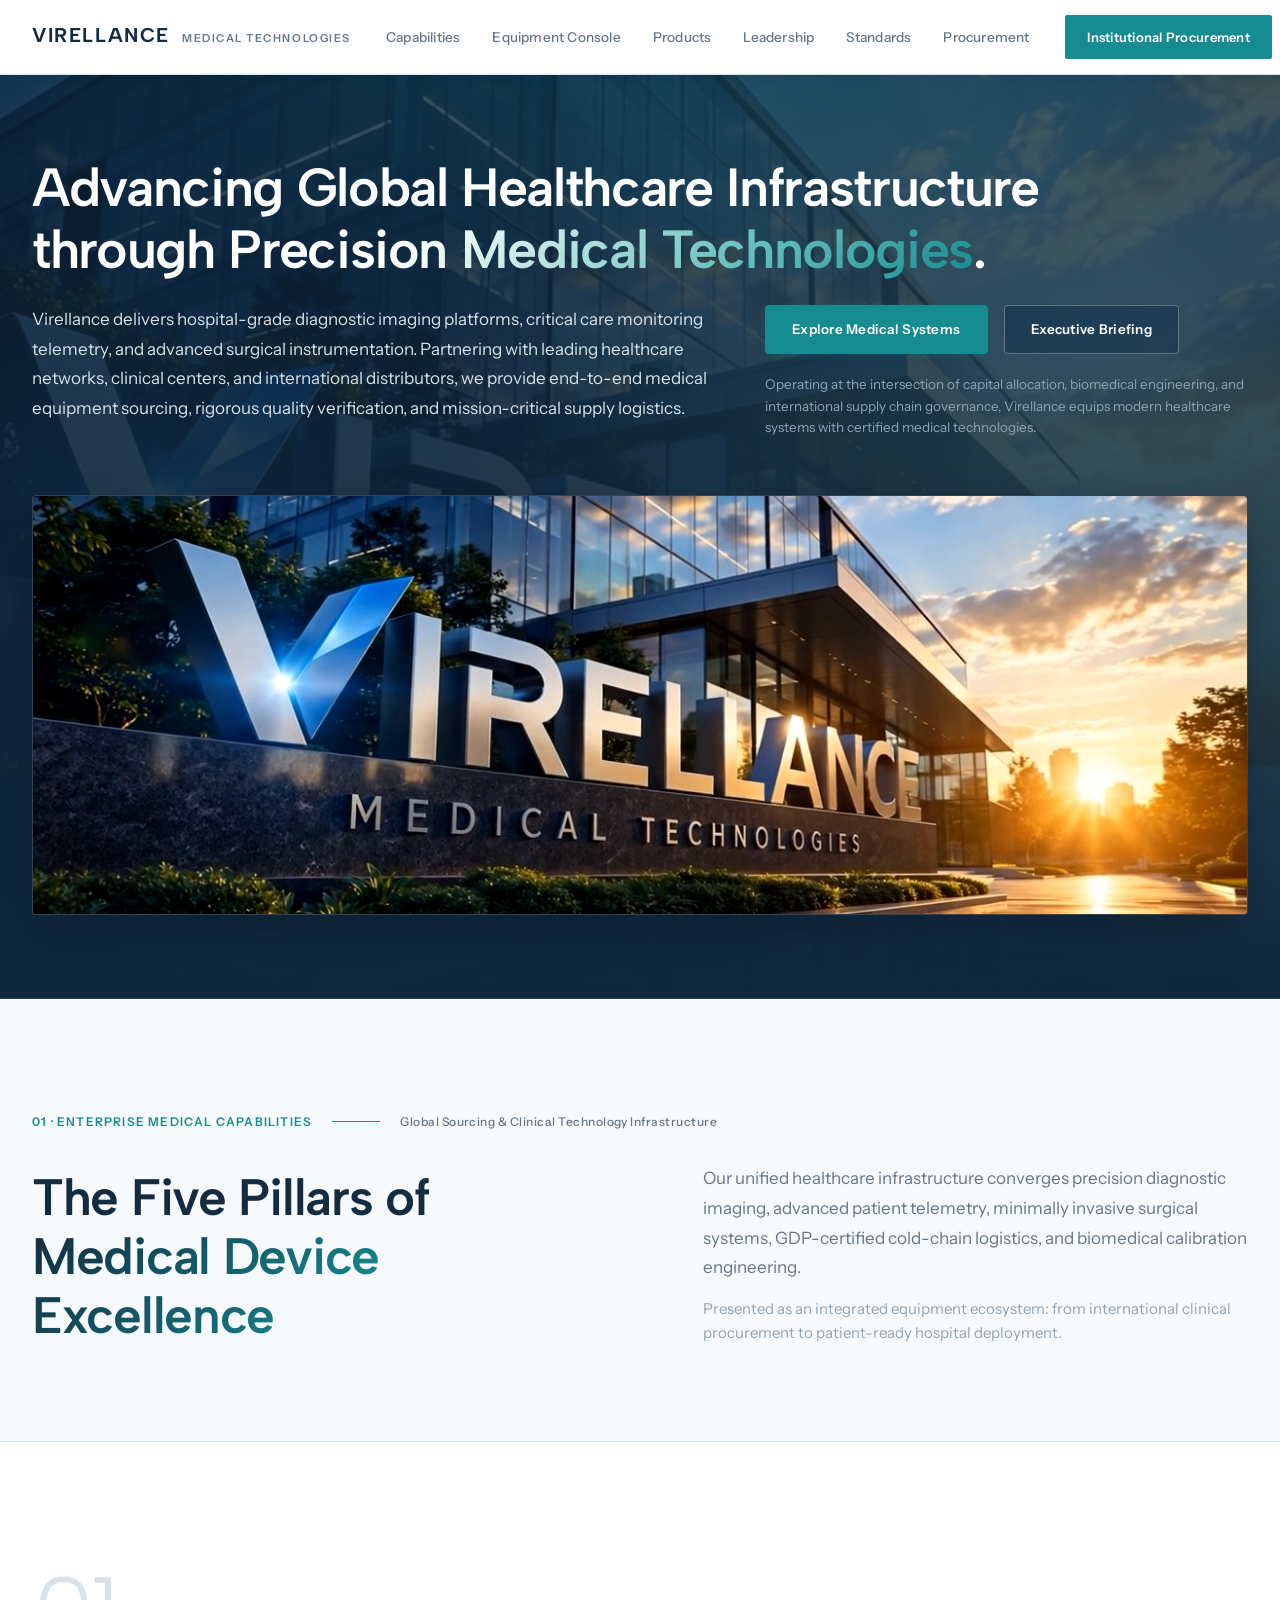
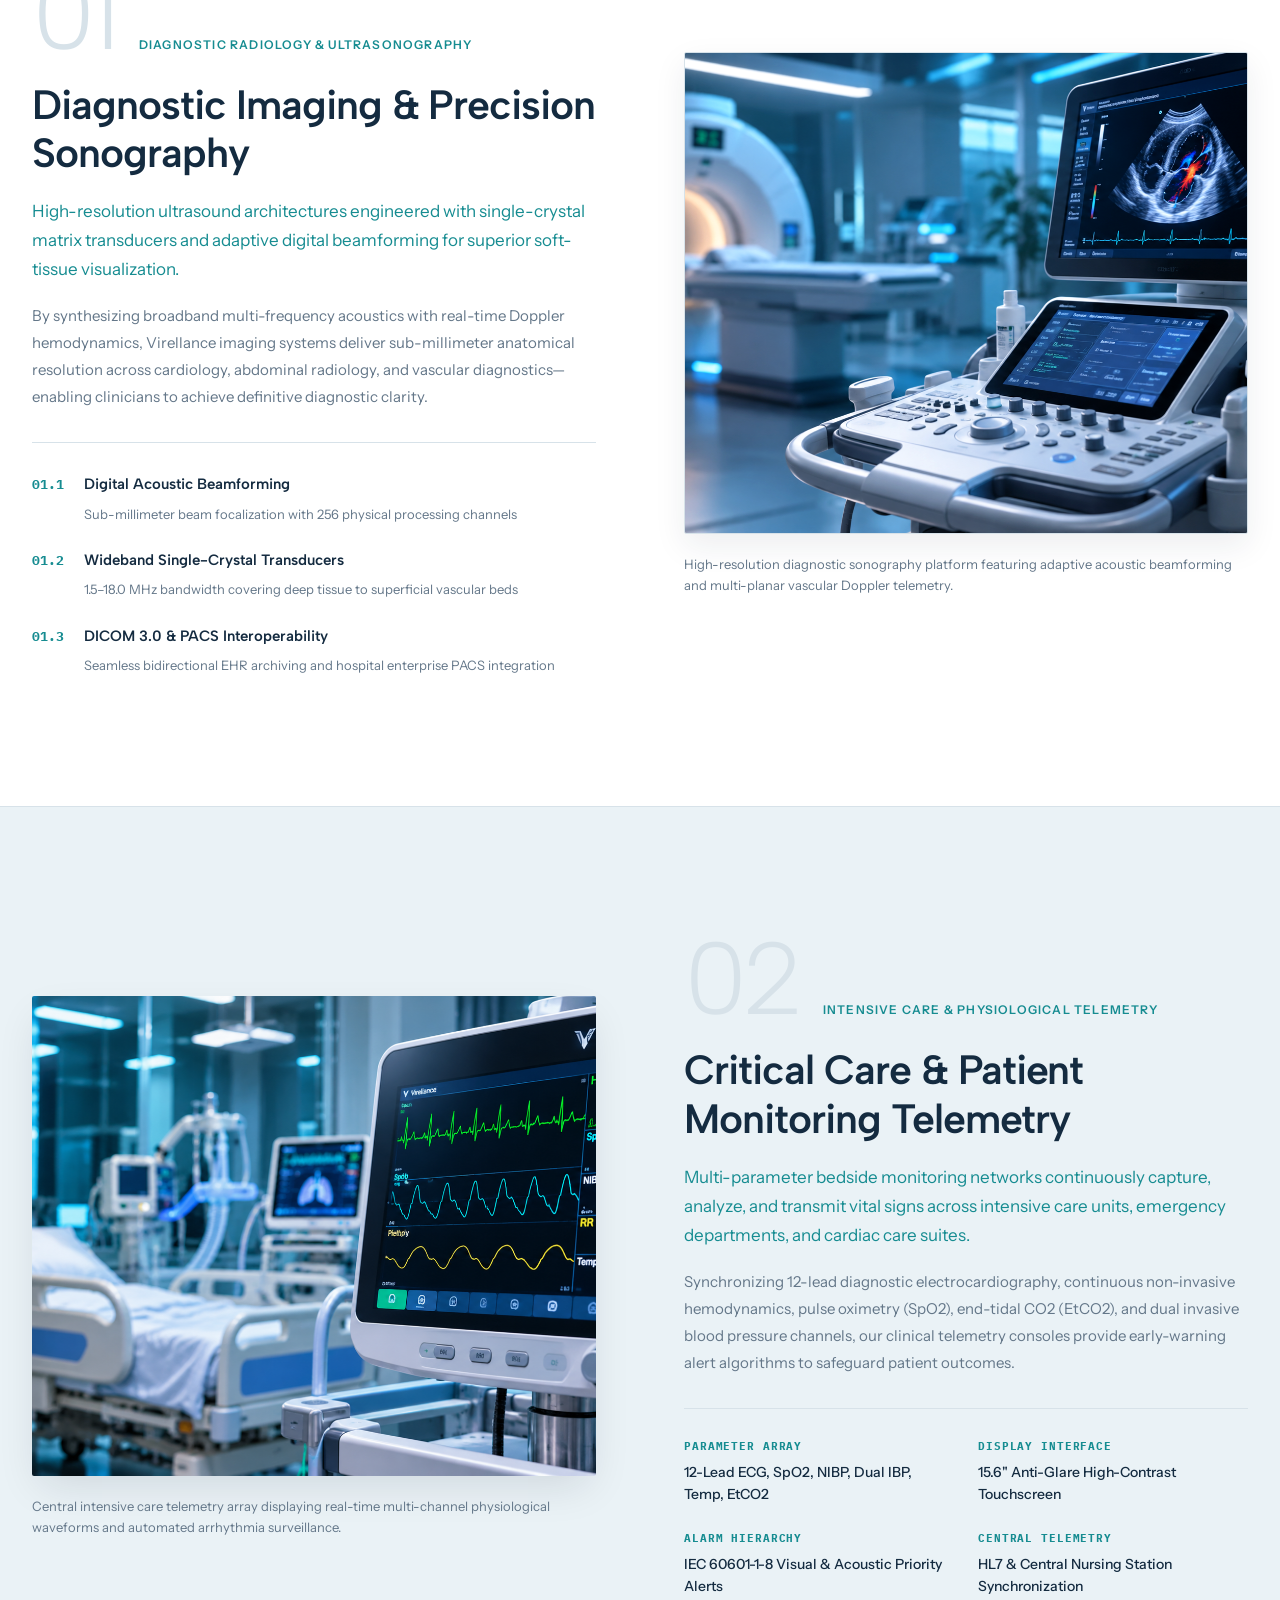
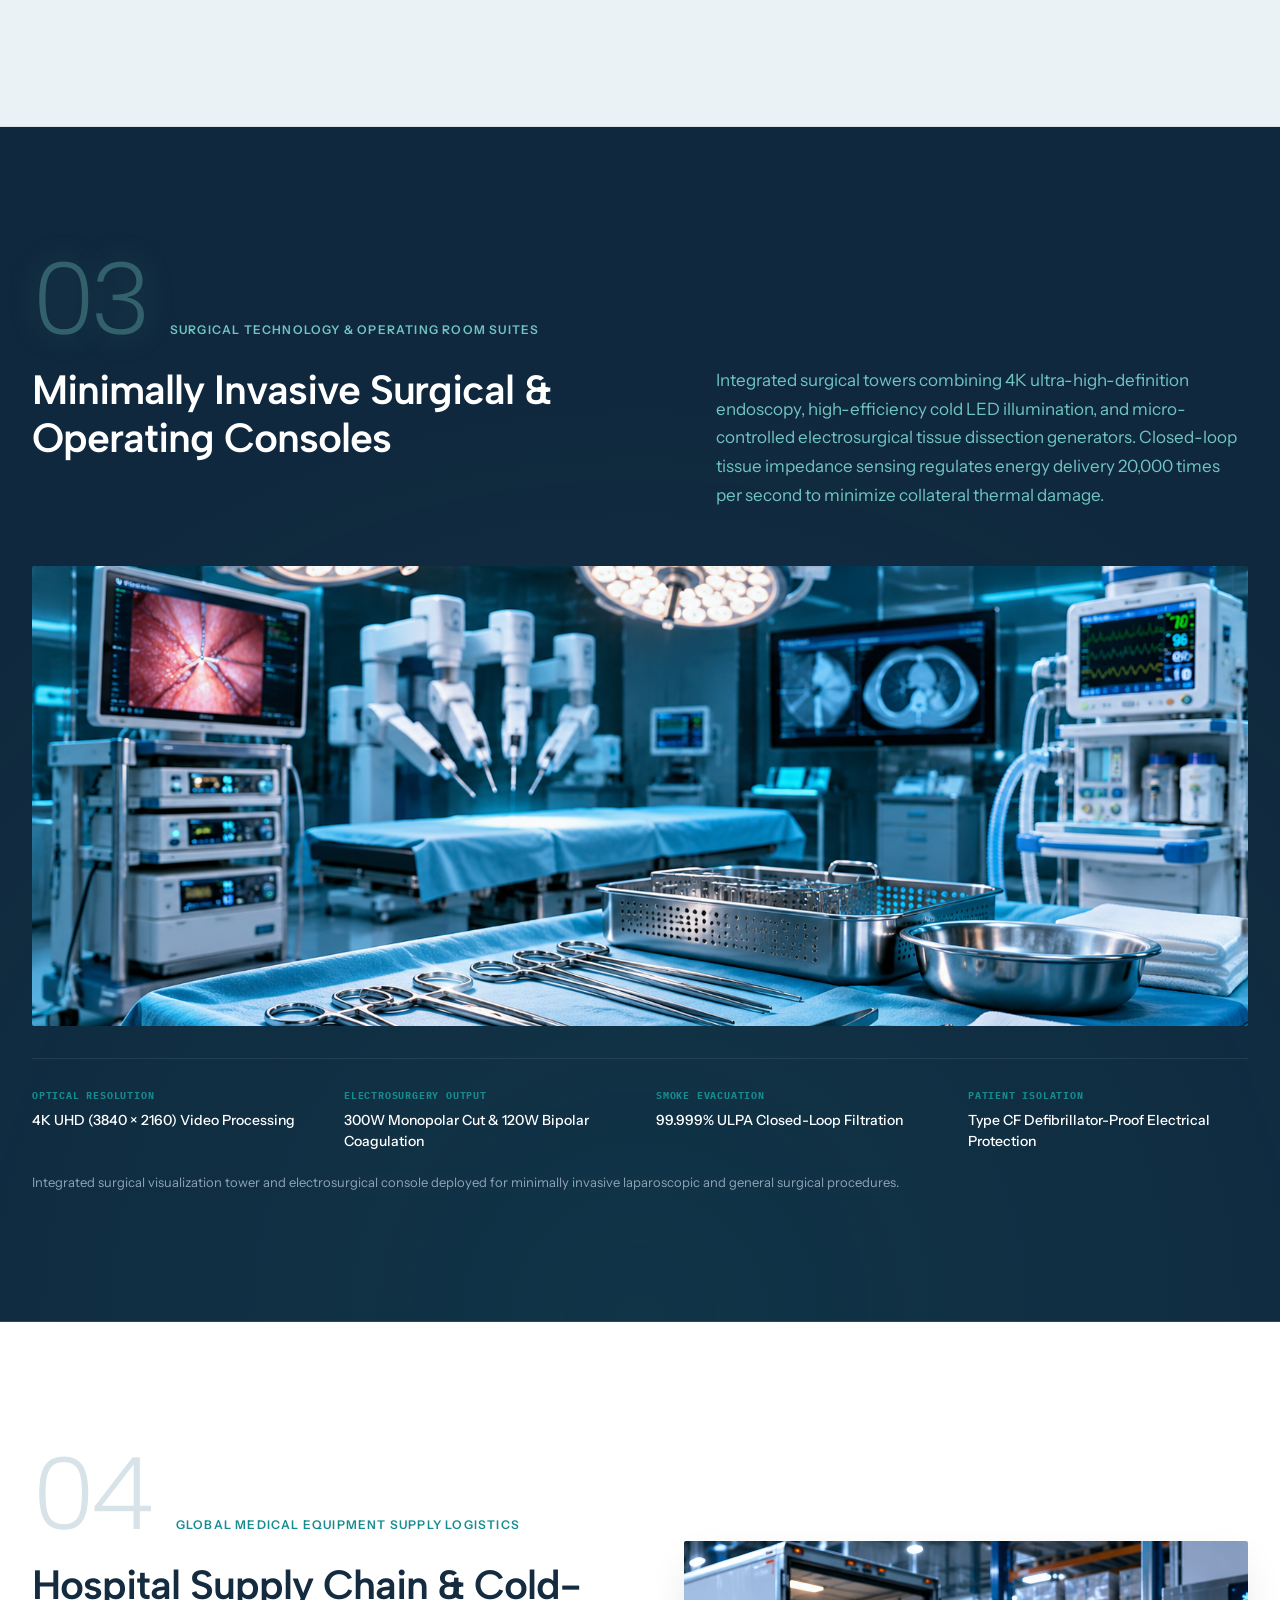
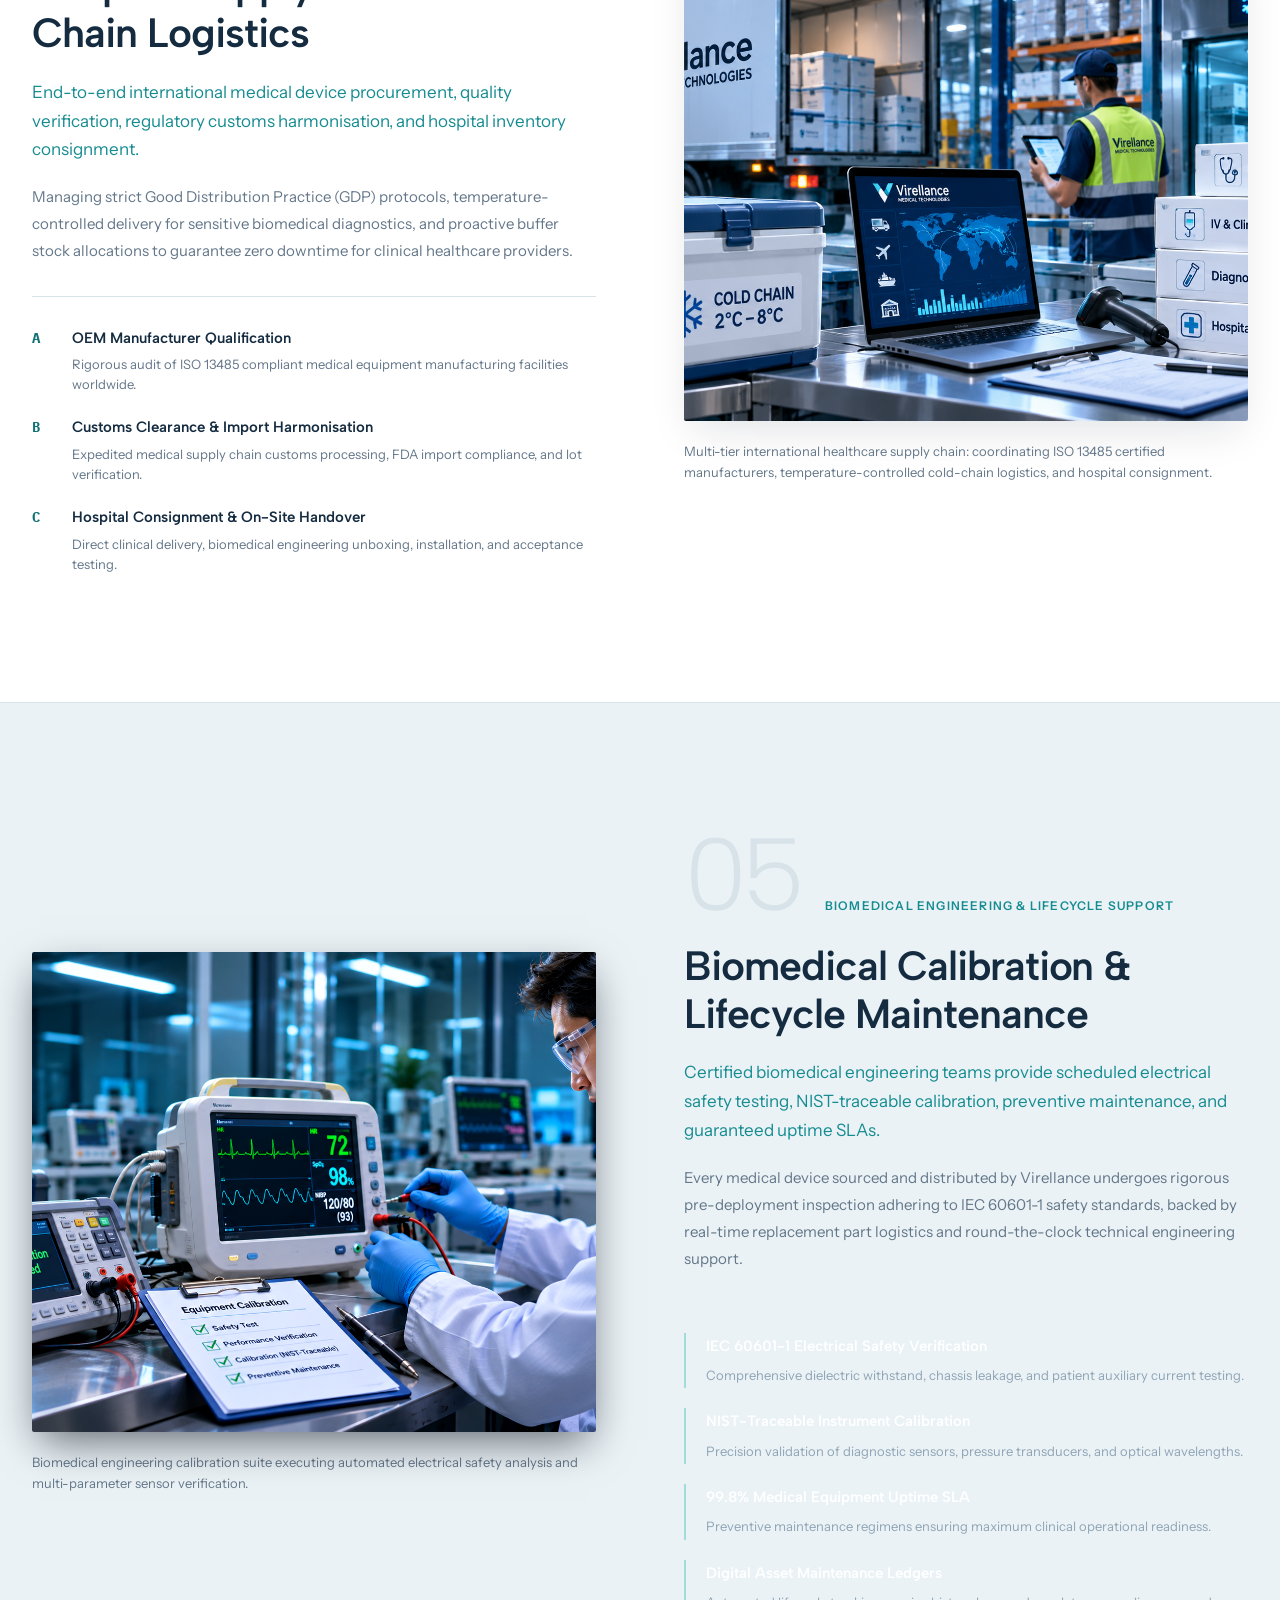
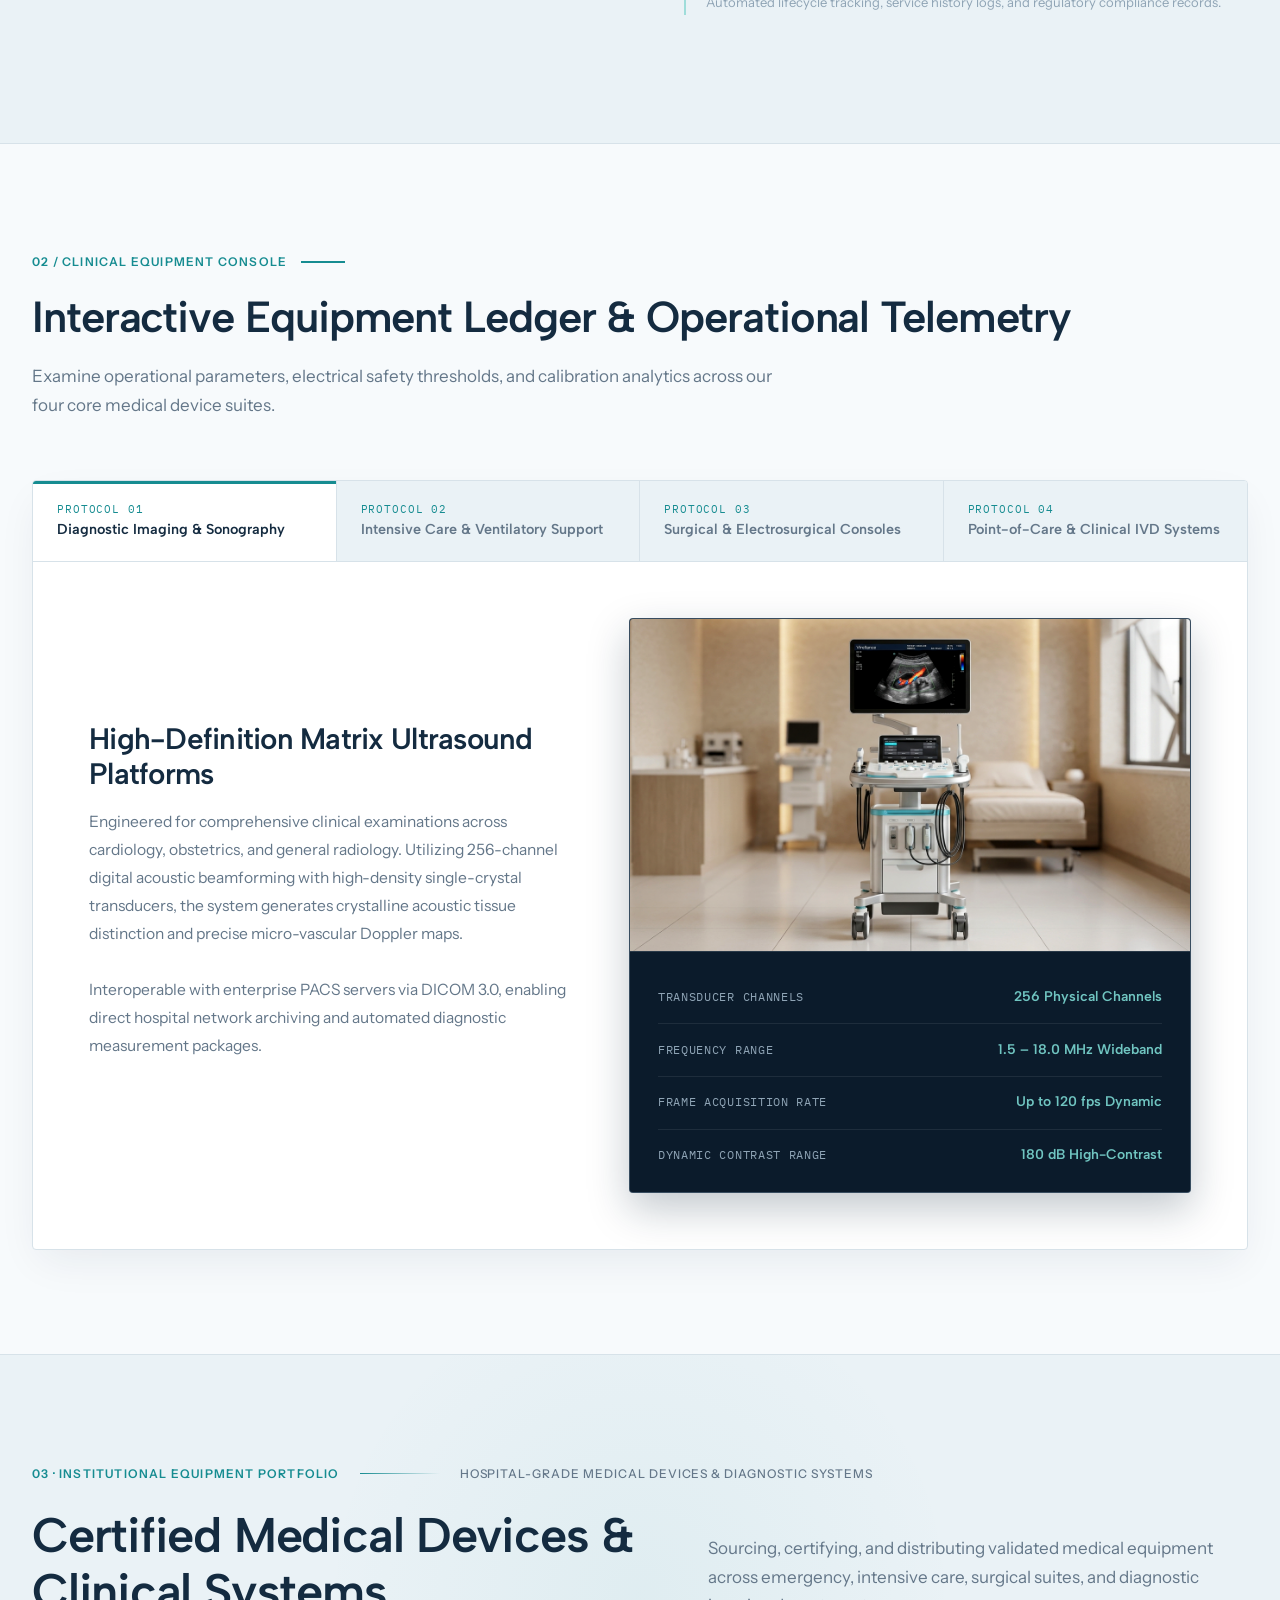
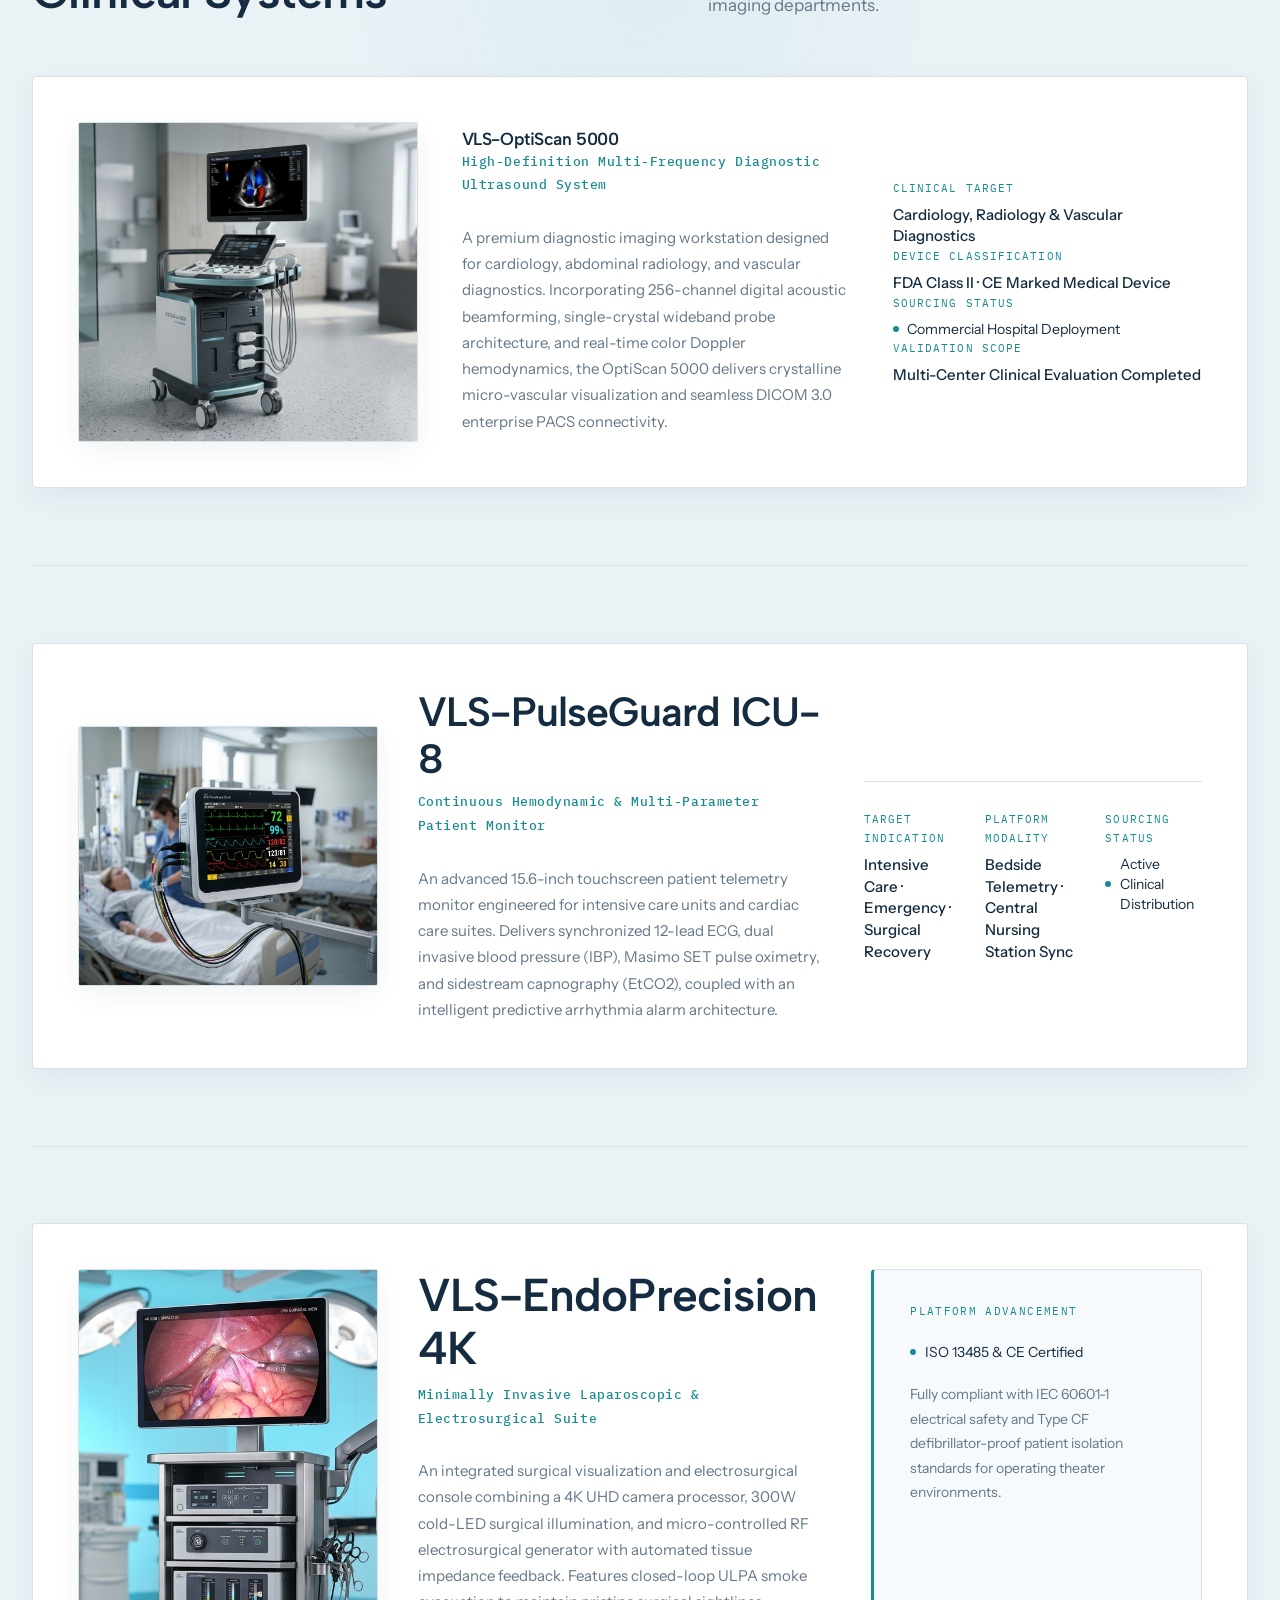
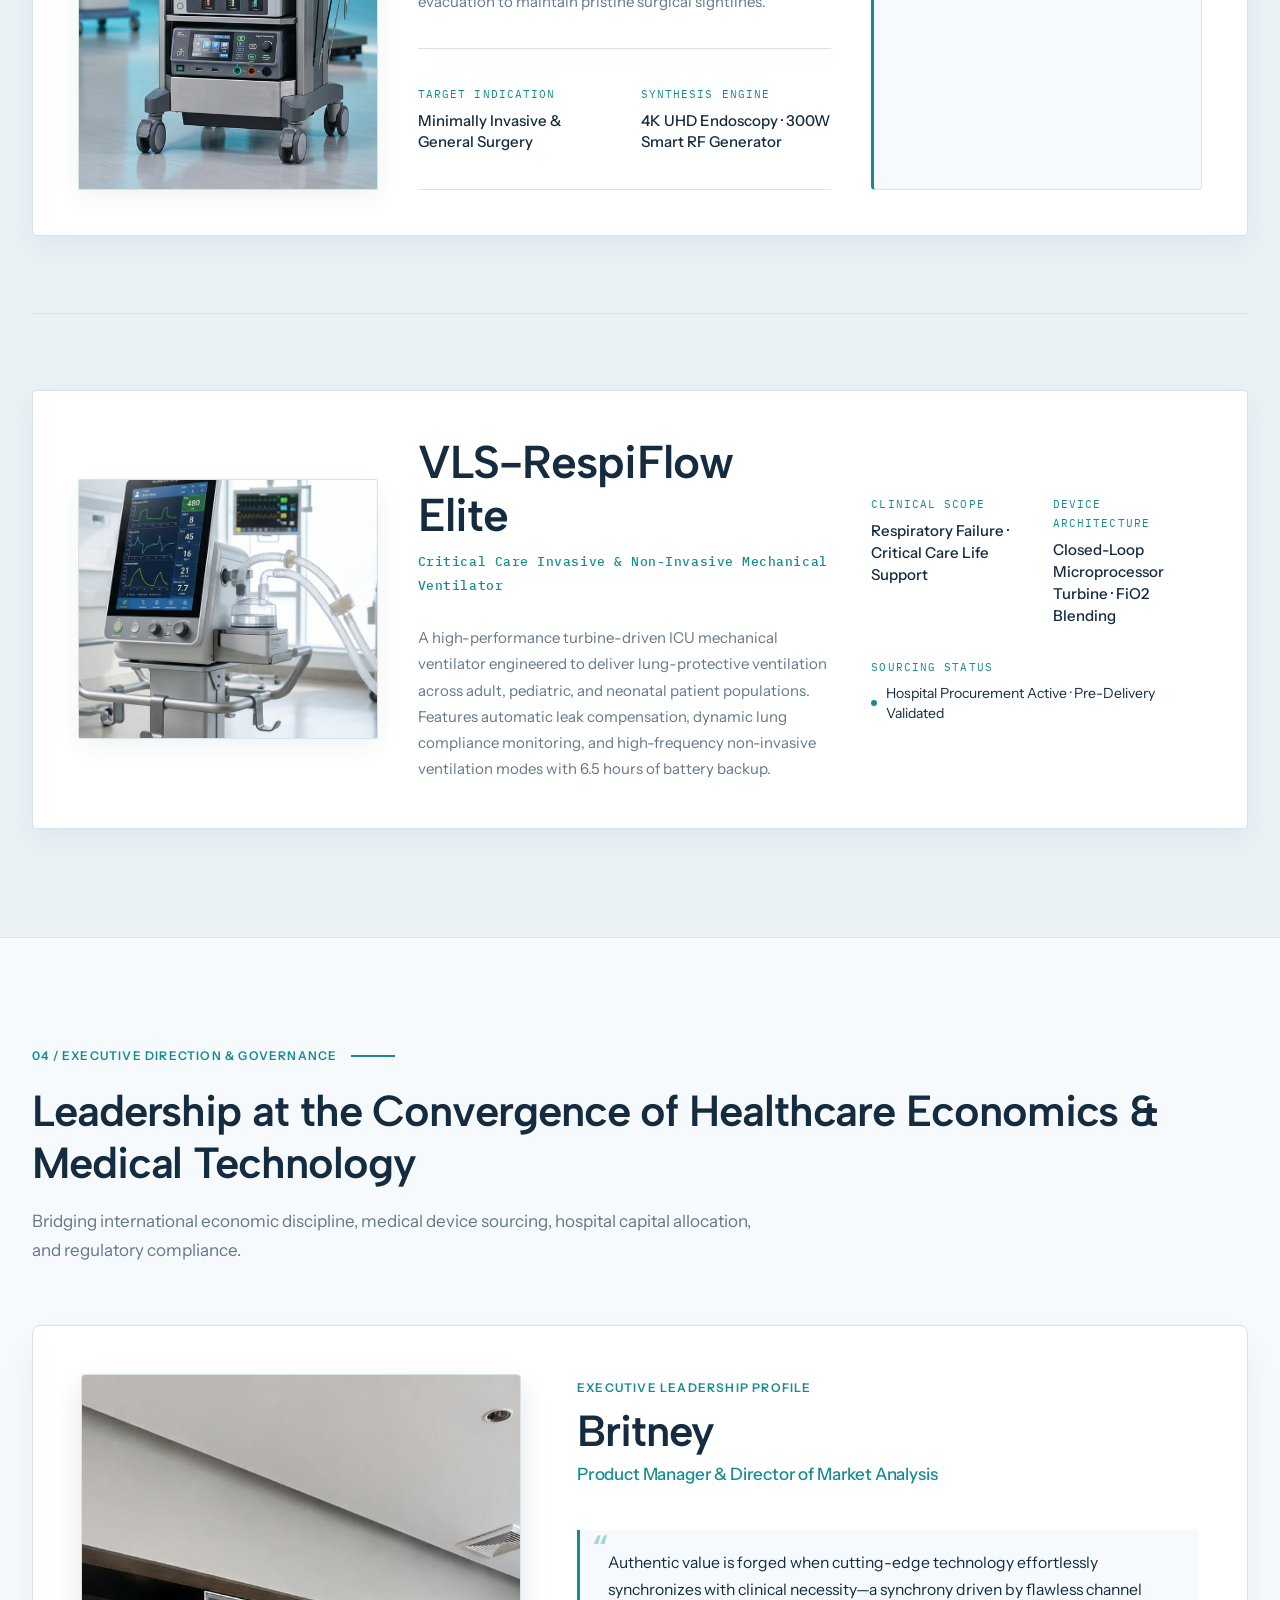
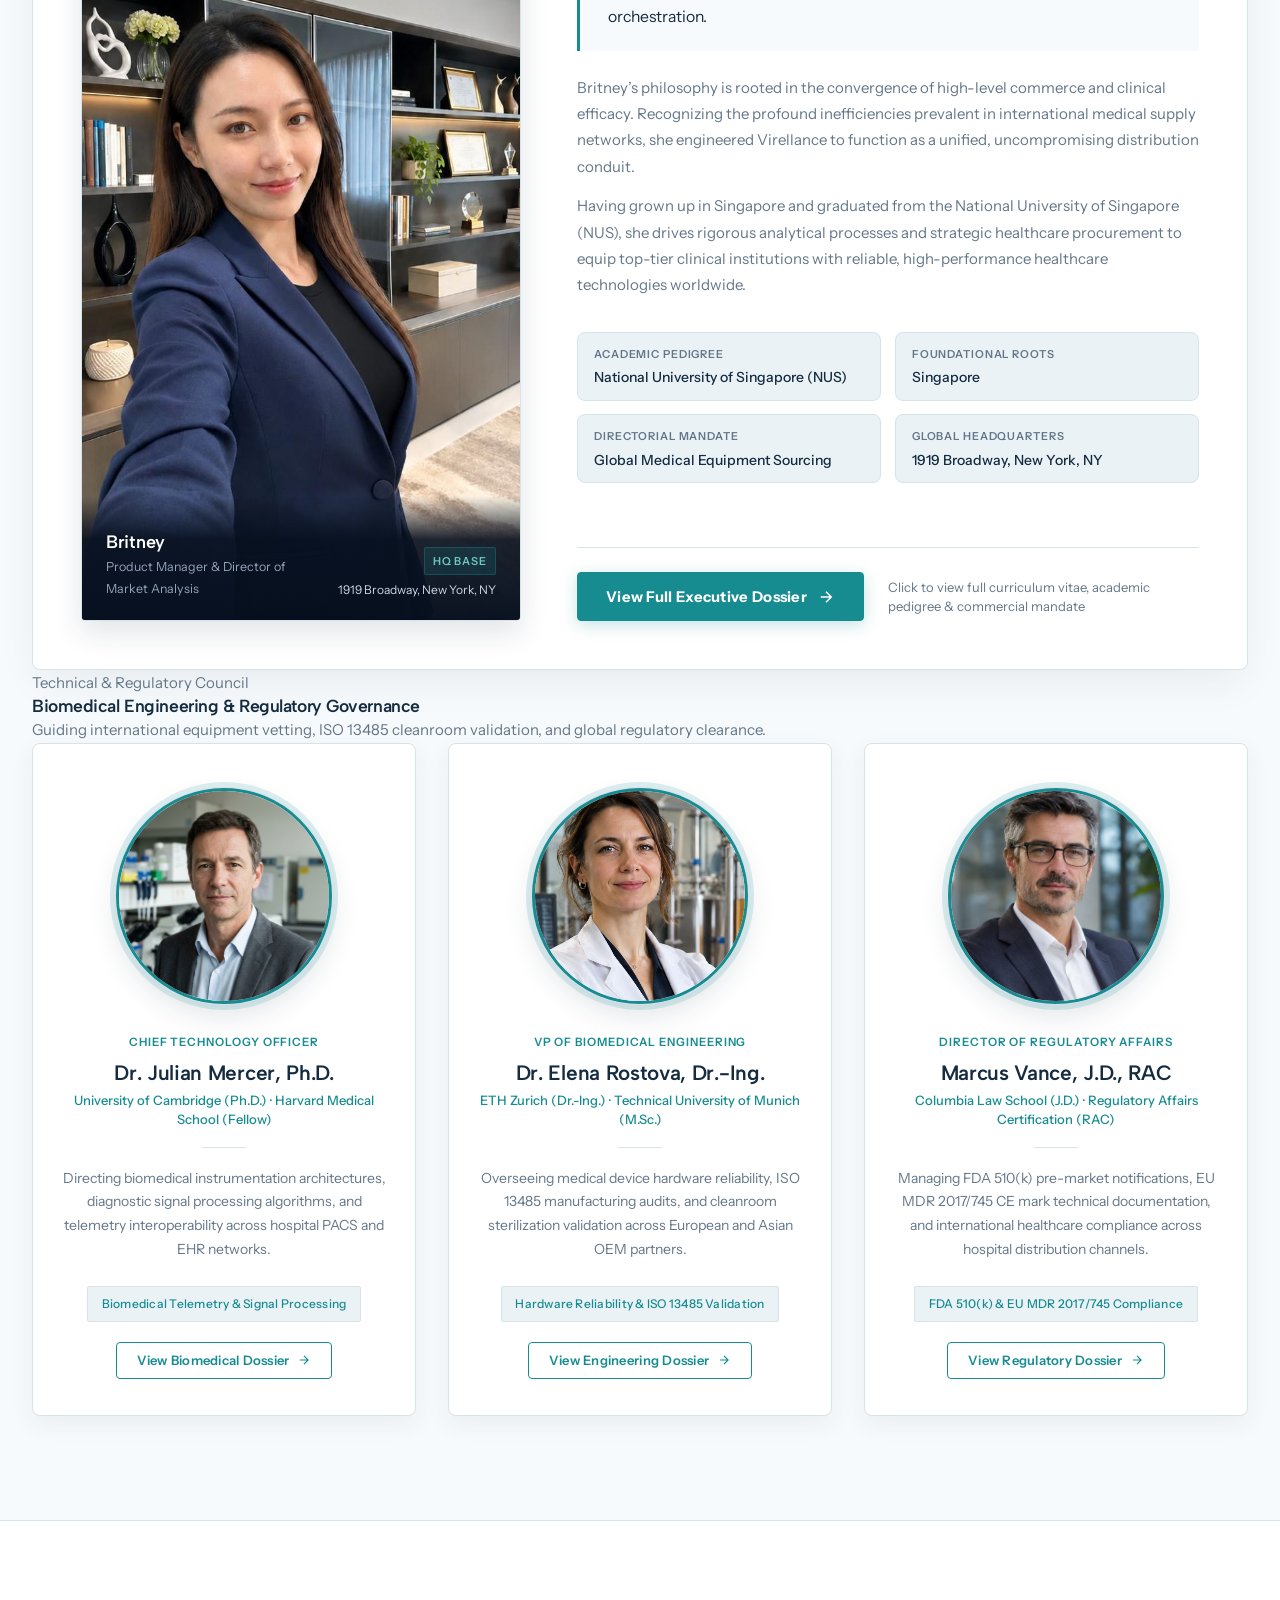
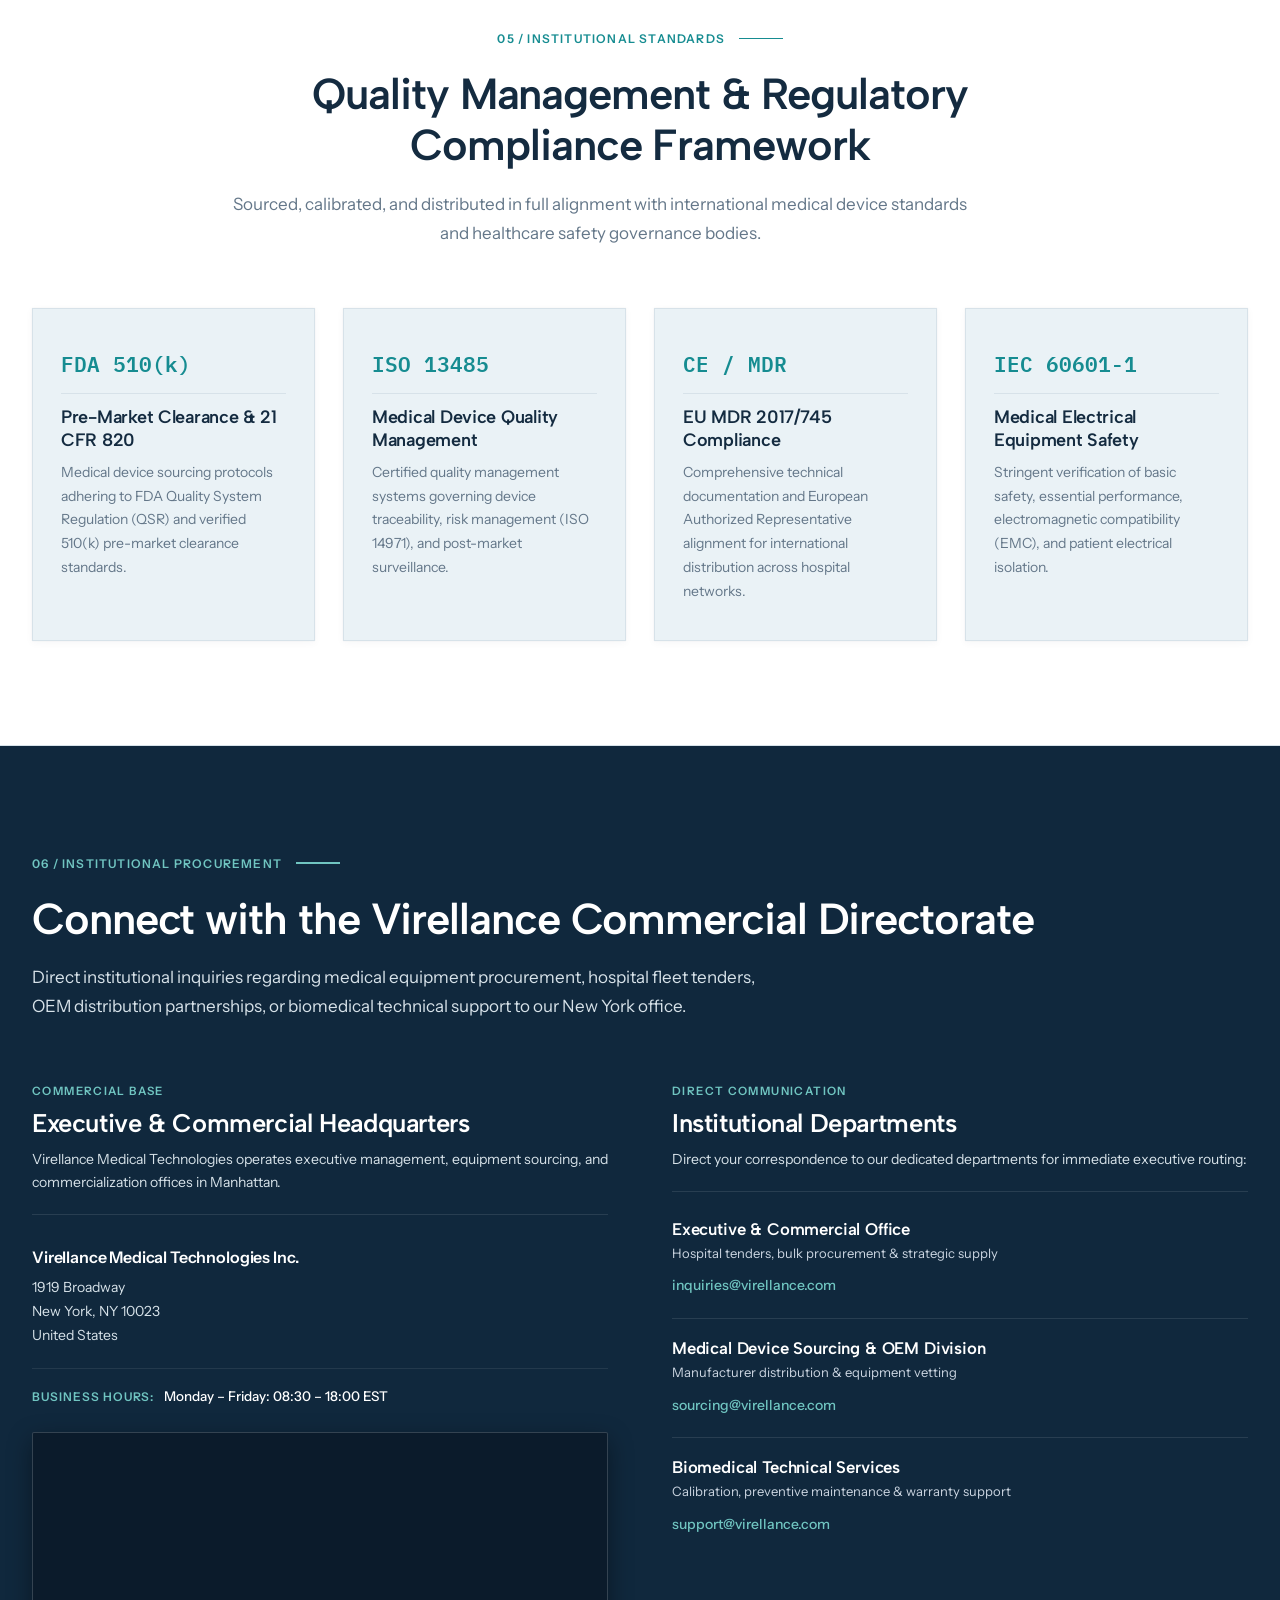
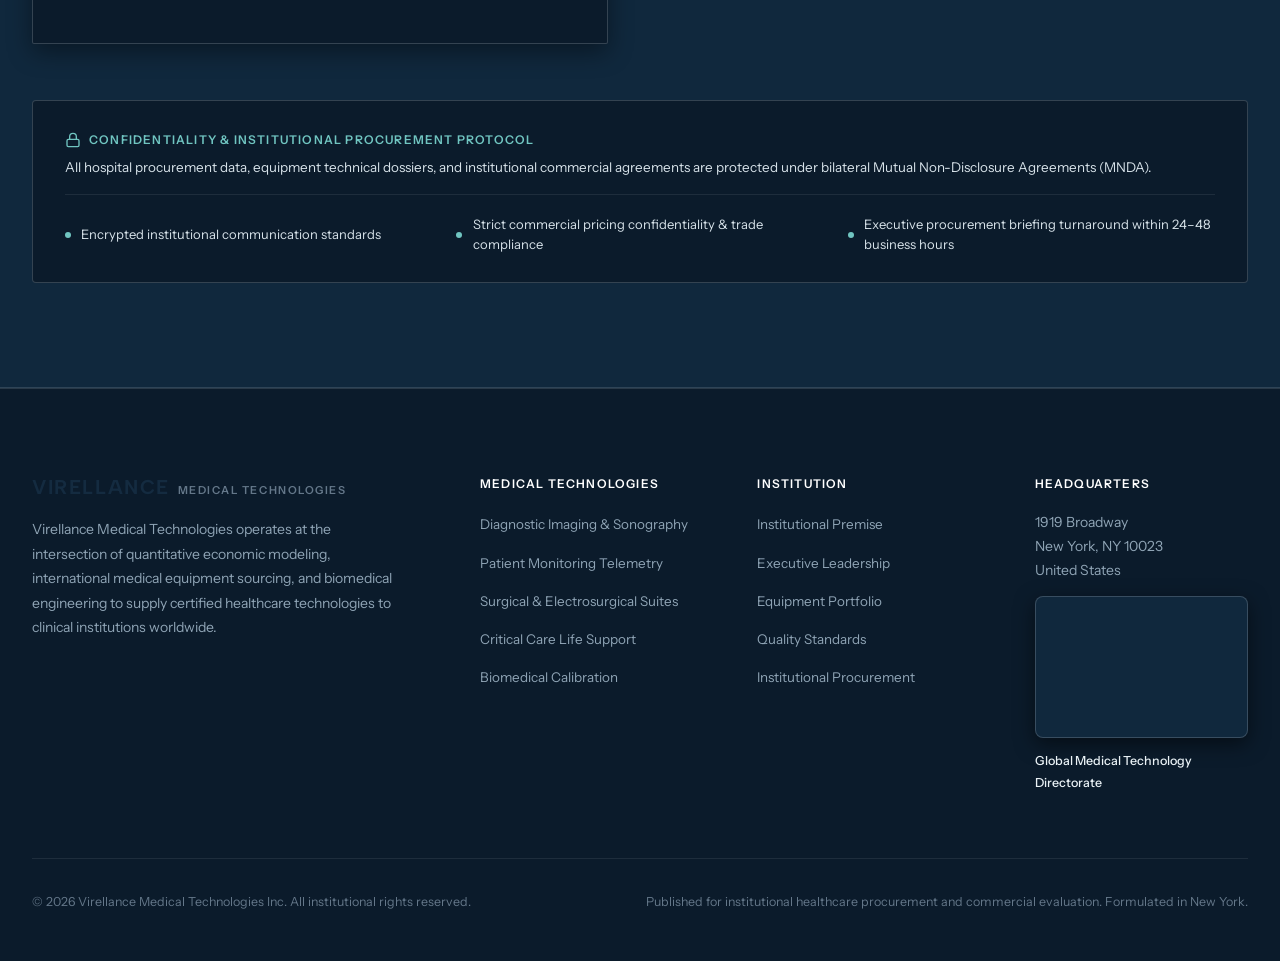
<file: index.html>
<!DOCTYPE html>
<html lang="en">

<head>
  <meta charset="UTF-8">
  <meta name="viewport" content="width=device-width, initial-scale=1.0">
  <title>Virellance Medical Technologies &mdash; International Medical Equipment &amp; Healthcare Systems</title>
  <meta name="description"
    content="Virellance Medical Technologies is an international medical equipment enterprise delivering diagnostic imaging systems, patient monitoring telemetry, surgical instrumentation, and global healthcare supply solutions.">
  <meta name="keywords"
    content="Virellance Medical Technologies, medical equipment sourcing, diagnostic imaging, patient monitoring telemetry, hospital equipment distribution, surgical instruments, clinical devices New York, Britney Product Manager">
  <meta name="author" content="Virellance Medical Technologies">

  <!-- Open Graph / Social Link Preview -->
  <meta property="og:type" content="website">
  <meta property="og:site_name" content="Virellance Medical Technologies">
  <meta property="og:title" content="Virellance Medical Technologies &mdash; International Medical Equipment &amp; Healthcare Systems">
  <meta property="og:description"
    content="Advanced clinical diagnostic equipment, patient monitoring telemetry, and global healthcare supply chain infrastructure.">
  <meta property="og:image" content="https://codeandcrafted.github.io/Virellance/assets/Preview.jpg?v=3">
  <meta property="og:image:secure_url" content="https://codeandcrafted.github.io/Virellance/assets/Preview.jpg?v=3">
  <meta property="og:image:width" content="1200">
  <meta property="og:image:height" content="675">
  <meta property="og:image:type" content="image/jpeg">
  <meta property="og:image:alt" content="Virellance Medical Technologies &mdash; Advanced Medical Solutions for Modern Healthcare">

  <!-- Twitter Card Preview -->
  <meta name="twitter:card" content="summary_large_image">
  <meta name="twitter:title" content="Virellance Medical Technologies &mdash; International Medical Equipment &amp; Healthcare Systems">
  <meta name="twitter:description"
    content="Advanced clinical diagnostic equipment, patient monitoring telemetry, and global healthcare supply chain infrastructure.">
  <meta name="twitter:image" content="https://codeandcrafted.github.io/Virellance/assets/Preview.jpg?v=3">

  <!-- Favicon (Virellance Medical Technologies V-Heartbeat Crest) -->
  <link rel="icon" type="image/png" sizes="32x32" href="./assets/favicon-32x32.png">
  <link rel="icon" type="image/png" sizes="16x16" href="./assets/favicon-16x16.png">
  <link rel="apple-touch-icon" sizes="180x180" href="./assets/apple-touch-icon.png">
  <link rel="icon" type="image/png" sizes="192x192" href="./assets/android-chrome-192x192.png">
  <link rel="icon" type="image/png" sizes="512x512" href="./assets/android-chrome-512x512.png">
  <link rel="shortcut icon" href="./favicon.ico">

  <!-- Contemporary Editorial Sans-Serif Typography: Albert Sans + Instrument Sans + IBM Plex Mono -->
  <link rel="preconnect" href="https://fonts.googleapis.com">
  <link rel="preconnect" href="https://fonts.gstatic.com" crossorigin>
  <link
    href="https://fonts.googleapis.com/css2?family=Albert+Sans:ital,wght@0,300;0,400;0,500;0,600;0,700;1,400;1,600&family=IBM+Plex+Mono:ital,wght@0,400;0,500;0,600;1,400&family=Instrument+Sans:ital,wght@0,400;0,500;0,600;0,700;1,400;1,600&display=swap"
    rel="stylesheet">

  <!-- Core Institutional Stylesheet (Relative Path for GitHub Pages compatibility) -->
  <link rel="stylesheet" href="./css/style.css">
</head>

<body>

  <!-- ==========================================================================
       Institutional Masthead
       ========================================================================== -->
  <header class="site-masthead" role="banner">
    <div class="container masthead-inner">
      <a href="#" class="brand-masthead" aria-label="Virellance Medical Technologies Homepage">
        <div class="brand-text-wrap">
          <span class="brand-name">VIRELLANCE</span>
          <span class="brand-descriptor">MEDICAL TECHNOLOGIES</span>
        </div>
      </a>

      <nav role="navigation" aria-label="Institutional Sections">
        <ul class="masthead-nav">
          <li><a href="#platform" class="masthead-link">Capabilities</a></li>
          <li><a href="#workbench" class="masthead-link">Equipment Console</a></li>
          <li><a href="#pipeline" class="masthead-link">Products</a></li>
          <li><a href="#leadership" class="masthead-link">Leadership</a></li>
          <li><a href="#accreditation" class="masthead-link">Standards</a></li>
          <li><a href="#liaison" class="masthead-link">Procurement</a></li>
          <li class="mobile-cta-item">
            <a href="#liaison" class="masthead-liaison-btn mobile-cta-btn masthead-link">Institutional Procurement</a>
          </li>
        </ul>
      </nav>

      <div class="masthead-actions">
        <a href="#liaison" class="masthead-liaison-btn desktop-only">Institutional Procurement</a>
        <button class="mobile-toggle-btn" aria-label="Toggle Navigation Drawer" aria-expanded="false">
          <span></span>
          <span></span>
          <span></span>
        </button>
      </div>
    </div>
  </header>

  <!-- ==========================================================================
       Hero Section: Deep Midnight Navy Canvas with Precision Medical Technology Focus
       ========================================================================== -->
  <section class="hero-monumental" id="hero">
    <!-- Ambient Video & Biological Motion Background Layer -->
    <div class="hero-video-bg-container" aria-hidden="true">
      <canvas class="hero-ambient-canvas" id="hero-ambient-canvas"></canvas>
      <video class="hero-video-bg" id="hero-bg-video" autoplay muted loop playsinline preload="auto"
        poster="./assets/virellance-hq-hero-poster.jpg">
        <source src="./assets/virellance-hq-hero.mp4" type="video/mp4">
      </video>
      <div class="hero-video-overlay"></div>
    </div>

    <div class="container">
      <div class="hero-top-stage">
        <h1 class="hero-main-title">
          Advancing Global Healthcare Infrastructure through <span class="biotext-gradient">Precision Medical Technologies</span>.
        </h1>

        <div class="hero-statement-grid">
          <p class="hero-lead-text">
            Virellance delivers hospital-grade diagnostic imaging platforms, critical care monitoring telemetry, and
            advanced surgical instrumentation. Partnering with leading healthcare networks, clinical centers, and
            international distributors, we provide end-to-end medical equipment sourcing, rigorous quality verification,
            and mission-critical supply logistics.
          </p>
          <div class="hero-action-cluster">
            <div class="hero-btn-row">
              <a href="#platform" class="btn btn-teal">Explore Medical Systems</a>
              <a href="#leadership" class="btn btn-navy-outline">Executive Briefing</a>
            </div>
            <p class="hero-subnote">
              Operating at the intersection of capital allocation, biomedical engineering, and international supply chain
              governance, Virellance equips modern healthcare systems with certified medical technologies.
            </p>
          </div>
        </div>
      </div>

      <!-- Layered Panoramic Scientific Plate -->
      <div class="hero-visual-panoramic">
        <div class="panoramic-frame">
          <video class="panoramic-video" id="panoramic-hero-video" autoplay muted loop playsinline preload="auto"
            poster="./assets/virellance-hq-hero-poster.jpg">
            <source src="./assets/virellance-hq-hero.mp4" type="video/mp4">
            <img src="./assets/virellance-hq-hero-poster.jpg"
              alt="Virellance Medical Technologies Corporate Headquarters" loading="eager">
          </video>
        </div>
      </div>
    </div>
  </section>

  <!-- ==========================================================================
       Section 01: The Five Pillars of Medical Device Excellence
       Continuous Editorial Scientific Journey (Open, Unboxed, Asymmetrical Rhythms)
       ========================================================================== -->
  <section class="platform-journey" id="platform">

    <!-- 00. Section Prologue: Fluid Editorial Masthead -->
    <header class="journey-prologue">
      <div class="container">
        <div class="prologue-meta">
          <span class="prologue-tag">01 &middot; Enterprise Medical Capabilities</span>
          <span class="prologue-rule"></span>
          <span class="prologue-subtag">Global Sourcing &amp; Clinical Technology Infrastructure</span>
        </div>
        <div class="prologue-headline-grid">
          <h2 class="prologue-title">
            The Five Pillars of<br><span class="biotext-gradient">Medical Device Excellence</span>
          </h2>
          <div class="prologue-statement">
            <p class="prologue-lead">
              Our unified healthcare infrastructure converges precision diagnostic imaging, advanced patient telemetry,
              minimally invasive surgical systems, GDP-certified cold-chain logistics, and biomedical calibration engineering.
            </p>
            <p class="prologue-context">
              Presented as an integrated equipment ecosystem: from international clinical procurement to patient-ready hospital deployment.
            </p>
          </div>
        </div>
      </div>
    </header>

    <!-- ========================================================================
         PILLAR 01: Diagnostic Imaging & Precision Sonography
         Canvas: Midnight Navy | Large Numeral 01 | High-Resolution Diagnostic Console
         ======================================================================== -->
    <div class="journey-chapter chapter-midnight" id="pillar-01">
      <div class="container">
        <div class="chapter-grid-split">

          <!-- Editorial Column -->
          <div class="chapter-content">
            <div class="chapter-numeral-lockup">
              <span class="chapter-giant-num">01</span>
              <div class="chapter-badge-group">
                <span class="chapter-discipline">Diagnostic Radiology &amp; Ultrasonography</span>
              </div>
            </div>

            <h3 class="chapter-headline">Diagnostic Imaging &amp; Precision Sonography</h3>

            <p class="chapter-lead">
              High-resolution ultrasound architectures engineered with single-crystal matrix transducers and adaptive digital beamforming for superior soft-tissue visualization.
            </p>
            <p class="chapter-body">
              By synthesizing broadband multi-frequency acoustics with real-time Doppler hemodynamics, Virellance imaging systems deliver sub-millimeter anatomical resolution across cardiology, abdominal radiology, and vascular diagnostics&mdash;enabling clinicians to achieve definitive diagnostic clarity.
            </p>

            <div class="chapter-data-stream">
              <div class="stream-item">
                <span class="stream-index">01.1</span>
                <div class="stream-text">
                  <strong>Digital Acoustic Beamforming</strong>
                  <span>Sub-millimeter beam focalization with 256 physical processing channels</span>
                </div>
              </div>
              <div class="stream-item">
                <span class="stream-index">01.2</span>
                <div class="stream-text">
                  <strong>Wideband Single-Crystal Transducers</strong>
                  <span>1.5&ndash;18.0 MHz bandwidth covering deep tissue to superficial vascular beds</span>
                </div>
              </div>
              <div class="stream-item">
                <span class="stream-index">01.3</span>
                <div class="stream-text">
                  <strong>DICOM 3.0 &amp; PACS Interoperability</strong>
                  <span>Seamless bidirectional EHR archiving and hospital enterprise PACS integration</span>
                </div>
              </div>
            </div>
          </div>

          <!-- Clean Scientific Visual -->
          <div class="chapter-visual-open">
            <div class="bio-microscopy-stage">
              <div class="microscopy-image-blend">
                <img src="./assets/advanced-cardiac-imaging-suite.png"
                  alt="Ultrasound Diagnostic Imaging Room featuring Modern Ultrasound Console with Cardiac Doppler Imaging" loading="lazy">
              </div>
              <p class="chapter-caption">
                High-resolution diagnostic sonography platform featuring adaptive acoustic beamforming and multi-planar vascular Doppler telemetry.
              </p>
            </div>
          </div>

        </div>
      </div>
    </div>

    <!-- ========================================================================
         PILLAR 02: Critical Care & Patient Monitoring Telemetry
         Canvas: Pure Clinical White | Large Numeral 02 | High-Contrast Clean Room
         ======================================================================== -->
    <div class="journey-chapter chapter-light" id="pillar-02">
      <div class="container">
        <div class="chapter-grid-split reverse-flow">

          <!-- Editorial Column -->
          <div class="chapter-content">
            <div class="chapter-numeral-lockup">
              <span class="chapter-giant-num">02</span>
              <div class="chapter-badge-group">
                <span class="chapter-discipline">Intensive Care &amp; Physiological Telemetry</span>
              </div>
            </div>

            <h3 class="chapter-headline">Critical Care &amp; Patient Monitoring Telemetry</h3>

            <p class="chapter-lead">
              Multi-parameter bedside monitoring networks continuously capture, analyze, and transmit vital signs across intensive care units, emergency departments, and cardiac care suites.
            </p>
            <p class="chapter-body">
              Synchronizing 12-lead diagnostic electrocardiography, continuous non-invasive hemodynamics, pulse oximetry (SpO2), end-tidal CO2 (EtCO2), and dual invasive blood pressure channels, our clinical telemetry consoles provide early-warning alert algorithms to safeguard patient outcomes.
            </p>

            <div class="chapter-spec-columns">
              <div class="spec-col">
                <span class="spec-label">PARAMETER ARRAY</span>
                <span class="spec-val">12-Lead ECG, SpO2, NIBP, Dual IBP, Temp, EtCO2</span>
              </div>
              <div class="spec-col">
                <span class="spec-label">DISPLAY INTERFACE</span>
                <span class="spec-val">15.6&quot; Anti-Glare High-Contrast Touchscreen</span>
              </div>
              <div class="spec-col">
                <span class="spec-label">ALARM HIERARCHY</span>
                <span class="spec-val">IEC 60601-1-8 Visual &amp; Acoustic Priority Alerts</span>
              </div>
              <div class="spec-col">
                <span class="spec-label">CENTRAL TELEMETRY</span>
                <span class="spec-val">HL7 &amp; Central Nursing Station Synchronization</span>
              </div>
            </div>
          </div>

          <!-- Open Visual Plate -->
          <div class="chapter-visual-open">
            <div class="cleanroom-visual-stage">
              <div class="cleanroom-image-frame">
                <img src="./assets/icu-monitor-vital-signs-display.png"
                  alt="Bedside Multiparameter Patient Monitor in Intensive Care Unit with Real-Time ECG Waveforms"
                  loading="lazy">
              </div>
              <p class="chapter-caption">
                Central intensive care telemetry array displaying real-time multi-channel physiological waveforms and automated arrhythmia surveillance.
              </p>
            </div>
          </div>

        </div>
      </div>
    </div>

    <!-- ========================================================================
         PILLAR 03: Minimally Invasive Surgical & Operating Consoles
         Canvas: Deep Industrial Indigo | Large Numeral 03 | High-Tech Surgical Console
         ======================================================================== -->
    <div class="journey-chapter chapter-bioprocess" id="pillar-03">
      <div class="container">

        <div class="chapter-banner-header">
          <div class="chapter-numeral-lockup">
            <span class="chapter-giant-num">03</span>
            <div class="chapter-badge-group">
              <span class="chapter-discipline">Surgical Technology &amp; Operating Room Suites</span>
            </div>
          </div>
          <div class="chapter-headline-split">
            <h3 class="chapter-headline">Minimally Invasive Surgical &amp; Operating Consoles</h3>
            <p class="chapter-lead">
              Integrated surgical towers combining 4K ultra-high-definition endoscopy, high-efficiency cold LED illumination, and micro-controlled electrosurgical tissue dissection generators. Closed-loop tissue impedance sensing regulates energy delivery 20,000 times per second to minimize collateral thermal damage.
            </p>
          </div>
        </div>

        <!-- Wide Integration Stage -->
        <div class="panoramic-bioreactor-stage">
          <div class="panoramic-bioreactor-wrap">
            <img src="./assets/high-tech-surgical-suite-blue-light.png"
              alt="Operating Room Suite featuring Surgical Instruments, Sterile Equipment, Surgical Lights, and Robotic Surgical Arms"
              loading="lazy">
          </div>

          <div class="panoramic-telemetry-overlay">
            <div class="telemetry-facet">
              <span class="tf-label">OPTICAL RESOLUTION</span>
              <span class="tf-val">4K UHD (3840 &times; 2160) Video Processing</span>
            </div>
            <div class="telemetry-facet">
              <span class="tf-label">ELECTROSURGERY OUTPUT</span>
              <span class="tf-val">300W Monopolar Cut &amp; 120W Bipolar Coagulation</span>
            </div>
            <div class="telemetry-facet">
              <span class="tf-label">SMOKE EVACUATION</span>
              <span class="tf-val">99.999% ULPA Closed-Loop Filtration</span>
            </div>
            <div class="telemetry-facet">
              <span class="tf-label">PATIENT ISOLATION</span>
              <span class="tf-val">Type CF Defibrillator-Proof Electrical Protection</span>
            </div>
          </div>

          <p class="chapter-caption">
            Integrated surgical visualization tower and electrosurgical console deployed for minimally invasive laparoscopic and general surgical procedures.
          </p>
        </div>

      </div>
    </div>

    <!-- ========================================================================
         PILLAR 04: Hospital Supply Chain & Cold-Chain Logistics
         Canvas: Pale Sage-Teal Clinical | Large Numeral 04 | Supply Network Diagram
         ======================================================================== -->
    <div class="journey-chapter chapter-symbiosis" id="pillar-04">
      <div class="container">
        <div class="chapter-grid-split">

          <!-- Editorial Column -->
          <div class="chapter-content">
            <div class="chapter-numeral-lockup">
              <span class="chapter-giant-num">04</span>
              <div class="chapter-badge-group">
                <span class="chapter-discipline">Global Medical Equipment Supply Logistics</span>
              </div>
            </div>

            <h3 class="chapter-headline">Hospital Supply Chain &amp; Cold-Chain Logistics</h3>

            <p class="chapter-lead">
              End-to-end international medical device procurement, quality verification, regulatory customs harmonisation, and hospital inventory consignment.
            </p>
            <p class="chapter-body">
              Managing strict Good Distribution Practice (GDP) protocols, temperature-controlled delivery for sensitive biomedical diagnostics, and proactive buffer stock allocations to guarantee zero downtime for clinical healthcare providers.
            </p>

            <div class="consortia-cascade-narrative">
              <div class="cascade-stage">
                <span class="stage-num">A</span>
                <div class="stage-info">
                  <strong>OEM Manufacturer Qualification</strong>
                  <p>Rigorous audit of ISO 13485 compliant medical equipment manufacturing facilities worldwide.</p>
                </div>
              </div>
              <div class="cascade-stage">
                <span class="stage-num">B</span>
                <div class="stage-info">
                  <strong>Customs Clearance &amp; Import Harmonisation</strong>
                  <p>Expedited medical supply chain customs processing, FDA import compliance, and lot verification.</p>
                </div>
              </div>
              <div class="cascade-stage">
                <span class="stage-num">C</span>
                <div class="stage-info">
                  <strong>Hospital Consignment &amp; On-Site Handover</strong>
                  <p>Direct clinical delivery, biomedical engineering unboxing, installation, and acceptance testing.</p>
                </div>
              </div>
            </div>
          </div>

          <!-- Clean Medical Logistics Visual Plate -->
          <div class="chapter-visual-open">
            <div class="cleanroom-visual-stage">
              <div class="cleanroom-image-frame">
                <img src="./assets/virellance-medical-cold-chain-warehouse.png"
                  alt="Medical Logistics Warehouse featuring Temperature-Controlled Storage, Medical Supply Cartons, and Cold-Chain Transport"
                  loading="lazy">
              </div>
              <p class="chapter-caption">
                Multi-tier international healthcare supply chain: coordinating ISO 13485 certified manufacturers, temperature-controlled cold-chain logistics, and hospital consignment.
              </p>
            </div>
          </div>

        </div>
      </div>
    </div>

    <!-- ========================================================================
         PILLAR 05: Biomedical Calibration & Lifecycle Maintenance
         Canvas: Deep Obsidian Navy | Large Numeral 05
         ======================================================================== -->
    <div class="journey-chapter chapter-obsidian" id="pillar-05">
      <div class="container">
        <div class="chapter-grid-split reverse-flow">

          <!-- Editorial Column -->
          <div class="chapter-content">
            <div class="chapter-numeral-lockup">
              <span class="chapter-giant-num">05</span>
              <div class="chapter-badge-group">
                <span class="chapter-discipline">Biomedical Engineering &amp; Lifecycle Support</span>
              </div>
            </div>

            <h3 class="chapter-headline">Biomedical Calibration &amp; Lifecycle Maintenance</h3>

            <p class="chapter-lead">
              Certified biomedical engineering teams provide scheduled electrical safety testing, NIST-traceable calibration, preventive maintenance, and guaranteed uptime SLAs.
            </p>
            <p class="chapter-body">
              Every medical device sourced and distributed by Virellance undergoes rigorous pre-deployment inspection adhering to IEC 60601-1 safety standards, backed by real-time replacement part logistics and round-the-clock technical engineering support.
            </p>

            <div class="telemetry-standards-ledger">
              <div class="ledger-point">
                <div class="lp-body">
                  <strong>IEC 60601-1 Electrical Safety Verification</strong>
                  <span>Comprehensive dielectric withstand, chassis leakage, and patient auxiliary current testing.</span>
                </div>
              </div>
              <div class="ledger-point">
                <div class="lp-body">
                  <strong>NIST-Traceable Instrument Calibration</strong>
                  <span>Precision validation of diagnostic sensors, pressure transducers, and optical wavelengths.</span>
                </div>
              </div>
              <div class="ledger-point">
                <div class="lp-body">
                  <strong>99.8% Medical Equipment Uptime SLA</strong>
                  <span>Preventive maintenance regimens ensuring maximum clinical operational readiness.</span>
                </div>
              </div>
              <div class="ledger-point">
                <div class="lp-body">
                  <strong>Digital Asset Maintenance Ledgers</strong>
                  <span>Automated lifecycle tracking, service history logs, and regulatory compliance records.</span>
                </div>
              </div>
            </div>
          </div>

          <!-- Clean Scientific Visual -->
          <div class="chapter-visual-open">
            <div class="spectroscopy-open-stage">
              <div class="spectroscopy-image-frame">
                <img src="./assets/biomedical-calibration-in-progress.png"
                  alt="Biomedical Engineer Testing and Calibrating a Patient Monitor in a Technical Laboratory"
                  loading="lazy">
              </div>

              <p class="chapter-caption">
                Biomedical engineering calibration suite executing automated electrical safety analysis and multi-parameter sensor verification.
              </p>
            </div>
          </div>

        </div>
      </div>
    </div>

  </section>

  <!-- ==========================================================================
       Section 02: Clinical Equipment Console (Deep Navy Cockpit)
       ========================================================================== -->
  <section class="section section-clinical-light section-workbench" id="workbench" style="position:relative;overflow:hidden;">
    <canvas id="workbench-particles" aria-hidden="true" style="position:absolute;inset:0;width:100%;height:100%;pointer-events:none;z-index:0;opacity:0.18;"></canvas>
    <div class="container" style="position:relative;z-index:1;">
      <div class="section-header-block">
        <div class="section-label">02 / Clinical Equipment Console</div>
        <h2 class="section-title">Interactive Equipment Ledger &amp; Operational Telemetry</h2>
        <p class="section-subtitle">
          Examine operational parameters, electrical safety thresholds, and calibration analytics across our four core medical device suites.
        </p>
      </div>

      <div class="workbench-shell">
        <div class="workbench-tabs" role="tablist">
          <button class="workbench-tab-btn active" data-target="wb-pane-imaging" role="tab" aria-selected="true">
            <span class="tab-code">Protocol 01</span>
            <span class="tab-title">Diagnostic Imaging &amp; Sonography</span>
          </button>
          <button class="workbench-tab-btn" data-target="wb-pane-ventilator" role="tab" aria-selected="false">
            <span class="tab-code">Protocol 02</span>
            <span class="tab-title">Intensive Care &amp; Ventilatory Support</span>
          </button>
          <button class="workbench-tab-btn" data-target="wb-pane-surgical" role="tab" aria-selected="false">
            <span class="tab-code">Protocol 03</span>
            <span class="tab-title">Surgical &amp; Electrosurgical Consoles</span>
          </button>
          <button class="workbench-tab-btn" data-target="wb-pane-ivd" role="tab" aria-selected="false">
            <span class="tab-code">Protocol 04</span>
            <span class="tab-title">Point-of-Care &amp; Clinical IVD Systems</span>
          </button>
        </div>

        <!-- Panel 01 -->
        <div class="workbench-panel active" id="wb-pane-imaging" role="tabpanel">
          <div class="workbench-grid">
            <div class="workbench-narrative">
              <h4>High-Definition Matrix Ultrasound Platforms</h4>
              <p>
                Engineered for comprehensive clinical examinations across cardiology, obstetrics, and general radiology.
                Utilizing 256-channel digital acoustic beamforming with high-density single-crystal transducers, the
                system generates crystalline acoustic tissue distinction and precise micro-vascular Doppler maps.
              </p>
              <p>
                Interoperable with enterprise PACS servers via DICOM 3.0, enabling direct hospital network archiving and
                automated diagnostic measurement packages.
              </p>
            </div>
            <div class="workbench-metrics-table">
              <div class="workbench-visual-plate">
                <img src="./assets/med-ultrasound-optiscan.jpg" alt="High-Resolution Clinical Diagnostic Sonography Console" loading="lazy" class="wb-equipment-img wb-img-ultrasound">
              </div>
              <div class="workbench-specs-ledger">
                <div class="metric-row">
                  <span class="metric-key">Transducer Channels</span>
                  <span class="metric-val">256 Physical Channels</span>
                </div>
                <div class="metric-row">
                  <span class="metric-key">Frequency Range</span>
                  <span class="metric-val">1.5 &ndash; 18.0 MHz Wideband</span>
                </div>
                <div class="metric-row">
                  <span class="metric-key">Frame Acquisition Rate</span>
                  <span class="metric-val">Up to 120 fps Dynamic</span>
                </div>
                <div class="metric-row">
                  <span class="metric-key">Dynamic Contrast Range</span>
                  <span class="metric-val">180 dB High-Contrast</span>
                </div>
              </div>
            </div>
          </div>
        </div>

        <!-- Panel 02 -->
        <div class="workbench-panel" id="wb-pane-ventilator" role="tabpanel">
          <div class="workbench-grid">
            <div class="workbench-narrative">
              <h4>Critical Care Invasive &amp; Non-Invasive Mechanical Ventilation</h4>
              <p>
                High-performance turbine-driven ICU ventilators delivering precision lung-protective ventilation modes for
                neonatal through adult patient demographics. Features active exhalation valve synchronization, dynamic
                compliance lung mechanics monitoring, and automated weaning protocols with high-precision flow triggers.
              </p>
              <p>
                Integrated high-flow nasal cannula (HFNC) therapy and non-invasive ventilation (NIV) capabilities
                minimize intubation risks while delivering precise oxygen titration.
              </p>
            </div>
            <div class="workbench-metrics-table">
              <div class="workbench-visual-plate">
                <img src="./assets/med-ventilator-respiflow.jpg" alt="Critical Care Ventilator and Intensive Care Life Support Console" loading="lazy" class="wb-equipment-img wb-img-ventilator">
              </div>
              <div class="workbench-specs-ledger">
                <div class="metric-row">
                  <span class="metric-key">Tidal Volume Range</span>
                  <span class="metric-val">20 &ndash; 2,000 mL Range</span>
                </div>
                <div class="metric-row">
                  <span class="metric-key">PEEP Regulation</span>
                  <span class="metric-val">0 &ndash; 50 cmH2O Active</span>
                </div>
                <div class="metric-row">
                  <span class="metric-key">FiO2 Concentration</span>
                  <span class="metric-val">21% &ndash; 100% Precise &plusmn;2%</span>
                </div>
                <div class="metric-row">
                  <span class="metric-key">Battery Autonomy</span>
                  <span class="metric-val">6.5 Hours Dual Lithium</span>
                </div>
              </div>
            </div>
          </div>
        </div>

        <!-- Panel 03 -->
        <div class="workbench-panel" id="wb-pane-surgical" role="tabpanel">
          <div class="workbench-grid">
            <div class="workbench-narrative">
              <h4>Intelligent Electrosurgical Generators &amp; Plume Evacuation</h4>
              <p>
                High-frequency surgical energy consoles engineered with closed-loop tissue impedance sensing technology.
                Automatically adjusts RF output voltage 20,000 times per second to minimize collateral thermal damage
                during delicate tissue dissection, combined with synchronized 99.999% ULPA surgical smoke evacuation.
              </p>
              <p>
                Supports monopolar cutting, bipolar micro-coagulation, and advanced vessel sealing up to 7 mm in diameter
                for complex laparoscopic and open surgical interventions.
              </p>
            </div>
            <div class="workbench-metrics-table">
              <div class="workbench-visual-plate">
                <img src="./assets/med-surgical-endoprecision.jpg" alt="Surgical Energy and Laparoscopic Electrosurgical Suite" loading="lazy" class="wb-equipment-img wb-img-surgical">
              </div>
              <div class="workbench-specs-ledger">
                <div class="metric-row">
                  <span class="metric-key">Monopolar Cut Output</span>
                  <span class="metric-val">300W Pure &amp; Blend Modes</span>
                </div>
                <div class="metric-row">
                  <span class="metric-key">Bipolar Coagulation</span>
                  <span class="metric-val">120W Auto-Stop Impedance</span>
                </div>
                <div class="metric-row">
                  <span class="metric-key">Plume Evacuation</span>
                  <span class="metric-val">99.999% @ 0.1 &mu;m ULPA</span>
                </div>
                <div class="metric-row">
                  <span class="metric-key">Patient Leakage Limit</span>
                  <span class="metric-val">&lt; 10 &mu;A CF-Isolated</span>
                </div>
              </div>
            </div>
          </div>
        </div>

        <!-- Panel 04 -->
        <div class="workbench-panel" id="wb-pane-ivd" role="tabpanel">
          <div class="workbench-grid">
            <div class="workbench-narrative">
              <h4>Automated Clinical Chemistry &amp; Immunoassay Analyzers</h4>
              <p>
                Floor-standing and point-of-care in-vitro diagnostic systems providing high-throughput serum, plasma, and
                whole-blood biochemical profiles. Integrated liquid-level sensing, clot detection, automated sample
                dilution, and bidirectional LIS/HIS connectivity enable seamless diagnostic laboratory workflows.
              </p>
              <p>
                Delivers continuous refrigerated on-board reagent storage, automated cuvette washing, and barcode-driven
                sample tracking with emergency STAT interrupt capabilities.
              </p>
            </div>
            <div class="workbench-metrics-table">
              <div class="workbench-visual-plate">
                <img src="./assets/med-calibration-bench.jpg" alt="Automated Point-of-Care and Clinical Chemistry Diagnostic Analyzer" loading="lazy" class="wb-equipment-img wb-img-ivd">
              </div>
              <div class="workbench-specs-ledger">
                <div class="metric-row">
                  <span class="metric-key">Analytical Throughput</span>
                  <span class="metric-val">800 Photometric Tests / Hr</span>
                </div>
                <div class="metric-row">
                  <span class="metric-key">Measurement Precision</span>
                  <span class="metric-val">&lt; 1.2% CV Repeatability</span>
                </div>
                <div class="metric-row">
                  <span class="metric-key">Sample Aspiration</span>
                  <span class="metric-val">2.0 &ndash; 35.0 &mu;L Micro-Volume</span>
                </div>
                <div class="metric-row">
                  <span class="metric-key">Interface Standard</span>
                  <span class="metric-val">ASTM &amp; HL7 Bidirectional</span>
                </div>
              </div>
            </div>
          </div>
        </div>
      </div>
    </div>
  </section>

  <!-- ==========================================================================
       Section 03: Institutional Equipment Portfolio
       Cinematic Scientific Editorial (Art-Directed Publication Aesthetic)
       ========================================================================== -->
  <section class="section section-pipeline-editorial" id="pipeline" style="position:relative;overflow:hidden;">
    <canvas id="pipeline-particles" aria-hidden="true" style="position:absolute;inset:0;width:100%;height:100%;pointer-events:none;z-index:0;opacity:0.16;"></canvas>
    <div class="container" style="position:relative;z-index:1;">

      <!-- Section Header: Elegant Scientific Masthead -->
      <header class="pipeline-editorial-header">
        <div class="pipeline-meta-bar">
          <span class="pipeline-section-tag">03 &middot; Institutional Equipment Portfolio</span>
          <span class="pipeline-hairline"></span>
          <span class="pipeline-meta-scope">Hospital-Grade Medical Devices &amp; Diagnostic Systems</span>
        </div>
        <div class="pipeline-title-group">
          <h2 class="pipeline-main-title">Certified Medical Devices &amp; Clinical Systems</h2>
          <p class="pipeline-lead-abstract">
            Sourcing, certifying, and distributing validated medical equipment across emergency, intensive care, surgical suites, and diagnostic imaging departments.
          </p>
        </div>
      </header>

      <!-- Editorial Flow Candidates Stream -->
      <div class="pipeline-editorial-stream">

        <!-- Candidate 01: VLS-OptiScan 5000 (Lead Hero Monograph Spread) -->
        <article class="candidate-feature-hero">
          <div class="candidate-hero-grid">
            <div class="candidate-visual-plate">
              <img src="./assets/vls-optiscan-5000-ultrasound.jpg" alt="VLS-OptiScan 5000 High-Definition Diagnostic Ultrasound Workstation" loading="lazy">
            </div>
            <div class="candidate-primary-intel">
              <h3 class="candidate-title">VLS-OptiScan 5000</h3>
              <span class="candidate-descriptor">High-Definition Multi-Frequency Diagnostic Ultrasound System</span>
              <p class="candidate-narrative-prose">
                A premium diagnostic imaging workstation designed for cardiology, abdominal radiology, and vascular diagnostics. Incorporating 256-channel digital acoustic beamforming, single-crystal wideband probe architecture, and real-time color Doppler hemodynamics, the OptiScan 5000 delivers crystalline micro-vascular visualization and seamless DICOM 3.0 enterprise PACS connectivity.
              </p>
            </div>

            <div class="candidate-secondary-ledger">
              <div class="annotation-item">
                <span class="annotation-label">Clinical Target</span>
                <span class="annotation-value">Cardiology, Radiology &amp; Vascular Diagnostics</span>
              </div>
              <div class="annotation-item">
                <span class="annotation-label">Device Classification</span>
                <span class="annotation-value">FDA Class II &middot; CE Marked Medical Device</span>
              </div>
              <div class="annotation-item">
                <span class="annotation-label">Sourcing Status</span>
                <span class="annotation-status-discreet">Commercial Hospital Deployment</span>
              </div>
              <div class="annotation-item">
                <span class="annotation-label">Validation Scope</span>
                <span class="annotation-value">Multi-Center Clinical Evaluation Completed</span>
              </div>
            </div>
          </div>
        </article>

        <div class="editorial-flow-divider" role="separator"></div>

        <!-- Candidate 02: VLS-PulseGuard ICU-8 (Inset Editorial Spread) -->
        <article class="candidate-feature-inset">
          <div class="candidate-visual-plate">
            <img src="./assets/vls-pulseguard-icu-monitor.jpg" alt="VLS-PulseGuard ICU-8 Continuous Hemodynamic Patient Monitor" loading="lazy">
          </div>
          <div class="candidate-inset-identity">
            <h3 class="candidate-title">VLS-PulseGuard ICU-8</h3>
            <span class="candidate-descriptor">Continuous Hemodynamic &amp; Multi-Parameter Patient Monitor</span>
            <p class="candidate-narrative-prose">
              An advanced 15.6-inch touchscreen patient telemetry monitor engineered for intensive care units and cardiac care suites. Delivers synchronized 12-lead ECG, dual invasive blood pressure (IBP), Masimo SET pulse oximetry, and sidestream capnography (EtCO2), coupled with an intelligent predictive arrhythmia alarm architecture.
            </p>
          </div>

          <div class="candidate-inset-ledger">
            <div class="annotation-trio-grid">
              <div class="annotation-item">
                <span class="annotation-label">Target Indication</span>
                <span class="annotation-value">Intensive Care &middot; Emergency &middot; Surgical Recovery</span>
              </div>
              <div class="annotation-item">
                <span class="annotation-label">Platform Modality</span>
                <span class="annotation-value">Bedside Telemetry &middot; Central Nursing Station Sync</span>
              </div>
              <div class="annotation-item">
                <span class="annotation-label">Sourcing Status</span>
                <span class="annotation-status-discreet">Active Clinical Distribution</span>
              </div>
            </div>
          </div>
        </article>

        <div class="editorial-flow-divider" role="separator"></div>

        <!-- Candidate 03: VLS-EndoPrecision 4K (Asymmetrical Split Spread with Specimen Notes) -->
        <article class="candidate-feature-split">
          <div class="candidate-visual-plate">
            <img src="./assets/vls-endoprecision-4k-surgical.jpg" alt="VLS-EndoPrecision 4K Integrated Minimally Invasive Surgical Suite" loading="lazy">
          </div>
          <div class="candidate-split-primary">
            <h3 class="candidate-title">VLS-EndoPrecision 4K</h3>
            <span class="candidate-descriptor">Minimally Invasive Laparoscopic &amp; Electrosurgical Suite</span>
            <p class="candidate-narrative-prose">
              An integrated surgical visualization and electrosurgical console combining a 4K UHD camera processor, 300W cold-LED surgical illumination, and micro-controlled RF electrosurgical generator with automated tissue impedance feedback. Features closed-loop ULPA smoke evacuation to maintain pristine surgical sightlines.
            </p>
            
            <div class="editorial-annotation-ledger" style="margin-top: 2rem;">
              <div class="annotation-item">
                <span class="annotation-label">Target Indication</span>
                <span class="annotation-value">Minimally Invasive &amp; General Surgery</span>
              </div>
              <div class="annotation-item">
                <span class="annotation-label">Synthesis Engine</span>
                <span class="annotation-value">4K UHD Endoscopy &middot; 300W Smart RF Generator</span>
              </div>
            </div>
          </div>

          <aside class="candidate-specimen-sidebar">
            <span class="specimen-header">Platform Advancement</span>
            <span class="annotation-status-discreet">ISO 13485 &amp; CE Certified</span>
            <p class="specimen-summary">
              Fully compliant with IEC 60601-1 electrical safety and Type CF defibrillator-proof patient isolation standards for operating theater environments.
            </p>
          </aside>
        </article>

        <div class="editorial-flow-divider" role="separator"></div>

        <!-- Candidate 04: VLS-RespiFlow Elite (Atmospheric Monograph) -->
        <article class="candidate-feature-monograph">
          <div class="candidate-visual-plate">
            <img src="./assets/vls-respiflow-elite-ventilator.jpg" alt="VLS-RespiFlow Elite Critical Care Mechanical Ventilator" loading="lazy">
          </div>
          <div class="candidate-monograph-content">
            <h3 class="candidate-title">VLS-RespiFlow Elite</h3>
            <span class="candidate-descriptor">Critical Care Invasive &amp; Non-Invasive Mechanical Ventilator</span>
            <p class="candidate-narrative-prose">
              A high-performance turbine-driven ICU mechanical ventilator engineered to deliver lung-protective ventilation across adult, pediatric, and neonatal patient populations. Features automatic leak compensation, dynamic lung compliance monitoring, and high-frequency non-invasive ventilation modes with 6.5 hours of battery backup.
            </p>
          </div>

          <div class="candidate-monograph-ledger">
            <div class="editorial-annotation-ledger" style="border: none; padding: 0;">
              <div class="annotation-item">
                <span class="annotation-label">Clinical Scope</span>
                <span class="annotation-value">Respiratory Failure &middot; Critical Care Life Support</span>
              </div>
              <div class="annotation-item">
                <span class="annotation-label">Device Architecture</span>
                <span class="annotation-value">Closed-Loop Microprocessor Turbine &middot; FiO2 Blending</span>
              </div>
              <div class="annotation-item" style="grid-column: span 2;">
                <span class="annotation-label">Sourcing Status</span>
                <span class="annotation-status-discreet">Hospital Procurement Active &middot; Pre-Delivery Validated</span>
              </div>
            </div>
          </div>
        </article>

      </div>
    </div>
  </section>

    <!-- ==========================================================================
       Section 04: Executive Leadership & Medical Technology Governance
       ========================================================================== -->
  <section class="section section-clinical-light section-leadership" id="leadership">
    <div class="container">
      <div class="section-header-block">
        <div class="section-label">04 / Executive Direction &amp; Governance</div>
        <h2 class="section-title">Leadership at the Convergence of Healthcare Economics &amp; Medical Technology</h2>
        <p class="section-subtitle">
          Bridging international economic discipline, medical device sourcing, hospital capital allocation, and regulatory compliance.
        </p>
      </div>

      <!-- Executive Feature Showcase: Britney -->
      <article class="executive-spotlight-card">
        <div class="executive-portrait-wrapper">
          <div class="executive-portrait-frame" data-modal-target="executive-dossier-modal" role="button" tabindex="0" title="Click to view Britney's complete executive dossier">
            <img src="./Britney.jpg"
              alt="Britney — Product Manager and Director of Market Analysis, Virellance Medical Technologies"
              loading="lazy">
            <div class="executive-portrait-glass-bar">
              <div class="portrait-bar-identity">
                <span class="portrait-bar-name">Britney</span>
                <span class="portrait-bar-role">Product Manager &amp; Director of Market Analysis</span>
              </div>
              <div class="portrait-bar-location">
                <span class="portrait-bar-badge">HQ Base</span>
                <span class="portrait-bar-city">1919 Broadway, New York, NY</span>
              </div>
            </div>
          </div>
        </div>

        <div class="executive-details-wrapper">
          <div class="executive-header-group">
            <span class="executive-eyebrow">Executive Leadership Profile</span>
            <h3 class="executive-display-name">Britney</h3>
            <p class="executive-primary-title">Product Manager &amp; Director of Market Analysis</p>
          </div>

          <blockquote class="executive-quote-statement">
            <span class="quote-mark">&ldquo;</span>
            <p class="quote-text">
              Authentic value is forged when cutting-edge technology effortlessly synchronizes with clinical necessity&mdash;a synchrony driven by flawless channel orchestration.
            </p>
          </blockquote>

          <div class="executive-narrative-copy">
            <p>
              Britney&rsquo;s philosophy is rooted in the convergence of high-level commerce and clinical efficacy. Recognizing the profound inefficiencies prevalent in international medical supply networks, she engineered Virellance to function as a unified, uncompromising distribution conduit.
            </p>
            <p>
              Having grown up in Singapore and graduated from the National University of Singapore (NUS), she drives rigorous analytical processes and strategic healthcare procurement to equip top-tier clinical institutions with reliable, high-performance healthcare technologies worldwide.
            </p>
          </div>

          <!-- Academic & Professional Qualifications Matrix -->
          <div class="executive-qualifications-matrix">
            <div class="qual-cell">
              <span class="qual-label">Academic Pedigree</span>
              <strong class="qual-value">National University of Singapore (NUS)</strong>
            </div>
            <div class="qual-cell">
              <span class="qual-label">Foundational Roots</span>
              <strong class="qual-value">Singapore</strong>
            </div>
            <div class="qual-cell">
              <span class="qual-label">Directorial Mandate</span>
              <strong class="qual-value">Global Medical Equipment Sourcing</strong>
            </div>
            <div class="qual-cell">
              <span class="qual-label">Global Headquarters</span>
              <strong class="qual-value">1919 Broadway, New York, NY</strong>
            </div>
          </div>

          <!-- Executive Trigger -->
          <div class="executive-action-bar">
            <button type="button" class="btn-dossier-trigger" id="open-dossier-btn"
              data-modal-target="executive-dossier-modal">
              <span>View Full Executive Dossier</span>
              <svg width="18" height="18" viewBox="0 0 24 24" fill="none" stroke="currentColor" stroke-width="2">
                <path d="M5 12h14M12 5l7 7-7 7" />
              </svg>
            </button>
            <span class="dossier-access-note">Click to view full curriculum vitae, academic pedigree &amp; commercial mandate</span>
          </div>
        </div>
      </article>

      <!-- Scientific Advisory Council Section -->
      <div class="advisory-council-block">
        <div class="advisory-council-header">
          <span class="advisory-eyebrow">Technical &amp; Regulatory Council</span>
          <h3 class="advisory-title">Biomedical Engineering &amp; Regulatory Governance</h3>
          <p class="advisory-lead">
            Guiding international equipment vetting, ISO 13485 cleanroom validation, and global regulatory clearance.
          </p>
        </div>

        <div class="scientific-council-grid advisory-council-grid">
          <!-- Member 1: Dr. Julian Mercer -->
          <div class="council-member-card">
            <div class="council-portrait-mount">
              <div class="council-avatar-ring">
                <img src="./assets/Dr.JulianMercer.jpg" alt="Dr. Julian Mercer — Chief Technology Officer &amp; Director of Biomedical Systems" class="advisor-photo advisor-mercer" loading="lazy">
              </div>
            </div>
            <div class="council-card-content">
              <span class="council-role-badge">Chief Technology Officer</span>
              <h4 class="council-member-name">Dr. Julian Mercer, Ph.D.</h4>
              <p class="council-member-pedigree">University of Cambridge (Ph.D.) &middot; Harvard Medical School (Fellow)</p>
              <div class="council-card-divider"></div>
              <p class="council-member-bio">
                Directing biomedical instrumentation architectures, diagnostic signal processing algorithms, and telemetry interoperability across hospital PACS and EHR networks.
              </p>
              <div class="council-domain-tag">Biomedical Telemetry &amp; Signal Processing</div>
              <button type="button" class="btn-advisor-modal-trigger" data-modal-target="modal-mercer">
                <span>View Biomedical Dossier</span>
                <svg width="14" height="14" viewBox="0 0 24 24" fill="none" stroke="currentColor" stroke-width="2">
                  <path d="M5 12h14M12 5l7 7-7 7" />
                </svg>
              </button>
            </div>
          </div>

          <!-- Member 2: Dr. Elena Rostova -->
          <div class="council-member-card">
            <div class="council-portrait-mount">
              <div class="council-avatar-ring">
                <img src="./assets/Dr.ElenaRostova.png" alt="Dr. Elena Rostova — VP of Biomedical Engineering &amp; Quality Systems" class="advisor-photo advisor-rostova" loading="lazy">
              </div>
            </div>
            <div class="council-card-content">
              <span class="council-role-badge">VP of Biomedical Engineering</span>
              <h4 class="council-member-name">Dr. Elena Rostova, Dr.-Ing.</h4>
              <p class="council-member-pedigree">ETH Zurich (Dr.-Ing.) &middot; Technical University of Munich (M.Sc.)</p>
              <div class="council-card-divider"></div>
              <p class="council-member-bio">
                Overseeing medical device hardware reliability, ISO 13485 manufacturing audits, and cleanroom sterilization validation across European and Asian OEM partners.
              </p>
              <div class="council-domain-tag">Hardware Reliability &amp; ISO 13485 Validation</div>
              <button type="button" class="btn-advisor-modal-trigger" data-modal-target="modal-rostova">
                <span>View Engineering Dossier</span>
                <svg width="14" height="14" viewBox="0 0 24 24" fill="none" stroke="currentColor" stroke-width="2">
                  <path d="M5 12h14M12 5l7 7-7 7" />
                </svg>
              </button>
            </div>
          </div>

          <!-- Member 3: Marcus Vance -->
          <div class="council-member-card">
            <div class="council-portrait-mount">
              <div class="council-avatar-ring">
                <img src="./assets/MarcusVance.png" alt="Marcus Vance — Director of Medical Device Regulatory Affairs" class="advisor-photo advisor-vance" loading="lazy">
              </div>
            </div>
            <div class="council-card-content">
              <span class="council-role-badge">Director of Regulatory Affairs</span>
              <h4 class="council-member-name">Marcus Vance, J.D., RAC</h4>
              <p class="council-member-pedigree">Columbia Law School (J.D.) &middot; Regulatory Affairs Certification (RAC)</p>
              <div class="council-card-divider"></div>
              <p class="council-member-bio">
                Managing FDA 510(k) pre-market notifications, EU MDR 2017/745 CE mark technical documentation, and international healthcare compliance across hospital distribution channels.
              </p>
              <div class="council-domain-tag">FDA 510(k) &amp; EU MDR 2017/745 Compliance</div>
              <button type="button" class="btn-advisor-modal-trigger" data-modal-target="modal-vance">
                <span>View Regulatory Dossier</span>
                <svg width="14" height="14" viewBox="0 0 24 24" fill="none" stroke="currentColor" stroke-width="2">
                  <path d="M5 12h14M12 5l7 7-7 7" />
                </svg>
              </button>
            </div>
          </div>
        </div>
      </div>

    </div>
  </section>

  <!-- ==========================================================================
       Section 05: Quality Management & Regulatory Compliance Framework (Pure White Canvas)
       ========================================================================== -->
  <section class="section section-white-clean" id="accreditation">
    <div class="container">
      <div class="section-header-block"
        style="text-align: center; max-width: 820px; margin-left: auto; margin-right: auto;">
        <div class="section-label" style="justify-content: center;">05 / Institutional Standards</div>
        <h2 class="section-title">Quality Management &amp; Regulatory Compliance Framework</h2>
        <p class="section-subtitle">
          Sourced, calibrated, and distributed in full alignment with international medical device standards and healthcare safety governance bodies.
        </p>
      </div>

      <div class="standards-quad-grid">
        <div class="standard-card">
          <div class="standard-code">FDA 510(k)</div>
          <h4 class="standard-title">Pre-Market Clearance &amp; 21 CFR 820</h4>
          <p class="standard-desc">
            Medical device sourcing protocols adhering to FDA Quality System Regulation (QSR) and verified 510(k) pre-market clearance standards.
          </p>
        </div>

        <div class="standard-card">
          <div class="standard-code">ISO 13485</div>
          <h4 class="standard-title">Medical Device Quality Management</h4>
          <p class="standard-desc">
            Certified quality management systems governing device traceability, risk management (ISO 14971), and post-market surveillance.
          </p>
        </div>

        <div class="standard-card">
          <div class="standard-code">CE / MDR</div>
          <h4 class="standard-title">EU MDR 2017/745 Compliance</h4>
          <p class="standard-desc">
            Comprehensive technical documentation and European Authorized Representative alignment for international distribution across hospital networks.
          </p>
        </div>

        <div class="standard-card">
          <div class="standard-code">IEC 60601-1</div>
          <h4 class="standard-title">Medical Electrical Equipment Safety</h4>
          <p class="standard-desc">
            Stringent verification of basic safety, essential performance, electromagnetic compatibility (EMC), and patient electrical isolation.
          </p>
        </div>
      </div>
    </div>
  </section>

  <!-- ==========================================================================
       Section 06: Institutional Procurement & Medical Equipment Partnerships (Deep Midnight Navy Canvas)
       ========================================================================== -->
  <section class="section section-navy-deep" id="liaison">
    <div class="container">
      <div class="section-header-block">
        <div class="section-label">06 / Institutional Procurement</div>
        <h2 class="section-title">Connect with the Virellance Commercial Directorate</h2>
        <p class="section-subtitle">
          Direct institutional inquiries regarding medical equipment procurement, hospital fleet tenders, OEM distribution partnerships, or biomedical technical support to our New York office.
        </p>
      </div>

      <div class="liaison-editorial-grid">
        <!-- LEFT COLUMN: Corporate Headquarters -->
        <div class="liaison-col-primary">
          <div class="liaison-pane-header">
            <span class="liaison-pane-eyebrow">Commercial Base</span>
            <h3 class="liaison-pane-title">Executive &amp; Commercial Headquarters</h3>
            <p class="liaison-pane-lead">
              Virellance Medical Technologies operates executive management, equipment sourcing, and commercialization offices in Manhattan.
            </p>
          </div>

          <div class="liaison-hq-details">
            <div class="hq-address-block">
              <span class="hq-entity">Virellance Medical Technologies Inc.</span>
              <address class="hq-street">
                1919 Broadway<br>
                New York, NY 10023<br>
                United States
              </address>
            </div>

            <div class="hq-hours-block">
              <span class="hq-hours-label">Business Hours:</span>
              <span class="hq-hours-value">Monday &ndash; Friday: 08:30 &ndash; 18:00 EST</span>
            </div>
          </div>

          <div class="liaison-map-container">
            <iframe 
              src="https://maps.google.com/maps?q=1919%20Broadway%2C%20New%20York%2C%20NY%2010023&t=&z=15&ie=UTF8&iwloc=&output=embed" 
              width="100%" 
              height="210" 
              style="border:0; border-radius: 6px; display: block;" 
              allowfullscreen="" 
              loading="lazy" 
              referrerpolicy="no-referrer-when-downgrade"
              title="Virellance Commercial Headquarters Map">
            </iframe>
          </div>
        </div>

        <!-- RIGHT COLUMN: Department Contacts -->
        <div class="liaison-col-secondary">
          <div class="liaison-pane-header">
            <span class="liaison-pane-eyebrow">Direct Communication</span>
            <h3 class="liaison-pane-title">Institutional Departments</h3>
            <p class="liaison-pane-lead">
              Direct your correspondence to our dedicated departments for immediate executive routing:
            </p>
          </div>

          <div class="liaison-depts-list">
            <!-- Channel 1 -->
            <div class="liaison-dept-row">
              <div class="dept-text-group">
                <h4 class="dept-name">Executive &amp; Commercial Office</h4>
                <p class="dept-scope">Hospital tenders, bulk procurement &amp; strategic supply</p>
              </div>
              <div class="dept-email-display">
                <span>inquiries@virellance.com</span>
              </div>
            </div>

            <!-- Channel 2 -->
            <div class="liaison-dept-row">
              <div class="dept-text-group">
                <h4 class="dept-name">Medical Device Sourcing &amp; OEM Division</h4>
                <p class="dept-scope">Manufacturer distribution &amp; equipment vetting</p>
              </div>
              <div class="dept-email-display">
                <span>sourcing@virellance.com</span>
              </div>
            </div>

            <!-- Channel 3 -->
            <div class="liaison-dept-row">
              <div class="dept-text-group">
                <h4 class="dept-name">Biomedical Technical Services</h4>
                <p class="dept-scope">Calibration, preventive maintenance &amp; warranty support</p>
              </div>
              <div class="dept-email-display">
                <span>support@virellance.com</span>
              </div>
            </div>
          </div>
        </div>
      </div>

      <!-- Subtle Full-Width Institutional Confidentiality Strip -->
      <div class="liaison-confidentiality-strip">
        <div class="confidentiality-header-group">
          <div class="confidentiality-badge">
            <svg width="16" height="16" viewBox="0 0 24 24" fill="none" stroke="currentColor" stroke-width="2" stroke-linecap="round" stroke-linejoin="round" aria-hidden="true">
              <rect x="3" y="11" width="18" height="11" rx="2" ry="2"/>
              <path d="M7 11V7a5 5 0 0 1 10 0v4"/>
            </svg>
            <span>Confidentiality &amp; Institutional Procurement Protocol</span>
          </div>
          <p class="confidentiality-abstract">
            All hospital procurement data, equipment technical dossiers, and institutional commercial agreements are protected under bilateral Mutual Non-Disclosure Agreements (MNDA).
          </p>
        </div>

        <div class="confidentiality-points-grid">
          <div class="confidentiality-point">
            <div class="point-bullet"></div>
            <span>Encrypted institutional communication standards</span>
          </div>
          <div class="confidentiality-point">
            <div class="point-bullet"></div>
            <span>Strict commercial pricing confidentiality &amp; trade compliance</span>
          </div>
          <div class="confidentiality-point">
            <div class="point-bullet"></div>
            <span>Executive procurement briefing turnaround within 24&ndash;48 business hours</span>
          </div>
        </div>
      </div>
    </div>
  </section>

  <!-- ==========================================================================
       Scientific & Technical Advisory Council Dossier Modals
       ========================================================================== -->
  <!-- Modal 1: Dr. Julian Mercer -->
  <div class="modal-overlay advisor-modal-overlay" id="modal-mercer" role="dialog" aria-modal="true" aria-labelledby="modal-title-mercer">
    <div class="modal-window advisor-modal-window">
      <div class="modal-head">
        <div class="modal-head-title">
          <h3 id="modal-title-mercer">Dr. Julian Mercer &mdash; Biomedical Systems Dossier</h3>
          <p>Chief Technology Officer &middot; Head of Biomedical Instrumentation &amp; Systems</p>
        </div>
        <button class="modal-close-trigger" aria-label="Close Dossier Window">&times;</button>
      </div>

      <div class="modal-body-content advisor-modal-body">
        <div class="advisor-modal-hero">
          <div class="advisor-modal-portrait">
            <img src="./assets/Dr.JulianMercer.jpg" alt="Dr. Julian Mercer" style="object-position: center 18%;">
          </div>
          <div class="advisor-modal-lead">
            <span class="advisor-modal-role">Chief Technology Officer</span>
            <h4 class="advisor-modal-name">Dr. Julian Mercer, Ph.D.</h4>
            <p class="advisor-modal-institution">University of Cambridge (Ph.D.) &middot; Harvard Medical School (Fellow)</p>
            <div class="advisor-modal-tags">
              <span class="advisor-tag">Biomedical Instrumentation</span>
              <span class="advisor-tag">Signal Processing</span>
              <span class="advisor-tag">Diagnostic Telemetry</span>
            </div>
          </div>
        </div>

        <div class="advisor-dossier-grid">
          <div class="advisor-dossier-section">
            <h5 class="advisor-section-title">Instrumentation Direction &amp; Technological Mandate</h5>
            <p>
              Dr. Mercer directs Virellance&rsquo;s biomedical engineering architecture, telemetry platforms, and diagnostic instrumentation pipelines. He leads the development of our signal processing algorithms that decode complex multi-lead cardiac waveforms, arterial pulse dynamics, and clinical sensor telemetry with sub-millisecond precision.
            </p>
            <p>
              By translating raw sensor physics into deterministic clinical data, his team optimizes signal-to-noise ratios across bedside patient monitors, ultrasound beamformers, and surgical consoles&mdash;ensuring uncompromised diagnostic clarity for intensive care and operating room environments.
            </p>
          </div>

          <div class="advisor-dossier-section">
            <h5 class="advisor-section-title">Academic &amp; Institutional Pedigree</h5>
            <ul class="advisor-bullet-list">
              <li>
                <strong>Ph.D. in Biomedical Engineering &amp; Instrumentation</strong> &mdash; <em>University of Cambridge</em>. Specialized in multi-channel physiological signal processing and non-invasive hemodynamic monitoring.
              </li>
              <li>
                <strong>Postdoctoral Fellowship in Clinical Bio-Instrumentation</strong> &mdash; <em>Harvard Medical School</em>. Researched real-time telemetry architectures and wireless patient monitoring protocols.
              </li>
              <li>
                <strong>B.Sc. (Hons) in Electrical Engineering &amp; Physics</strong> &mdash; <em>University of Oxford</em> (First Class Honors).
              </li>
            </ul>
          </div>

          <div class="advisor-dossier-section">
            <h5 class="advisor-section-title">Core Technological Specializations</h5>
            <div class="advisor-skills-grid">
              <div class="advisor-skill-cell">
                <span class="skill-name">Signal Processing</span>
                <span class="skill-desc">Real-time digital filtering &amp; arrhythmia algorithms</span>
              </div>
              <div class="advisor-skill-cell">
                <span class="skill-name">Acoustic Beamforming</span>
                <span class="skill-desc">256-channel ultrasound matrix focalization</span>
              </div>
              <div class="advisor-skill-cell">
                <span class="skill-name">Patient Telemetry</span>
                <span class="skill-desc">HL7 &amp; DICOM 3.0 hospital network synchronization</span>
              </div>
              <div class="advisor-skill-cell">
                <span class="skill-name">Electrical Safety</span>
                <span class="skill-desc">IEC 60601-1 Type CF patient isolation standards</span>
              </div>
            </div>
          </div>

          <div class="advisor-dossier-section">
            <h5 class="advisor-section-title">Publications &amp; Patents</h5>
            <p>
              Author of over 30 peer-reviewed papers across <em>IEEE Transactions on Biomedical Engineering</em> and the <em>Journal of Clinical Monitoring and Computing</em>. Co-inventor on 7 international patents in physiological waveform analytics and low-latency clinical telemetry.
            </p>
          </div>
        </div>
      </div>
    </div>
  </div>

  <!-- Modal 2: Dr. Elena Rostova -->
  <div class="modal-overlay advisor-modal-overlay" id="modal-rostova" role="dialog" aria-modal="true" aria-labelledby="modal-title-rostova">
    <div class="modal-window advisor-modal-window">
      <div class="modal-head">
        <div class="modal-head-title">
          <h3 id="modal-title-rostova">Dr. Elena Rostova &mdash; Engineering Dossier</h3>
          <p>VP of Biomedical Engineering &middot; Quality Systems &amp; Hardware Reliability</p>
        </div>
        <button class="modal-close-trigger" aria-label="Close Dossier Window">&times;</button>
      </div>

      <div class="modal-body-content advisor-modal-body">
        <div class="advisor-modal-hero">
          <div class="advisor-modal-portrait">
            <img src="./assets/Dr.ElenaRostova.png" alt="Dr. Elena Rostova" style="object-position: center 14%; transform: scale(1.36); transform-origin: center 18%;">
          </div>
          <div class="advisor-modal-lead">
            <span class="advisor-modal-role">VP of Biomedical Engineering</span>
            <h4 class="advisor-modal-name">Dr. Elena Rostova, Dr.-Ing.</h4>
            <p class="advisor-modal-institution">ETH Zurich (Dr.-Ing.) &middot; Technical University of Munich (M.Sc.)</p>
            <div class="advisor-modal-tags">
              <span class="advisor-tag">Medical Device Engineering</span>
              <span class="advisor-tag">ISO 13485 Systems</span>
              <span class="advisor-tag">Hardware Reliability</span>
            </div>
          </div>
        </div>

        <div class="advisor-dossier-grid">
          <div class="advisor-dossier-section">
            <h5 class="advisor-section-title">Engineering Mandate &amp; Quality Architecture</h5>
            <p>
              Dr. Rostova oversees Virellance&rsquo;s medical device hardware qualification, supplier audit protocols, and biomedical testing laboratories. She directs the technical assessment of electrosurgical units, diagnostic sonography consoles, and critical care ventilators.
            </p>
            <p>
              Her proprietary qualification framework evaluates device thermal dissipation, electromagnetic compatibility (EMC), component lifecycle durability, and precision mechanical tolerances&mdash;ensuring every sourced device delivers 99.8% field reliability and seamless clinical operation.
            </p>
          </div>

          <div class="advisor-dossier-section">
            <h5 class="advisor-section-title">Academic &amp; Industrial Experience</h5>
            <ul class="advisor-bullet-list">
              <li>
                <strong>Dr.-Ing. in Biomedical Engineering &amp; Mechatronics</strong> &mdash; <em>ETH Zurich</em>. Doctoral research focused on precision electro-mechanical actuators and closed-loop control in life-support equipment.
              </li>
              <li>
                <strong>M.Sc. in Mechanical &amp; Systems Engineering</strong> &mdash; <em>Technical University of Munich (TUM)</em>. Specialized in high-reliability medical device prototyping and thermal dynamics.
              </li>
              <li>
                <strong>14+ Years of Medical Device Manufacturing Leadership</strong> &mdash; Directed quality engineering and cleanroom equipment manufacturing across leading Swiss and German medical device OEMs.
              </li>
            </ul>
          </div>

          <div class="advisor-dossier-section">
            <h5 class="advisor-section-title">Core Engineering Competencies</h5>
            <div class="advisor-skills-grid">
              <div class="advisor-skill-cell">
                <span class="skill-name">Quality Systems</span>
                <span class="skill-desc">ISO 13485:2016 design &amp; manufacturing compliance</span>
              </div>
              <div class="advisor-skill-cell">
                <span class="skill-name">Environmental Stress</span>
                <span class="skill-desc">Highly Accelerated Life Testing (HALT/HASS)</span>
              </div>
              <div class="advisor-skill-cell">
                <span class="skill-name">Cleanroom Standards</span>
                <span class="skill-desc">ISO Class 7/8 particulate and sterility control</span>
              </div>
              <div class="advisor-skill-cell">
                <span class="skill-name">Risk Management</span>
                <span class="skill-desc">ISO 14971 medical device risk analysis matrices</span>
              </div>
            </div>
          </div>

          <div class="advisor-dossier-section">
            <h5 class="advisor-section-title">Standards &amp; Industry Affiliations</h5>
            <p>
              Senior Member of the Association for the Advancement of Medical Instrumentation (AAMI) and the IEEE Engineering in Medicine and Biology Society (EMBS). Recognized contributor to international technical working groups on clinical ventilator safety.
            </p>
          </div>
        </div>
      </div>
    </div>
  </div>

  <!-- Modal 3: Marcus Vance -->
  <div class="modal-overlay advisor-modal-overlay" id="modal-vance" role="dialog" aria-modal="true" aria-labelledby="modal-title-vance">
    <div class="modal-window advisor-modal-window">
      <div class="modal-head">
        <div class="modal-head-title">
          <h3 id="modal-title-vance">Marcus Vance &mdash; Regulatory Affairs Dossier</h3>
          <p>Director of Regulatory Affairs &middot; Global Medical Device Compliance</p>
        </div>
        <button class="modal-close-trigger" aria-label="Close Dossier Window">&times;</button>
      </div>

      <div class="modal-body-content advisor-modal-body">
        <div class="advisor-modal-hero">
          <div class="advisor-modal-portrait">
            <img src="./assets/MarcusVance.png" alt="Marcus Vance" style="object-position: center 25%;">
          </div>
          <div class="advisor-modal-lead">
            <span class="advisor-modal-role">Director of Regulatory Affairs</span>
            <h4 class="advisor-modal-name">Marcus Vance, J.D., RAC</h4>
            <p class="advisor-modal-institution">Columbia Law School (J.D.) &middot; Johns Hopkins (M.S. in Biomedical Regulatory Affairs)</p>
            <div class="advisor-modal-tags">
              <span class="advisor-tag">FDA 510(k) Clearances</span>
              <span class="advisor-tag">EU MDR 2017/745</span>
              <span class="advisor-tag">IEC 60601 Compliance</span>
            </div>
          </div>
        </div>

        <div class="advisor-dossier-grid">
          <div class="advisor-dossier-section">
            <h5 class="advisor-section-title">Regulatory Mandate &amp; International Strategy</h5>
            <p>
              Marcus Vance oversees international regulatory affairs, medical device market clearances, and legal compliance across Virellance&rsquo;s global equipment portfolio. He leads the strategic preparation and submission of FDA 510(k) pre-market notifications, De Novo classifications, and EU MDR 2017/745 technical files.
            </p>
            <p>
              His comprehensive compliance oversight harmonizes international medical device standards across North America, the European Union, the United Kingdom, and Asia-Pacific territories, guaranteeing frictionless market access and institutional audit readiness.
            </p>
          </div>

          <div class="advisor-dossier-section">
            <h5 class="advisor-section-title">Legal &amp; Regulatory Credentials</h5>
            <ul class="advisor-bullet-list">
              <li>
                <strong>Juris Doctor (J.D.) in Healthcare Law &amp; Intellectual Property</strong> &mdash; <em>Columbia Law School</em>. Executive Editor of the Columbia Science and Technology Law Review.
              </li>
              <li>
                <strong>M.S. in Biomedical &amp; Healthcare Regulatory Affairs</strong> &mdash; <em>Johns Hopkins University</em>. Specialized in FDA pre-market pathways and international device harmonization.
              </li>
              <li>
                <strong>Regulatory Affairs Certification (RAC)</strong> &mdash; <em>Regulatory Affairs Professionals Society (RAPS)</em>, dual credentials in US and EU Medical Device Regulations.
              </li>
            </ul>
          </div>

          <div class="advisor-dossier-section">
            <h5 class="advisor-section-title">Core Regulatory Competencies</h5>
            <div class="advisor-skills-grid">
              <div class="advisor-skill-cell">
                <span class="skill-name">FDA Submissions</span>
                <span class="skill-desc">510(k), PMA, Q-Submissions, and 21 CFR Part 820 QSR</span>
              </div>
              <div class="advisor-skill-cell">
                <span class="skill-name">European MDR</span>
                <span class="skill-desc">CE Marking under EU MDR 2017/745 Annex IX &amp; XI</span>
              </div>
              <div class="advisor-skill-cell">
                <span class="skill-name">Electrical Compliance</span>
                <span class="skill-desc">IEC 60601-1 third and fourth edition harmonisation</span>
              </div>
              <div class="advisor-skill-cell">
                <span class="skill-name">Post-Market Vigilance</span>
                <span class="skill-desc">MDR incident reporting and corrective actions (CAPA)</span>
              </div>
            </div>
          </div>

          <div class="advisor-dossier-section">
            <h5 class="advisor-section-title">Admissions &amp; Professional Associations</h5>
            <p>
              Admitted to the New York State Bar. Active member of the Food and Drug Law Institute (FDLI) and the American Health Law Association (AHLA). Has managed regulatory filings for over 40 successful commercial medical device releases.
            </p>
          </div>
        </div>
      </div>
    </div>
  </div>

  <!-- ==========================================================================
       Executive Dossier Modal: Britney's Complete Biography
       ========================================================================== -->
  <div class="modal-overlay" id="executive-dossier-modal" role="dialog" aria-modal="true"
    aria-labelledby="dossier-title">
    <div class="modal-window">
      <div class="modal-head">
        <div class="modal-head-title">
          <h3 id="dossier-title">Britney &mdash; Executive Curriculum Vitae</h3>
          <p>Product Manager &amp; Director of Market Analysis &middot; Virellance Medical Technologies</p>
        </div>
        <button class="modal-close-trigger" id="close-modal-btn" aria-label="Close Dossier Window">&times;</button>
      </div>

      <div class="modal-tabs-strip">
        <button class="modal-tab-btn active" data-tab="tab-overview">Executive Overview</button>
        <button class="modal-tab-btn" data-tab="tab-education">Academic Pedigree</button>
        <button class="modal-tab-btn" data-tab="tab-career">Leadership &amp; Technology</button>
      </div>

      <div class="modal-body-content">
        <!-- Tab 1: Overview -->
        <article class="tab-pane-content active" id="tab-overview">
          <h4>Commerce, Clinical Efficacy &amp; Strategic Vision</h4>
          <p>
            Britney&rsquo;s philosophy is rooted in the convergence of high-level commerce and clinical efficacy. Recognizing the profound inefficiencies prevalent in international medical supply networks, she engineered Virellance to function as a unified, uncompromising distribution conduit.
          </p>
          <div class="modal-callout-quote">
            &ldquo;Authentic value is forged when cutting-edge technology effortlessly synchronizes with clinical necessity&mdash;a synchrony driven by flawless channel orchestration.&rdquo;
          </div>
          <p>
            Her vision transcends basic procurement, focusing on equipping top-tier clinical institutions with reliable, high-performance healthcare technologies. This scalable strategy bridges global healthcare inequalities through direct institutional partnerships.
          </p>
        </article>

        <!-- Tab 2: Academic Pedigree -->
        <article class="tab-pane-content" id="tab-education">
          <h4>Academic Pedigree &amp; Singaporean Foundations</h4>
          <p>
            Britney grew up in Singapore, where she developed an analytical mindset and a strong commitment to systematic problem-solving:
          </p>
          <ul style="padding-left: 1.5rem; margin-bottom: 0; display: flex; flex-direction: column; gap: 0.85rem;">
            <li>
              <strong>National University of Singapore (NUS)</strong>: Graduated from one of Asia&rsquo;s preeminent institutions, establishing an advanced foundation in rigorous analytical methodology, strategic commerce, and international business frameworks.
            </li>
            <li>
              <strong>Foundational Development &middot; Singapore</strong>: Raised in Singapore&rsquo;s globally connected commercial landscape, developing a deep understanding of multi-market trade dynamics, cross-border infrastructure, and disciplined operational governance.
            </li>
          </ul>
        </article>

        <!-- Tab 3: Leadership & Technology -->
        <article class="tab-pane-content" id="tab-career">
          <h4>Leadership Philosophy &amp; Approach to Technology</h4>
          <p>
            <strong>Leadership Philosophy:</strong> Driven by rigorous analytical processes and a commitment to healthcare progression, Britney prioritizes sustainable, friction-free corporate integration above all else.
          </p>
          <p>
            <strong>Approach to Technology:</strong> By securing exclusive access to advanced medical modalities, she ensures Virellance remains at the vanguard of clinical logistics, fundamentally reshaping how global healthcare systems engage with new diagnostic frontiers.
          </p>
          <p>
            Her strategic leadership bridges clinical demands with manufacturer capabilities, directing the global deployment of diagnostic ultrasound platforms, patient monitoring telemetry, laparoscopic surgical suites, and intensive care life-support systems.
          </p>
        </article>
      </div>
    </div>
  </div>

  <!-- ==========================================================================
       Back to Top Trigger
       ========================================================================== -->
  <button class="back-to-top-trigger" id="back-to-top" aria-label="Return to Top" title="Back to Top">
    <svg width="20" height="20" viewBox="0 0 24 24" fill="none" stroke="currentColor" stroke-width="2">
      <path d="M18 15l-6-6-6 6" />
    </svg>
  </button>

  <!-- ==========================================================================
       Colophon & Institutional Footer (Deepest Midnight Navy)
       ========================================================================== -->
  <footer class="site-colophon" role="contentinfo">
    <div class="container">
      <div class="colophon-grid">
        <div class="colophon-brand">
          <div class="brand-name">VIRELLANCE <span class="brand-descriptor">MEDICAL TECHNOLOGIES</span></div>
          <p>
            Virellance Medical Technologies operates at the intersection of quantitative economic modeling, international
            medical equipment sourcing, and biomedical engineering to supply certified healthcare technologies to clinical
            institutions worldwide.
          </p>
        </div>

        <div>
          <h4 class="colophon-heading">Medical Technologies</h4>
          <ul class="colophon-links">
            <li><a href="#platform">Diagnostic Imaging &amp; Sonography</a></li>
            <li><a href="#platform">Patient Monitoring Telemetry</a></li>
            <li><a href="#platform">Surgical &amp; Electrosurgical Suites</a></li>
            <li><a href="#platform">Critical Care Life Support</a></li>
            <li><a href="#platform">Biomedical Calibration</a></li>
          </ul>
        </div>

        <div>
          <h4 class="colophon-heading">Institution</h4>
          <ul class="colophon-links">
            <li><a href="#hero">Institutional Premise</a></li>
            <li><a href="#leadership">Executive Leadership</a></li>
            <li><a href="#pipeline">Equipment Portfolio</a></li>
            <li><a href="#accreditation">Quality Standards</a></li>
            <li><a href="#liaison">Institutional Procurement</a></li>
          </ul>
        </div>

        <div>
          <h4 class="colophon-heading">Headquarters</h4>
          <p class="colophon-address">
            1919 Broadway<br>
            New York, NY 10023<br>
            United States
          </p>
          <div class="colophon-map-wrapper">
            <iframe 
              src="https://maps.google.com/maps?q=1919%20Broadway%2C%20New%20York%2C%20NY%2010023&t=&z=15&ie=UTF8&iwloc=&output=embed" 
              width="100%" 
              height="140" 
              style="border:0; border-radius: 8px; display: block;" 
              allowfullscreen="" 
              loading="lazy" 
              referrerpolicy="no-referrer-when-downgrade"
              title="Virellance Headquarters Google Map">
            </iframe>
          </div>
          <p class="colophon-dept-badge">
            Global Medical Technology Directorate
          </p>
        </div>
      </div>

      <div class="colophon-bottom-bar">
        <div>
          &copy; 2026 Virellance Medical Technologies Inc. All institutional rights reserved.
        </div>
        <div>
          Published for institutional healthcare procurement and commercial evaluation. Formulated in New York.
        </div>
      </div>
    </div>
  </footer>

  <!-- Core JavaScript (Relative Path for GitHub Pages compatibility) -->
  <script src="./js/main.js"></script>

  <!-- Pipeline Particle Background -->
  <script>
  (function () {
    var canvas = document.getElementById('pipeline-particles');
    if (!canvas) return;
    var ctx = canvas.getContext('2d');
    var section = canvas.closest('section');
    var W, H, particles, animId;

    var COLOR_NODE = 'rgba(32,210,180,';
    var COLOR_EDGE = 'rgba(32,210,180,';
    var NODE_COUNT   = 72;
    var CONNECT_DIST = 150;
    var MAX_SPEED    = 0.25;

    function resize() {
      W = canvas.width  = section.offsetWidth;
      H = canvas.height = section.offsetHeight;
    }

    function mkParticle() {
      return {
        x: Math.random() * W,
        y: Math.random() * H,
        vx: (Math.random() - 0.5) * MAX_SPEED * 2,
        vy: (Math.random() - 0.5) * MAX_SPEED * 2,
        r: 1.4 + Math.random() * 1.9
      };
    }

    function init() {
      resize();
      particles = [];
      for (var i = 0; i < NODE_COUNT; i++) particles.push(mkParticle());
    }

    function draw() {
      ctx.clearRect(0, 0, W, H);
      for (var i = 0; i < particles.length; i++) {
        for (var j = i + 1; j < particles.length; j++) {
          var dx = particles[i].x - particles[j].x;
          var dy = particles[i].y - particles[j].y;
          var d  = Math.sqrt(dx * dx + dy * dy);
          if (d < CONNECT_DIST) {
            var alpha = (1 - d / CONNECT_DIST) * 0.2;
            ctx.beginPath();
            ctx.moveTo(particles[i].x, particles[i].y);
            ctx.lineTo(particles[j].x, particles[j].y);
            ctx.strokeStyle = COLOR_EDGE + alpha + ')';
            ctx.lineWidth = 0.6;
            ctx.stroke();
          }
        }
      }
      for (var i = 0; i < particles.length; i++) {
        var p = particles[i];
        ctx.beginPath();
        ctx.arc(p.x, p.y, p.r, 0, Math.PI * 2);
        ctx.fillStyle = COLOR_NODE + '0.5)';
        ctx.fill();
      }
    }

    function update() {
      for (var i = 0; i < particles.length; i++) {
        var p = particles[i];
        p.x += p.vx;
        p.y += p.vy;
        if (p.x < 0 || p.x > W) p.vx *= -1;
        if (p.y < 0 || p.y > H) p.vy *= -1;
      }
    }

    function loop() { update(); draw(); animId = requestAnimationFrame(loop); }

    var observer = new IntersectionObserver(function(entries) {
      entries.forEach(function(entry) {
        if (entry.isIntersecting) { if (!animId) loop(); }
        else { if (animId) { cancelAnimationFrame(animId); animId = null; } }
      });
    }, { threshold: 0.05 });

    window.addEventListener('resize', function() {
      resize();
      particles = [];
      for (var i = 0; i < NODE_COUNT; i++) particles.push(mkParticle());
    });

    init();
    observer.observe(section);
  })();
  </script>

  <!-- Workbench Particle Background -->
  <script>
  (function () {
    var canvas = document.getElementById('workbench-particles');
    if (!canvas) return;
    var ctx = canvas.getContext('2d');
    var section = canvas.closest('section');
    var W, H, particles, animId;

    var COLOR_NODE   = 'rgba(32,210,180,';   // teal nodes
    var COLOR_EDGE   = 'rgba(32,210,180,';   // teal edges
    var NODE_COUNT   = 68;
    var CONNECT_DIST = 155;
    var MAX_SPEED    = 0.28;

    function resize() {
      W = canvas.width  = section.offsetWidth;
      H = canvas.height = section.offsetHeight;
    }

    function mkParticle() {
      return {
        x: Math.random() * W,
        y: Math.random() * H,
        vx: (Math.random() - 0.5) * MAX_SPEED * 2,
        vy: (Math.random() - 0.5) * MAX_SPEED * 2,
        r: 1.5 + Math.random() * 1.8
      };
    }

    function init() {
      resize();
      particles = [];
      for (var i = 0; i < NODE_COUNT; i++) particles.push(mkParticle());
    }

    function draw() {
      ctx.clearRect(0, 0, W, H);

      // edges
      for (var i = 0; i < particles.length; i++) {
        for (var j = i + 1; j < particles.length; j++) {
          var dx = particles[i].x - particles[j].x;
          var dy = particles[i].y - particles[j].y;
          var d  = Math.sqrt(dx * dx + dy * dy);
          if (d < CONNECT_DIST) {
            var alpha = (1 - d / CONNECT_DIST) * 0.22;
            ctx.beginPath();
            ctx.moveTo(particles[i].x, particles[i].y);
            ctx.lineTo(particles[j].x, particles[j].y);
            ctx.strokeStyle = COLOR_EDGE + alpha + ')';
            ctx.lineWidth = 0.6;
            ctx.stroke();
          }
        }
      }

      // nodes
      for (var i = 0; i < particles.length; i++) {
        var p = particles[i];
        ctx.beginPath();
        ctx.arc(p.x, p.y, p.r, 0, Math.PI * 2);
        ctx.fillStyle = COLOR_NODE + '0.55)';
        ctx.fill();
      }
    }

    function update() {
      for (var i = 0; i < particles.length; i++) {
        var p = particles[i];
        p.x += p.vx;
        p.y += p.vy;
        if (p.x < 0 || p.x > W) p.vx *= -1;
        if (p.y < 0 || p.y > H) p.vy *= -1;
      }
    }

    function loop() {
      update();
      draw();
      animId = requestAnimationFrame(loop);
    }

    // Pause when off-screen for performance
    var observer = new IntersectionObserver(function(entries) {
      entries.forEach(function(entry) {
        if (entry.isIntersecting) {
          if (!animId) loop();
        } else {
          if (animId) { cancelAnimationFrame(animId); animId = null; }
        }
      });
    }, { threshold: 0.05 });

    window.addEventListener('resize', function() {
      resize();
      particles = [];
      for (var i = 0; i < NODE_COUNT; i++) particles.push(mkParticle());
    });

    init();
    observer.observe(section);
  })();
  </script>
</body>

</html>
</file>
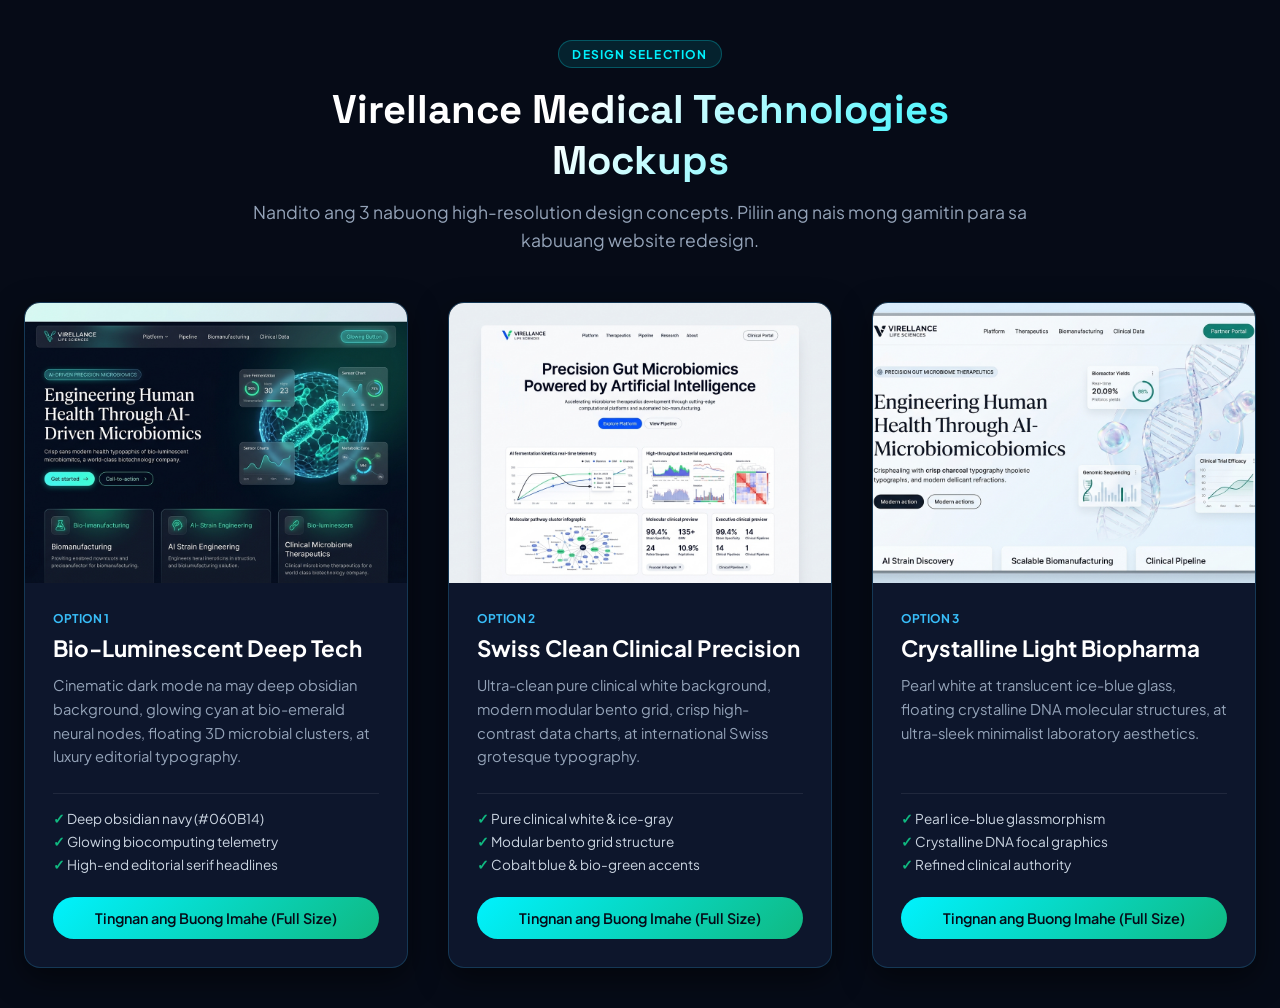
<file: design-preview.html>
<!DOCTYPE html>
<html lang="en">
<head>
  <meta charset="UTF-8">
  <meta name="viewport" content="width=device-width, initial-scale=1.0">
  <title>Virellance Medical Technologies — UI Design Showcase</title>
  <link rel="preconnect" href="https://fonts.googleapis.com">
  <link rel="preconnect" href="https://fonts.gstatic.com" crossorigin>
  <link href="https://fonts.googleapis.com/css2?family=Plus+Jakarta+Sans:wght@400;600;700;800&family=Space+Grotesk:wght@600;700&display=swap" rel="stylesheet">
  <style>
    * { box-sizing: border-box; margin: 0; padding: 0; }
    body {
      font-family: 'Plus Jakarta Sans', sans-serif;
      background: #060b17;
      color: #f8fafc;
      padding: 2.5rem 1.5rem;
    }
    .header {
      text-align: center;
      max-width: 800px;
      margin: 0 auto 3rem auto;
    }
    .tag {
      display: inline-block;
      font-size: 0.75rem;
      font-weight: 700;
      letter-spacing: 0.1em;
      text-transform: uppercase;
      color: #00f2fe;
      background: rgba(0, 242, 254, 0.1);
      border: 1px solid rgba(0, 242, 254, 0.25);
      padding: 0.35rem 0.85rem;
      border-radius: 9999px;
      margin-bottom: 1rem;
    }
    h1 {
      font-family: 'Space Grotesk', sans-serif;
      font-size: 2.5rem;
      margin-bottom: 0.75rem;
      background: linear-gradient(135deg, #ffffff 40%, #00f2fe 100%);
      -webkit-background-clip: text;
      -webkit-text-fill-color: transparent;
    }
    p.lead {
      color: #94a3b8;
      font-size: 1.1rem;
      line-height: 1.6;
    }
    .grid {
      display: grid;
      grid-template-columns: repeat(auto-fit, minmax(360px, 1fr));
      gap: 2.5rem;
      max-width: 1400px;
      margin: 0 auto;
    }
    .card {
      background: #0d162c;
      border: 1px solid rgba(56, 189, 248, 0.2);
      border-radius: 16px;
      overflow: hidden;
      box-shadow: 0 10px 30px rgba(0,0,0,0.5);
      transition: transform 0.25s ease, border-color 0.25s ease;
      display: flex;
      flex-direction: column;
    }
    .card:hover {
      transform: translateY(-6px);
      border-color: #00f2fe;
      box-shadow: 0 15px 40px rgba(0, 242, 254, 0.2);
    }
    .card-img-wrap {
      width: 100%;
      height: 280px;
      overflow: hidden;
      background: #000;
      cursor: pointer;
    }
    .card-img-wrap img {
      width: 100%;
      height: 100%;
      object-fit: cover;
      object-position: top center;
      transition: transform 0.4s ease;
    }
    .card:hover .card-img-wrap img {
      transform: scale(1.05);
    }
    .card-body {
      padding: 1.75rem;
      display: flex;
      flex-direction: column;
      flex-grow: 1;
    }
    .badge-num {
      font-size: 0.75rem;
      font-weight: 700;
      color: #38bdf8;
      text-transform: uppercase;
      margin-bottom: 0.5rem;
    }
    h2 {
      font-size: 1.4rem;
      margin-bottom: 0.75rem;
      color: #ffffff;
    }
    p.desc {
      font-size: 0.92rem;
      color: #94a3b8;
      line-height: 1.6;
      margin-bottom: 1.5rem;
      flex-grow: 1;
    }
    .features {
      list-style: none;
      border-top: 1px solid rgba(255, 255, 255, 0.08);
      padding-top: 1rem;
      margin-bottom: 1.5rem;
      font-size: 0.85rem;
      color: #cbd5e1;
      display: flex;
      flex-direction: column;
      gap: 0.4rem;
    }
    .features li::before {
      content: '✓ ';
      color: #10b981;
      font-weight: bold;
    }
    .btn {
      display: inline-block;
      text-align: center;
      padding: 0.75rem 1.25rem;
      border-radius: 9999px;
      font-weight: 600;
      font-size: 0.9rem;
      text-decoration: none;
      background: linear-gradient(135deg, #00f2fe, #10b981);
      color: #060b17;
      transition: opacity 0.2s;
    }
    .btn:hover {
      opacity: 0.9;
    }
  </style>
</head>
<body>

  <div class="header">
    <span class="tag">Design Selection</span>
    <h1>Virellance Medical Technologies Mockups</h1>
    <p class="lead">Nandito ang 3 nabuong high-resolution design concepts. Piliin ang nais mong gamitin para sa kabuuang website redesign.</p>
  </div>

  <div class="grid">
    <!-- Concept 1 -->
    <div class="card">
      <div class="card-img-wrap" onclick="window.open('./assets/design-concepts/concept-1-deep-tech.jpg', '_blank')">
        <img src="./assets/design-concepts/concept-1-deep-tech.jpg" alt="Concept 1: Bio-Luminescent Deep Tech">
      </div>
      <div class="card-body">
        <div class="badge-num">Option 1</div>
        <h2>Bio-Luminescent Deep Tech</h2>
        <p class="desc">Cinematic dark mode na may deep obsidian background, glowing cyan at bio-emerald neural nodes, floating 3D microbial clusters, at luxury editorial typography.</p>
        <ul class="features">
          <li>Deep obsidian navy (#060B14)</li>
          <li>Glowing biocomputing telemetry</li>
          <li>High-end editorial serif headlines</li>
        </ul>
        <a href="./assets/design-concepts/concept-1-deep-tech.jpg" target="_blank" class="btn">Tingnan ang Buong Imahe (Full Size)</a>
      </div>
    </div>

    <!-- Concept 2 -->
    <div class="card">
      <div class="card-img-wrap" onclick="window.open('./assets/design-concepts/concept-2-swiss-clinical.jpg', '_blank')">
        <img src="./assets/design-concepts/concept-2-swiss-clinical.jpg" alt="Concept 2: Swiss Clean Clinical Precision">
      </div>
      <div class="card-body">
        <div class="badge-num">Option 2</div>
        <h2>Swiss Clean Clinical Precision</h2>
        <p class="desc">Ultra-clean pure clinical white background, modern modular bento grid, crisp high-contrast data charts, at international Swiss grotesque typography.</p>
        <ul class="features">
          <li>Pure clinical white & ice-gray</li>
          <li>Modular bento grid structure</li>
          <li>Cobalt blue & bio-green accents</li>
        </ul>
        <a href="./assets/design-concepts/concept-2-swiss-clinical.jpg" target="_blank" class="btn">Tingnan ang Buong Imahe (Full Size)</a>
      </div>
    </div>

    <!-- Concept 3 -->
    <div class="card">
      <div class="card-img-wrap" onclick="window.open('./assets/design-concepts/concept-2b-clinical-light.jpg', '_blank')">
        <img src="./assets/design-concepts/concept-2b-clinical-light.jpg" alt="Concept 3: Crystalline Light Biopharma">
      </div>
      <div class="card-body">
        <div class="badge-num">Option 3</div>
        <h2>Crystalline Light Biopharma</h2>
        <p class="desc">Pearl white at translucent ice-blue glass, floating crystalline DNA molecular structures, at ultra-sleek minimalist laboratory aesthetics.</p>
        <ul class="features">
          <li>Pearl ice-blue glassmorphism</li>
          <li>Crystalline DNA focal graphics</li>
          <li>Refined clinical authority</li>
        </ul>
        <a href="./assets/design-concepts/concept-2b-clinical-light.jpg" target="_blank" class="btn">Tingnan ang Buong Imahe (Full Size)</a>
      </div>
    </div>
  </div>

</body>
</html>
</file>
<file: css/style.css>
/* ==========================================================================
   VIRELLANCE MEDICAL TECHNOLOGIES — Master Medical Technology Identity & Visual System
   Art Direction: Premium International Medical Technologies & Healthcare Systems Institution
   Typography: Albert Sans (Primary Display/Headings) + Instrument Sans (Body) + IBM Plex Mono (Technical)
   Palette: Deep Midnight Navy, Rich Teal, Vibrant Turquoise, Refined Cyan, Soft Ice Blue, Clean White & Emerald
   ========================================================================== */

/* --------------------------------------------------------------------------
   Design Tokens & Precision Medical Technology Palette
   -------------------------------------------------------------------------- */
:root {
  /* ==========================================================================
     NEW COLOR IDENTITY — VIRELLANCE MEDICAL TECHNOLOGIES
     Primary background: Clean medical white (#F7FAFC)
     Secondary background: Very light cool blue (#EAF2F6)
     Dark contrast sections: Deep midnight navy (#10283D)
     Primary accent: Professional medical teal (#168C91)
     Secondary accent: Muted aqua (#70C5C1)
     Main text on light backgrounds: Deep navy (#142B40)
     Secondary text: Slate blue-gray (#647789)
     Borders and dividers: Soft blue-gray (#D7E2E9)
     ========================================================================== */

  /* Surfaces & Canvases */
  --bg-primary: #F7FAFC;
  --bg-secondary: #EAF2F6;
  --bg-white: #FFFFFF;
  --bg-dark-navy: #10283D;
  --bg-dark-navy-deep: #0B1B2B;
  --bg-dark-navy-surface: #15344F;
  --bg-dark-navy-elevated: #1B4365;

  /* Backward-compatible surface mappings */
  --bg-navy-darkest: #0B1B2B;
  --bg-navy-deep: #10283D;
  --bg-navy-canvas: #15344F;
  --bg-navy-surface: #1B4365;
  --bg-navy-card: #15344F;
  --bg-navy-elevated: #204E75;

  /* Clinical Light Canvases */
  --bg-ice-canvas: #F7FAFC;
  --bg-ice-subtle: #EAF2F6;
  --bg-ice-surface: #FFFFFF;
  --bg-ice-card: #FFFFFF;

  /* Ink & Typography — Dark Backgrounds */
  --ink-on-dark-primary: #FFFFFF;
  --ink-on-dark-secondary: #D7E2E9;
  --ink-on-dark-muted: #8FA4B5;
  --ink-on-dark-faint: #647789;

  /* Ink & Typography — Light Backgrounds */
  --text-primary: #142B40;
  --text-secondary: #647789;
  --text-muted: #8FA4B5;
  --ink-on-light-primary: #142B40;
  --ink-on-light-secondary: #647789;
  --ink-on-light-muted: #8FA4B5;
  --ink-on-light-faint: #B0C0CC;

  /* Medical Technology Color Accents */
  --color-teal: #168C91;
  --color-teal-dark: #127276;
  --color-teal-rich: #168C91;
  --color-teal-vibrant: #168C91;
  --color-aqua: #70C5C1;
  --color-turquoise: #70C5C1;
  --color-turquoise-bright: #70C5C1;
  --color-cyan: #70C5C1;
  --color-cyan-soft: #70C5C1;
  --color-ice-blue: #EAF2F6;
  --color-emerald-deep: #127276;
  --color-emerald: #168C91;
  --color-emerald-light: #70C5C1;

  /* Borders & Dividers */
  --border-color: #D7E2E9;
  --border-light-hairline: #D7E2E9;
  --border-light-medium: #D7E2E9;
  --border-light-ice: #D7E2E9;

  --border-dark-hairline: rgba(215, 226, 233, 0.15);
  --border-dark-medium: rgba(215, 226, 233, 0.25);
  --border-cyan-glow: rgba(112, 197, 193, 0.25);
  --border-teal-glow: rgba(22, 140, 145, 0.25);

  /* ==========================================================================
     UNIFIED MEDICAL TECHNOLOGY TYPOGRAPHY SYSTEM
     Primary Sans: Instrument Sans (Navigation, Body, Labels, Badges, Buttons, UI)
     Editorial Display: Albert Sans (Headings, Major Section Titles, Modal Titles)
     Scientific Monospace: IBM Plex Mono (Genomic Clades, Telemetry, Accessions ONLY)
     ========================================================================== */
  --font-sans: 'Instrument Sans', -apple-system, BlinkMacSystemFont, 'Segoe UI', Roboto, Helvetica, Arial, sans-serif;
  --font-body: var(--font-sans);
  --font-primary: var(--font-sans);
  --font-display: 'Albert Sans', -apple-system, BlinkMacSystemFont, 'Segoe UI', Roboto, Helvetica, Arial, sans-serif;
  --font-mono: 'IBM Plex Mono', 'SF Mono', Consolas, Menlo, monospace;

  /* Typographic Scale Tokens */
  --text-xs: 0.75rem;          /* 12px: Eyebrows, micro-labels, badges */
  --text-sm: 0.8125rem;        /* 13px: Metadata, secondary notes, compact buttons */
  --text-base: 0.9375rem;      /* 15px: Standard body copy, navigation */
  --text-md: 1.0625rem;        /* 17px: Lead copy, card subtitles */
  --text-lg: 1.25rem;          /* 20px: Card titles, medium subheadings */
  --text-xl: 1.5rem;           /* 24px: Minor section titles, sub-headers */
  --text-2xl: clamp(1.85rem, 2.8vw, 2.35rem);  /* Chapter headlines, modal titles */
  --text-3xl: clamp(2.1rem, 3.4vw, 2.85rem);   /* Section titles, executive display names */
  --text-hero: clamp(2.4rem, 4.2vw, 3.8rem);   /* Hero monumental title, platform headline */

  /* Proportions & Radii (Sculpted, Architectural) */
  --radius-xs: 2px;
  --radius-sm: 4px;
  --radius-md: 8px;
  --radius-pill: 9999px;

  /* Shadows (Depth & Subtle Clinical Elevation — No Neon) */
  --shadow-subtle: 0 2px 8px rgba(20, 43, 64, 0.04), 0 0 1px rgba(20, 43, 64, 0.08);
  --shadow-medium: 0 12px 32px -4px rgba(20, 43, 64, 0.08), 0 0 1px 1px #D7E2E9;
  --shadow-elevated: 0 20px 48px -10px rgba(20, 43, 64, 0.12);
  --shadow-glow-teal: 0 4px 16px rgba(22, 140, 145, 0.2);
  --shadow-glow-cyan: 0 4px 16px rgba(112, 197, 193, 0.2);

  /* Transitions */
  --transition-fast: 0.18s cubic-bezier(0.16, 1, 0.3, 1);
  --transition-normal: 0.28s cubic-bezier(0.16, 1, 0.3, 1);
  --transition-slow: 0.45s cubic-bezier(0.16, 1, 0.3, 1);
}

/* --------------------------------------------------------------------------
   Reset & Baseline
   -------------------------------------------------------------------------- */
*, *::before, *::after {
  box-sizing: border-box;
  margin: 0;
  padding: 0;
}

html {
  scroll-behavior: smooth;
  scroll-padding-top: 84px;
  font-size: 16px;
  -webkit-text-size-adjust: 100%;
  background-color: var(--bg-primary);
  overflow-x: hidden;
}

body {
  font-family: var(--font-body);
  font-size: var(--text-base);
  font-weight: 400;
  line-height: 1.75;
  color: var(--text-primary);
  background-color: var(--bg-primary);
  -webkit-font-smoothing: antialiased;
  -moz-osx-font-smoothing: grayscale;
  overflow-x: hidden;
  width: 100%;
  padding-top: 74px;
}

section[id] {
  scroll-margin-top: 84px;
}

img {
  max-width: 100%;
  height: auto;
  display: block;
}

a {
  color: inherit;
  text-decoration: none;
  transition: all var(--transition-fast);
}

button {
  font-family: inherit;
  cursor: pointer;
  border: none;
  background: none;
}

/* --------------------------------------------------------------------------
   Headings & Typography Hierarchy
   Editorial Display Sans: Albert Sans
   -------------------------------------------------------------------------- */
h1, h2, h3, h4, h5, h6 {
  font-family: var(--font-display);
  font-weight: 600;
  line-height: 1.18;
  letter-spacing: -0.025em;
  color: var(--text-primary);
}

.section-clinical-light h1,
.section-clinical-light h2,
.section-clinical-light h3,
.section-clinical-light h4,
.section-clinical-light h5,
.section-clinical-light h6,
.section-white-clean h1,
.section-white-clean h2,
.section-white-clean h3,
.section-white-clean h4,
.section-white-clean h5,
.section-white-clean h6 {
  color: var(--text-primary);
}

.mono-tag {
  font-family: var(--font-mono);
  font-size: 0.72rem;
  letter-spacing: 0.08em;
  text-transform: uppercase;
}

/* Gradient text accent (dark contrast backgrounds) */
.biotext-gradient {
  background: linear-gradient(135deg, #FFFFFF 25%, #70C5C1 65%, #168C91 100%);
  -webkit-background-clip: text;
  -webkit-text-fill-color: transparent;
  display: inline-block;
}

/* High-contrast gradient text accent for light/white backgrounds */
.journey-prologue .biotext-gradient,
.section-clinical-light .biotext-gradient,
.section-white-clean .biotext-gradient {
  background: linear-gradient(135deg, #142B40 0%, #168C91 60%, #70C5C1 100%);
  -webkit-background-clip: text;
  -webkit-text-fill-color: transparent;
  display: inline-block;
}

/* --------------------------------------------------------------------------
   Layout Containers & Structural Dividers
   -------------------------------------------------------------------------- */
.container {
  width: 100%;
  max-width: 1280px;
  margin-left: auto;
  margin-right: auto;
  padding-left: 2rem;
  padding-right: 2rem;
}

.section {
  padding: 6.5rem 0;
  position: relative;
  scroll-margin-top: 86px;
}

/* Section Variation 1: Clean Light Cool Blue Clinical (Secondary Surface) */
.section-clinical-light {
  background-color: var(--bg-secondary);
  color: var(--text-secondary);
  border-bottom: 1px solid var(--border-color);
}

.section-clinical-light h1,
.section-clinical-light h2,
.section-clinical-light h3,
.section-clinical-light h4 {
  color: var(--text-primary);
}

/* Section Variation 2: Deep Midnight Navy (Selected High-Impact Contrast) */
.section-navy-deep {
  background-color: var(--bg-dark-navy);
  color: var(--ink-on-dark-secondary);
  border-bottom: 1px solid rgba(215, 226, 233, 0.15);
  position: relative;
  overflow: hidden;
}

.section-navy-deep h1,
.section-navy-deep h2,
.section-navy-deep h3,
.section-navy-deep h4 {
  color: #FFFFFF;
}

/* Section Variation 3: Deep Midnight Navy Canvas */
.section-navy-canvas {
  background-color: var(--bg-dark-navy-deep);
  color: var(--ink-on-dark-secondary);
  border-bottom: 1px solid rgba(215, 226, 233, 0.15);
}

.section-navy-canvas h1,
.section-navy-canvas h2,
.section-navy-canvas h3,
.section-navy-canvas h4 {
  color: #FFFFFF;
}

/* Section Variation 4: Pure White Clinical */
.section-white-clean {
  background-color: var(--bg-white);
  color: var(--text-secondary);
  border-bottom: 1px solid var(--border-color);
}

.section-white-clean h1,
.section-white-clean h2,
.section-white-clean h3,
.section-white-clean h4 {
  color: var(--text-primary);
}

/* Section Header Typography Blocks */
.section-header-block {
  margin-bottom: 3.75rem;
}

.section-label {
  display: inline-flex;
  align-items: center;
  gap: 0.85rem;
  font-family: var(--font-sans);
  font-size: 0.75rem;
  font-weight: 600;
  letter-spacing: 0.1em;
  text-transform: uppercase;
  margin-bottom: 1.25rem;
  color: var(--color-teal);
}

.section-label::after {
  content: '';
  display: inline-block;
  width: 44px;
  height: 1.5px;
  background-color: var(--color-teal);
}

/* Label themes for light sections */
.section-clinical-light .section-label,
.section-white-clean .section-label {
  color: var(--color-teal);
}

.section-clinical-light .section-label::after,
.section-white-clean .section-label::after {
  background-color: var(--color-teal);
}

/* Label themes for dark contrast sections */
.section-navy-deep .section-label,
.section-navy-canvas .section-label {
  color: var(--color-aqua);
}

.section-navy-deep .section-label::after,
.section-navy-canvas .section-label::after {
  background-color: var(--color-aqua);
}

.section-title {
  font-family: var(--font-display);
  font-size: clamp(2.1rem, 3.4vw, 2.85rem);
  font-weight: 600;
  line-height: 1.18;
  letter-spacing: -0.025em;
  color: var(--text-primary);
}

.section-navy-deep .section-title,
.section-navy-canvas .section-title {
  color: #FFFFFF;
}

.section-subtitle {
  font-family: var(--font-sans);
  font-size: 1.0625rem;
  font-weight: 400;
  line-height: 1.7;
  max-width: 740px;
  margin-top: 1.15rem;
  color: var(--text-secondary);
}

.section-clinical-light .section-subtitle,
.section-white-clean .section-subtitle {
  color: var(--text-secondary);
}

.section-navy-deep .section-subtitle,
.section-navy-canvas .section-subtitle {
  color: #D7E2E9;
}

/* --------------------------------------------------------------------------
   Sculpted Medical Technology Action Buttons
   -------------------------------------------------------------------------- */
.btn {
  display: inline-flex;
  align-items: center;
  justify-content: center;
  gap: 0.65rem;
  font-family: var(--font-sans);
  font-size: 0.84rem;
  font-weight: 600;
  letter-spacing: 0.02em;
  padding: 0.75rem 1.65rem;
  border-radius: var(--radius-sm);
  transition: all var(--transition-fast);
  white-space: nowrap;
}

/* Primary Medical Technology Button: Professional Medical Teal */
.btn-forest,
.btn-teal {
  background-color: var(--color-teal);
  color: #FFFFFF;
  border: 1px solid var(--color-teal);
  box-shadow: 0 2px 8px rgba(22, 140, 145, 0.2);
}

.btn-forest:hover,
.btn-teal:hover {
  background-color: var(--color-teal-dark);
  border-color: var(--color-teal-dark);
  color: #FFFFFF;
  transform: translateY(-1px);
  box-shadow: 0 6px 18px rgba(22, 140, 145, 0.3);
}

/* Secondary Button on Dark: Navy Outline with Ice-Blue Ink */
.btn-outline-dark,
.btn-navy-outline {
  background-color: rgba(21, 52, 79, 0.6);
  color: #FFFFFF;
  border: 1px solid rgba(215, 226, 233, 0.35);
  backdrop-filter: blur(8px);
}

.btn-outline-dark:hover,
.btn-navy-outline:hover {
  background-color: rgba(21, 52, 79, 0.95);
  border-color: var(--color-aqua);
  color: #FFFFFF;
  transform: translateY(-1px);
}

/* Secondary Button on Light */
.section-clinical-light .btn-outline-dark,
.section-white-clean .btn-outline-dark {
  background-color: transparent;
  color: var(--text-primary);
  border: 1px solid var(--border-color);
}

.section-clinical-light .btn-outline-dark:hover,
.section-white-clean .btn-outline-dark:hover {
  background-color: #FFFFFF;
  border-color: var(--color-teal);
  color: var(--color-teal);
}

.btn-sm {
  padding: 0.6rem 1.35rem;
  font-size: 0.8125rem;
}

.hero-subnote {
  font-family: var(--font-sans);
  font-size: 0.84rem;
  color: var(--ink-on-dark-muted);
  line-height: 1.6;
}

.colophon-address {
  font-family: var(--font-sans);
  font-size: 0.875rem;
  color: var(--ink-on-dark-muted);
  line-height: 1.7;
}

.colophon-dept-badge {
  font-family: var(--font-sans);
  font-size: 0.78rem;
  color: var(--color-ice-blue);
  margin-top: 0.75rem;
  font-weight: 500;
}



/* --------------------------------------------------------------------------
   Header / Masthead Architecture
   -------------------------------------------------------------------------- */
.site-masthead {
  position: fixed;
  top: 0;
  left: 0;
  right: 0;
  width: 100%;
  z-index: 1000;
  border-bottom: 1px solid var(--border-color);
  background-color: rgba(255, 255, 255, 0.96);
  backdrop-filter: blur(16px);
  -webkit-backdrop-filter: blur(16px);
  box-shadow: 0 2px 10px rgba(16, 40, 61, 0.05);
  transition: background-color var(--transition-normal), border-color var(--transition-normal), box-shadow var(--transition-normal);
}

.site-masthead.scrolled {
  background-color: rgba(255, 255, 255, 0.98);
  border-bottom-color: var(--border-color);
  box-shadow: 0 4px 20px rgba(20, 43, 64, 0.08);
}

.site-masthead .container {
  max-width: 1480px;
  width: 100%;
  margin-left: auto;
  margin-right: auto;
  padding-left: clamp(1.5rem, 2.5vw, 2.75rem);
  padding-right: clamp(1.5rem, 2.5vw, 2.75rem);
}

.masthead-inner {
  display: flex;
  align-items: center;
  justify-content: space-between;
  height: 74px;
  width: 100%;
}

.brand-masthead {
  display: inline-flex;
  align-items: center;
  flex-shrink: 0;
  text-decoration: none;
  transition: opacity var(--transition-fast);
  margin-right: clamp(1.25rem, 2.5vw, 2.5rem);
}

.brand-masthead:hover {
  opacity: 0.9;
}

.brand-text-wrap {
  display: inline-flex;
  align-items: baseline;
  gap: 0.75rem;
}

.brand-name {
  font-family: var(--font-display);
  font-size: 1.25rem;
  font-weight: 700;
  letter-spacing: 0.08em;
  color: var(--text-primary);
  line-height: 1;
  white-space: nowrap;
}

.brand-descriptor {
  font-family: var(--font-sans);
  font-size: 0.6875rem;
  font-weight: 600;
  letter-spacing: 0.14em;
  text-transform: uppercase;
  color: var(--text-secondary);
  white-space: nowrap;
}

.site-masthead nav {
  display: flex;
  align-items: center;
  justify-content: center;
  flex: 1 1 auto;
}

.masthead-nav {
  display: flex;
  align-items: center;
  justify-content: center;
  gap: clamp(1.5rem, 2vw, 2rem);
  list-style: none;
  margin: 0;
  padding: 0;
}

.masthead-link {
  font-family: var(--font-sans);
  font-size: 0.85rem;
  font-weight: 500;
  letter-spacing: 0.015em;
  color: var(--text-secondary);
  position: relative;
  padding: 0.5rem 0.2rem;
  text-decoration: none;
  white-space: nowrap;
  transition: color var(--transition-fast);
}

.masthead-link:hover {
  color: var(--color-teal);
}

.masthead-link.active {
  color: var(--text-primary);
  font-weight: 600;
}

.masthead-link::after {
  content: '';
  position: absolute;
  bottom: -2px;
  left: 0.2rem;
  right: 0.2rem;
  width: 0;
  height: 2px;
  background-color: var(--color-teal);
  box-shadow: none;
  transition: width var(--transition-fast);
}

.masthead-link:hover::after,
.masthead-link.active::after {
  width: calc(100% - 0.4rem);
}

.masthead-actions {
  display: flex;
  align-items: center;
  flex-shrink: 0;
  margin-left: clamp(1.25rem, 2.5vw, 2.5rem);
  gap: 1rem;
}

.masthead-liaison-btn {
  display: inline-flex;
  align-items: center;
  justify-content: center;
  font-family: var(--font-sans);
  font-size: 0.8125rem;
  font-weight: 600;
  letter-spacing: 0.02em;
  color: #FFFFFF;
  background-color: var(--color-teal);
  border: 1px solid var(--color-teal);
  padding: 0.58rem 1.35rem;
  border-radius: var(--radius-xs);
  text-decoration: none;
  transition: background-color var(--transition-fast), border-color var(--transition-fast), transform var(--transition-fast), box-shadow var(--transition-fast);
  white-space: nowrap;
}

.masthead-liaison-btn:hover {
  background-color: #117276;
  border-color: #117276;
  color: #FFFFFF;
  box-shadow: 0 4px 14px rgba(22, 140, 145, 0.25);
  transform: translateY(-1px);
}

.masthead-liaison-btn:hover {
  background-color: var(--color-teal-dark);
  border-color: var(--color-teal-dark);
  color: #FFFFFF;
}

.mobile-toggle-btn {
  display: none;
  flex-direction: column;
  justify-content: center;
  align-items: center;
  gap: 5px;
  width: 38px;
  height: 38px;
  padding: 6px;
  background: transparent;
  border: 1px solid var(--border-color);
  border-radius: var(--radius-xs);
  cursor: pointer;
  transition: background-color var(--transition-fast), border-color var(--transition-fast);
}

.mobile-toggle-btn:hover {
  background-color: rgba(20, 43, 64, 0.05);
  border-color: var(--color-teal);
}

.mobile-toggle-btn span {
  display: block;
  width: 18px;
  height: 1.5px;
  background-color: var(--text-primary);
  transition: transform var(--transition-fast), opacity var(--transition-fast);
}

.mobile-toggle-btn[aria-expanded="true"] span:nth-child(1) {
  transform: translateY(6.5px) rotate(45deg);
}

.mobile-toggle-btn[aria-expanded="true"] span:nth-child(2) {
  opacity: 0;
}

.mobile-toggle-btn[aria-expanded="true"] span:nth-child(3) {
  transform: translateY(-6.5px) rotate(-45deg);
}

.mobile-cta-item {
  display: none;
}

/* --------------------------------------------------------------------------
   Hero Section: Deep Midnight Navy Canvas (#10283D) Contrast Anchor
   -------------------------------------------------------------------------- */
.hero-monumental {
  padding-top: clamp(4.5rem, 6.5vw, 6rem);
  padding-bottom: clamp(4.5rem, 6.5vw, 6rem);
  border-bottom: 1px solid rgba(215, 226, 233, 0.15);
  background-color: var(--bg-dark-navy);
  position: relative;
  overflow: hidden;
  scroll-margin-top: 86px;
}

/* Background Video Container & Ambient Canvas Layer */
.hero-video-bg-container {
  position: absolute;
  top: 0;
  left: 0;
  width: 100%;
  height: 100%;
  overflow: hidden;
  z-index: 0;
  pointer-events: none;
}

.hero-video-bg {
  position: absolute;
  top: 50%;
  left: 50%;
  width: 100%;
  height: 100%;
  min-width: 100%;
  min-height: 100%;
  transform: translate(-50%, -50%);
  object-fit: cover;
  object-position: center;
  opacity: 0.35;
  filter: contrast(1.1) saturate(1.2);
  pointer-events: none;
}

.hero-ambient-canvas {
  position: absolute;
  top: 0;
  left: 0;
  width: 100%;
  height: 100%;
  pointer-events: none;
  opacity: 0.5;
}

.hero-video-overlay {
  position: absolute;
  top: 0;
  left: 0;
  width: 100%;
  height: 100%;
  background: 
    radial-gradient(ellipse 90% 60% at 50% -15%, rgba(22, 140, 145, 0.25), transparent 70%),
    radial-gradient(circle at 85% 30%, rgba(112, 197, 193, 0.15), transparent 50%),
    linear-gradient(180deg, rgba(11, 27, 43, 0.45) 0%, rgba(16, 40, 61, 0.85) 75%, var(--bg-dark-navy) 100%);
  pointer-events: none;
}

.hero-monumental .container {
  position: relative;
  z-index: 2;
}

.hero-monumental::before {
  content: '';
  position: absolute;
  top: 0;
  left: 0;
  right: 0;
  height: 1px;
  background: linear-gradient(90deg, transparent, rgba(112, 197, 193, 0.25) 20%, rgba(112, 197, 193, 0.25) 80%, transparent);
}

.hero-top-stage {
  margin-bottom: 3.5rem;
}

.hero-institutional-tag {
  display: inline-flex;
  align-items: center;
  gap: 0.65rem;
  font-family: var(--font-sans);
  font-size: 0.75rem;
  font-weight: 600;
  letter-spacing: 0.1em;
  text-transform: uppercase;
  color: var(--color-aqua);
  background-color: rgba(112, 197, 193, 0.1);
  padding: 0.35rem 0.85rem;
  border: 1px solid rgba(112, 197, 193, 0.35);
  border-radius: var(--radius-xs);
  margin-bottom: 1.5rem;
}

.tag-dot {
  width: 6px;
  height: 6px;
  border-radius: 50%;
  background-color: var(--color-aqua);
  box-shadow: 0 0 8px var(--color-aqua);
}

.hero-main-title {
  font-family: var(--font-display);
  font-size: clamp(2.4rem, 4.2vw, 3.8rem);
  font-weight: 600;
  line-height: 1.15;
  letter-spacing: -0.025em;
  color: #FFFFFF;
  max-width: 1060px;
  margin-bottom: 1.5rem;
}

.hero-statement-grid {
  display: grid;
  grid-template-columns: 1.4fr 1fr;
  gap: 3.5rem;
  align-items: flex-start;
}

.hero-lead-text {
  font-family: var(--font-sans);
  font-size: 1.0625rem;
  font-weight: 400;
  line-height: 1.75;
  color: #D7E2E9;
}

.hero-action-cluster {
  display: flex;
  flex-direction: column;
  gap: 1.25rem;
}

.hero-btn-row {
  display: flex;
  gap: 1rem;
  flex-wrap: wrap;
}

/* Layered Panoramic Scientific Plate */
.hero-visual-panoramic {
  position: relative;
  margin-top: 2rem;
}

.panoramic-frame {
  position: relative;
  width: 100%;
  height: clamp(320px, 36vw, 420px);
  border-radius: var(--radius-sm);
  overflow: hidden;
  border: 1px solid rgba(215, 226, 233, 0.2);
  background-color: var(--bg-dark-navy-deep);
  box-shadow: 0 16px 48px -10px rgba(11, 27, 43, 0.7);
}

.panoramic-frame img,
.panoramic-frame video,
.panoramic-video {
  width: 100%;
  height: 100%;
  object-fit: cover;
  object-position: center;
  filter: contrast(1.04) saturate(1.1);
  display: block;
  transition: transform var(--transition-slow);
}

.hero-visual-panoramic:hover .panoramic-frame img,
.hero-visual-panoramic:hover .panoramic-frame video {
  transform: scale(1.015);
}

.panoramic-tag-strip {
  position: absolute;
  top: 1.25rem;
  left: 1.25rem;
  display: flex;
  align-items: center;
  gap: 0.65rem;
  background: rgba(4, 9, 20, 0.88);
  border: 1px solid rgba(34, 211, 238, 0.35);
  padding: 0.4rem 0.85rem;
  font-family: var(--font-mono);
  font-size: 0.6875rem;
  letter-spacing: 0.08em;
  color: var(--color-turquoise-bright);
  backdrop-filter: blur(8px);
}

/* Overlapping Asymmetrical Layered Specs Card */
.hero-overlapping-specs-card {
  position: absolute;
  bottom: -2.5rem;
  left: 2rem;
  max-width: 490px;
  width: calc(100% - 4rem);
  background: rgba(9, 21, 40, 0.94);
  border: 1px solid rgba(34, 211, 238, 0.3);
  padding: 1.75rem 2rem;
  box-shadow: 0 20px 48px -8px rgba(3, 8, 18, 0.7), 0 0 20px -2px rgba(6, 182, 212, 0.25);
  backdrop-filter: blur(14px);
  -webkit-backdrop-filter: blur(14px);
  z-index: 10;
}

.specs-card-header {
  display: flex;
  justify-content: space-between;
  align-items: baseline;
  margin-bottom: 1rem;
  padding-bottom: 0.75rem;
  border-bottom: 1px solid var(--border-dark-hairline);
}

.specs-card-title {
  font-family: var(--font-display);
  font-size: 0.95rem;
  font-weight: 600;
  color: #FFFFFF;
}

.specs-card-code {
  font-family: var(--font-mono);
  font-size: 0.6875rem;
  color: var(--color-turquoise-bright);
  font-weight: 600;
}

.specs-trio-grid {
  display: grid;
  grid-template-columns: repeat(3, 1fr);
  gap: 1rem;
}

.trio-item {
  display: flex;
  flex-direction: column;
}

.trio-num {
  font-family: var(--font-display);
  font-size: 1.5rem;
  font-weight: 700;
  color: var(--color-turquoise-bright);
  line-height: 1.1;
  letter-spacing: -0.02em;
  text-shadow: 0 0 12px rgba(34, 211, 238, 0.4);
}

.trio-lbl {
  font-family: var(--font-mono);
  font-size: 0.65rem;
  text-transform: uppercase;
  letter-spacing: 0.06em;
  color: var(--ink-on-dark-muted);
  margin-top: 0.25rem;
}

.hero-buffer-space {
  height: 3.5rem;
}

/* --------------------------------------------------------------------------
   Section 01: The 5 Scientific Pillars as an Asymmetric Structural Matrix
   Canvas: Soft Ice-Blue Clinical (#F4F8FB) with Sculpted High-End Cards
   -------------------------------------------------------------------------- */
.matrix-grid-asymmetric {
  display: grid;
  grid-template-columns: repeat(12, 1fr);
  gap: 2rem;
  margin-top: 3.5rem;
}

.matrix-card {
  background: linear-gradient(180deg, #FFFFFF 0%, #FAFCFE 100%);
  border: 1px solid #DCE6EE;
  padding: 2.75rem 2.5rem;
  position: relative;
  display: flex;
  flex-direction: column;
  border-radius: var(--radius-sm);
  transition: all var(--transition-normal);
  box-shadow: 0 4px 16px -2px rgba(10, 22, 41, 0.04), 0 0 1px 1px rgba(207, 224, 236, 0.4);
}

.matrix-card:hover {
  border-color: var(--color-teal);
  box-shadow: 0 20px 40px -12px rgba(13, 148, 136, 0.18), 0 0 1px 1px var(--color-turquoise);
  transform: translateY(-4px);
}

.matrix-card.span-12 {
  grid-column: span 12;
}

.matrix-card.span-6 {
  grid-column: span 6;
}

.matrix-card.featured-anchor {
  background: #FFFFFF;
  border-left: 3px solid var(--color-teal);
  box-shadow: 0 4px 18px -2px rgba(10, 22, 41, 0.05);
  padding: 3rem 2.75rem;
}

.featured-anchor-narrative {
  max-width: 920px;
}

.matrix-card-topbar {
  display: flex;
  align-items: center;
  gap: 0.85rem;
  margin-bottom: 1.25rem;
}

.matrix-icon-badge {
  width: 36px;
  height: 36px;
  border-radius: var(--radius-xs);
  background: rgba(14, 131, 136, 0.06);
  border: 1px solid rgba(14, 131, 136, 0.18);
  color: var(--color-teal);
  display: flex;
  align-items: center;
  justify-content: center;
  flex-shrink: 0;
  transition: all var(--transition-fast);
}

.matrix-card:hover .matrix-icon-badge {
  background: rgba(14, 131, 136, 0.12);
  border-color: var(--color-teal);
  color: var(--color-teal-dark);
}

.matrix-ordinal {
  font-family: var(--font-display);
  font-size: 0.8125rem;
  font-weight: 600;
  letter-spacing: 0.04em;
  color: var(--color-teal);
}

.matrix-title {
  font-size: 1.65rem;
  font-weight: 600;
  margin-bottom: 0.85rem;
  color: var(--ink-on-light-primary);
  line-height: 1.25;
  letter-spacing: -0.02em;
}

.matrix-desc {
  font-size: 0.95rem;
  line-height: 1.75;
  color: var(--ink-on-light-secondary);
  margin-bottom: 1.75rem;
  flex-grow: 1;
}

.matrix-chips {
  list-style: none;
  display: flex;
  flex-wrap: wrap;
  gap: 0.5rem;
  margin-top: auto;
  padding-top: 1.35rem;
  border-top: 1px solid #EEF2F6;
}

.matrix-chip-item {
  font-family: var(--font-body);
  font-size: 0.8rem;
  font-weight: 500;
  padding: 0.35rem 0.85rem;
  background-color: #F4F8FA;
  border: 1px solid #DCE7ED;
  color: #0F4C47;
  border-radius: var(--radius-xs);
  transition: all var(--transition-fast);
}

.matrix-card:hover .matrix-chip-item:hover {
  background-color: var(--color-teal);
  border-color: var(--color-teal);
  color: #FFFFFF;
}

/* --------------------------------------------------------------------------
   Section 01: The Five Pillars of Medical Device Excellence
   Continuous Editorial Scientific Journey (Open, Unboxed, Distinctive Typography)
   -------------------------------------------------------------------------- */

.platform-journey {
  position: relative;
  scroll-margin-top: 86px;
}

/* ---- 00. Section Prologue (Grand Editorial Entrance) ---- */
.journey-prologue {
  background-color: var(--bg-primary);
  border-bottom: 1px solid var(--border-color);
  padding: 7rem 0 6rem;
}

.prologue-meta {
  display: flex;
  align-items: center;
  gap: 1.25rem;
  margin-bottom: 2rem;
}

.prologue-tag {
  font-family: var(--font-sans);
  font-size: 0.75rem;
  font-weight: 600;
  letter-spacing: 0.1em;
  text-transform: uppercase;
  color: var(--color-teal);
}

.prologue-rule {
  height: 1px;
  width: 48px;
  background-color: var(--color-teal);
}

.prologue-subtag {
  font-family: var(--font-sans);
  font-size: 0.75rem;
  font-weight: 500;
  color: var(--text-secondary);
  letter-spacing: 0.04em;
}

.prologue-headline-grid {
  display: grid;
  grid-template-columns: 1.1fr 1fr;
  gap: 4.5rem;
  align-items: end;
}

.prologue-title {
  font-family: var(--font-display);
  font-size: clamp(2.2rem, 4vw, 3.5rem);
  font-weight: 600;
  line-height: 1.15;
  letter-spacing: -0.025em;
  color: var(--text-primary);
  margin: 0;
}

.prologue-lead {
  font-family: var(--font-sans);
  font-size: 1.0625rem;
  font-weight: 400;
  line-height: 1.75;
  color: var(--text-secondary);
  margin-bottom: 0.85rem;
}

.prologue-context {
  font-family: var(--font-body);
  font-size: 0.9375rem;
  line-height: 1.6;
  color: var(--text-muted);
  margin: 0;
}

/* ---- Continuous Chapters Base ---- */
.journey-chapter {
  padding: 8rem 0;
  position: relative;
  overflow: hidden;
}

/* Deliberate Light-and-Dark Section Surfaces */
.chapter-midnight {
  background-color: var(--bg-white);
  border-bottom: 1px solid var(--border-color);
}

.chapter-light {
  background-color: var(--bg-secondary);
  border-bottom: 1px solid var(--border-color);
}

.chapter-bioprocess {
  background: radial-gradient(circle at 50% 100%, rgba(22, 140, 145, 0.12) 0%, rgba(16, 40, 61, 0) 70%), var(--bg-dark-navy);
  border-bottom: 1px solid rgba(215, 226, 233, 0.15);
}

.chapter-symbiosis {
  background-color: var(--bg-white);
  border-bottom: 1px solid var(--border-color);
}

.chapter-obsidian {
  background-color: var(--bg-secondary);
  border-bottom: 1px solid var(--border-color);
}

/* Chapter Split Layouts */
.chapter-grid-split {
  display: grid;
  grid-template-columns: 1fr 1fr;
  gap: 5.5rem;
  align-items: center;
}

.chapter-grid-split.reverse-flow {
  direction: rtl;
}

.chapter-grid-split.reverse-flow > * {
  direction: ltr;
}

/* Distinctive Giant Numerals & Lockups */
.chapter-numeral-lockup {
  display: flex;
  align-items: baseline;
  gap: 1.5rem;
  margin-bottom: 1.5rem;
}

.chapter-giant-num {
  font-family: var(--font-display);
  font-size: clamp(4.5rem, 8vw, 7.5rem);
  font-weight: 300;
  line-height: 0.85;
  letter-spacing: -0.05em;
}

.chapter-midnight .chapter-giant-num {
  color: var(--border-color);
  text-shadow: none;
}

.chapter-light .chapter-giant-num {
  color: var(--border-color);
  text-shadow: none;
}

.chapter-bioprocess .chapter-giant-num {
  color: rgba(112, 197, 193, 0.35);
  text-shadow: 0 0 35px rgba(112, 197, 193, 0.18);
}

.chapter-symbiosis .chapter-giant-num {
  color: var(--border-color);
  text-shadow: none;
}

.chapter-obsidian .chapter-giant-num {
  color: var(--border-color);
  text-shadow: none;
}

.chapter-badge-group {
  display: flex;
  flex-wrap: wrap;
  align-items: center;
  gap: 0.75rem;
}

.chapter-discipline {
  font-family: var(--font-sans);
  font-size: 0.75rem;
  font-weight: 600;
  letter-spacing: 0.1em;
  text-transform: uppercase;
}

.chapter-midnight .chapter-discipline,
.chapter-light .chapter-discipline,
.chapter-symbiosis .chapter-discipline,
.chapter-obsidian .chapter-discipline {
  color: var(--color-teal);
}

.chapter-bioprocess .chapter-discipline {
  color: var(--color-aqua);
}

/* Clean Editorial Metadata */

/* Chapter Headings & Editorial Typography */
.chapter-headline {
  font-family: var(--font-display);
  font-size: clamp(1.85rem, 3.2vw, 2.65rem);
  font-weight: 600;
  line-height: 1.18;
  letter-spacing: -0.025em;
  margin-bottom: 1.25rem;
}

.chapter-midnight .chapter-headline,
.chapter-light .chapter-headline,
.chapter-symbiosis .chapter-headline,
.chapter-obsidian .chapter-headline {
  color: var(--text-primary);
}

.chapter-bioprocess .chapter-headline {
  color: #FFFFFF;
}

.chapter-lead {
  font-family: var(--font-sans);
  font-size: 1.0625rem;
  font-weight: 400;
  line-height: 1.7;
  margin-bottom: 1.15rem;
}

.chapter-midnight .chapter-lead,
.chapter-light .chapter-lead,
.chapter-symbiosis .chapter-lead,
.chapter-obsidian .chapter-lead {
  color: var(--color-teal);
}

.chapter-bioprocess .chapter-lead {
  color: var(--color-aqua);
}

.chapter-body {
  font-family: var(--font-body);
  font-size: 0.9375rem;
  line-height: 1.8;
  margin-bottom: 2rem;
}

.chapter-midnight .chapter-body,
.chapter-light .chapter-body,
.chapter-symbiosis .chapter-body,
.chapter-obsidian .chapter-body {
  color: var(--text-secondary);
}

.chapter-bioprocess .chapter-body {
  color: var(--ink-on-dark-secondary);
}

/* Chapter 01: Open Data Stream */
.chapter-data-stream {
  display: flex;
  flex-direction: column;
  gap: 1.25rem;
  border-top: 1px solid var(--border-color);
  padding-top: 1.75rem;
}

.stream-item {
  display: flex;
  align-items: baseline;
  gap: 1.25rem;
}

.stream-index {
  font-family: var(--font-mono);
  font-size: 0.8125rem;
  font-weight: 700;
  color: var(--color-teal);
  min-width: 32px;
}

.stream-text strong {
  display: block;
  font-family: var(--font-display);
  font-size: 0.9375rem;
  font-weight: 600;
  color: var(--text-primary);
  margin-bottom: 0.2rem;
}

.stream-text span {
  font-family: var(--font-body);
  font-size: 0.8125rem;
  color: var(--text-secondary);
  line-height: 1.5;
}

/* Chapter 01: Open Microscopy Visual Stage (Zero boxes) */
.bio-microscopy-stage {
  position: relative;
}

.microscopy-image-blend {
  position: relative;
  overflow: hidden;
  border-radius: var(--radius-xs);
  border: 1px solid var(--border-color);
  box-shadow: 0 12px 32px rgba(20, 43, 64, 0.08);
}

.microscopy-image-blend img {
  width: 100%;
  height: 480px;
  object-fit: cover;
  display: block;
  filter: contrast(1.05) saturate(1.1);
}

/* Pure Uninterrupted Microscopy Image Blend */

/* Chapter 02: Open Spec Columns */
.chapter-spec-columns {
  display: grid;
  grid-template-columns: repeat(2, 1fr);
  gap: 1.5rem;
  border-top: 1px solid var(--border-color);
  padding-top: 1.75rem;
}

.spec-col {
  display: flex;
  flex-direction: column;
}

.spec-label {
  font-family: var(--font-mono);
  font-size: 0.6875rem;
  font-weight: 700;
  letter-spacing: 0.08em;
  color: var(--color-teal);
  margin-bottom: 0.35rem;
}

.spec-val {
  font-family: var(--font-body);
  font-size: 0.875rem;
  line-height: 1.55;
  color: var(--ink-on-light-primary);
  font-weight: 500;
}

/* Chapter 02: Open Cleanroom Stage */
.cleanroom-visual-stage img {
  width: 100%;
  height: 480px;
  object-fit: cover;
  display: block;
  border-radius: var(--radius-xs);
  box-shadow: 0 16px 40px -8px rgba(10, 22, 41, 0.12);
}

/* Chapter 03: Panoramic Bioreactor Stage */
.chapter-banner-header {
  margin-bottom: 3.5rem;
}

.chapter-headline-split {
  display: grid;
  grid-template-columns: 1.15fr 1fr;
  gap: 4.5rem;
  align-items: start;
}

.chapter-headline-split .chapter-headline {
  margin: 0;
}

.chapter-headline-split .chapter-lead {
  margin: 0;
}

.panoramic-bioreactor-stage {
  position: relative;
}

.panoramic-bioreactor-wrap {
  position: relative;
  overflow: hidden;
  border-radius: var(--radius-xs);
}

.panoramic-bioreactor-wrap img,
.panoramic-bioreactor-wrap video,
    .spectroscopy-image-frame img {
  width: 100%;
  height: 460px;
  object-fit: cover;
  display: block;
}

/* Pure Unobstructed Bioreactor Panorama */

.panoramic-telemetry-overlay {
  display: grid;
  grid-template-columns: repeat(4, 1fr);
  gap: 2rem;
  margin-top: 2rem;
  padding-top: 1.75rem;
  border-top: 1px solid rgba(255, 255, 255, 0.08);
}

.telemetry-facet {
  display: flex;
  flex-direction: column;
}

.tf-label {
  font-family: var(--font-mono);
  font-size: 0.625rem;
  font-weight: 700;
  letter-spacing: 0.08em;
  color: var(--color-teal-vibrant);
  text-transform: uppercase;
  margin-bottom: 0.35rem;
}

.tf-val {
  font-family: var(--font-body);
  font-size: 0.875rem;
  font-weight: 500;
  color: #FFFFFF;
  line-height: 1.5;
}

/* Chapter 04: Consortia Cascade Narrative */
.consortia-cascade-narrative {
  display: flex;
  flex-direction: column;
  gap: 1.25rem;
  border-top: 1px solid var(--border-light-hairline);
  padding-top: 1.75rem;
}

.cascade-stage {
  display: flex;
  align-items: baseline;
  gap: 1.25rem;
}

.stage-num {
  font-family: var(--font-mono);
  font-size: 0.875rem;
  font-weight: 700;
  color: var(--color-teal-dark);
  min-width: 20px;
}

.stage-info strong {
  display: block;
  font-family: var(--font-display);
  font-size: 0.9375rem;
  font-weight: 600;
  color: var(--ink-on-light-primary);
  margin-bottom: 0.2rem;
}

.stage-info p {
  font-family: var(--font-body);
  font-size: 0.8125rem;
  color: var(--ink-on-light-secondary);
  line-height: 1.55;
  margin: 0;
}

.open-schematic-svg {
  width: 100%;
  height: auto;
  display: block;
}

/* Chapter 05: Telemetry Standards Ledger */
.telemetry-standards-ledger {
  display: flex;
  flex-direction: column;
  gap: 1.25rem;
  border-top: 1px solid rgba(255, 255, 255, 0.1);
  padding-top: 1.75rem;
}

.ledger-point {
  display: flex;
  flex-direction: column;
  padding-left: 1.25rem;
  border-left: 2px solid rgba(20, 184, 166, 0.35);
}

.lp-body strong {
  display: block;
  font-family: var(--font-display);
  font-size: 0.9375rem;
  font-weight: 600;
  color: #FFFFFF;
  margin-bottom: 0.2rem;
}

.lp-body span {
  font-family: var(--font-body);
  font-size: 0.8125rem;
  color: var(--ink-on-dark-muted);
  line-height: 1.5;
}

.spectroscopy-image-frame {
  position: relative;
  overflow: hidden;
  border-radius: var(--radius-xs);
  box-shadow: 0 16px 40px -8px rgba(3, 8, 18, 0.6);
}

.spectroscopy-image-frame img {
  width: 100%;
  height: 480px;
  object-fit: cover;
  display: block;
  filter: contrast(1.04) saturate(1.05);
}

/* Clean Editorial Captions (Unboxed, natural typography) */
.chapter-caption {
  font-family: var(--font-body);
  font-size: 0.8125rem;
  line-height: 1.6;
  margin-top: 1.25rem;
  font-style: normal;
}

.chapter-midnight .chapter-caption,
.chapter-light .chapter-caption,
.chapter-symbiosis .chapter-caption,
.chapter-obsidian .chapter-caption {
  color: var(--text-secondary);
}

.chapter-bioprocess .chapter-caption {
  color: var(--ink-on-dark-muted);
}

/* Responsive Adaptations for Continuous Journey */
@media (max-width: 1024px) {
  .prologue-headline-grid {
    grid-template-columns: 1fr;
    gap: 2.5rem;
  }

  .chapter-grid-split {
    grid-template-columns: 1fr;
    gap: 3.5rem;
  }

  .chapter-grid-split.reverse-flow {
    direction: ltr;
  }

  .chapter-headline-split {
    grid-template-columns: 1fr;
    gap: 1.5rem;
  }

  .panoramic-telemetry-overlay {
    grid-template-columns: repeat(2, 1fr);
  }
}

@media (max-width: 768px) {
  .journey-prologue {
    padding: 5rem 0 4rem;
  }

  .journey-chapter {
    padding: 5rem 0;
  }

  .chapter-numeral-lockup {
    flex-direction: column;
    gap: 0.75rem;
  }

  .chapter-spec-columns {
    grid-template-columns: 1fr;
  }

  .panoramic-telemetry-overlay {
    grid-template-columns: 1fr;
  }

  .microscopy-image-blend img,
  .cleanroom-visual-stage img,
  .panoramic-bioreactor-wrap img,
.panoramic-bioreactor-wrap video,
    .spectroscopy-image-frame img {
    height: 320px;
  }
}
/* --------------------------------------------------------------------------
   Section 02: Clinical Equipment Console (Clean Medical White Surface with Technical Deep Navy Cockpit)
   -------------------------------------------------------------------------- */
#workbench,
.section-workbench {
  background-color: var(--bg-primary);
  border-bottom: 1px solid var(--border-color);
}

.workbench-shell {
  margin-top: 3.5rem;
  border: 1px solid var(--border-color);
  background-color: var(--bg-white);
  box-shadow: 0 16px 40px -8px rgba(20, 43, 64, 0.08);
  border-radius: var(--radius-sm);
  overflow: hidden;
}

.workbench-tabs {
  display: grid;
  grid-template-columns: repeat(4, 1fr);
  border-bottom: 1px solid var(--border-color);
  background-color: var(--bg-secondary);
}

.workbench-tab-btn {
  padding: 1.35rem 1.5rem;
  text-align: left;
  border-right: 1px solid var(--border-color);
  transition: all var(--transition-fast);
  color: var(--text-secondary);
  background: transparent;
  position: relative;
}

.workbench-tab-btn:last-child {
  border-right: none;
}

.workbench-tab-btn:hover {
  background-color: rgba(255, 255, 255, 0.7);
  color: var(--text-primary);
}

.workbench-tab-btn.active {
  background-color: var(--bg-white);
  color: var(--color-teal);
}

.workbench-tab-btn.active::before {
  content: '';
  position: absolute;
  top: 0;
  left: 0;
  right: 0;
  height: 3px;
  background-color: var(--color-teal);
  box-shadow: none;
}

.tab-code {
  display: block;
  font-family: var(--font-mono);
  font-size: 0.6875rem;
  text-transform: uppercase;
  letter-spacing: 0.08em;
  margin-bottom: 0.25rem;
  color: var(--color-teal);
}

.tab-title {
  display: block;
  font-family: var(--font-display);
  font-size: 0.9rem;
  font-weight: 600;
  line-height: 1.3;
}

.workbench-tab-btn.active .tab-title {
  color: var(--text-primary);
}

.workbench-panel {
  display: none;
  padding: 3.5rem;
}

.workbench-panel.active {
  display: block;
}

.workbench-grid {
  display: grid;
  grid-template-columns: 1fr 1.15fr;
  gap: clamp(2.5rem, 4vw, 4rem);
  align-items: center;
}

.workbench-narrative h4 {
  font-size: 1.85rem;
  margin-bottom: 1rem;
  color: var(--text-primary);
}

.workbench-narrative p {
  font-size: 0.975rem;
  line-height: 1.8;
  color: var(--text-secondary);
  margin-bottom: 1.75rem;
}

.workbench-metrics-table {
  background-color: var(--bg-dark-navy);
  border: 1px solid rgba(215, 226, 233, 0.2);
  border-radius: var(--radius-sm);
  padding: 0;
  overflow: hidden;
  box-shadow: 0 16px 40px rgba(16, 40, 61, 0.25);
  display: flex;
  flex-direction: column;
}

.workbench-visual-plate {
  width: 100%;
  height: clamp(260px, 26vw, 340px);
  margin-bottom: 0;
  border: none;
  border-bottom: 1px solid rgba(215, 226, 233, 0.15);
  position: relative;
  overflow: hidden;
  background-color: var(--bg-dark-navy-deep);
}

.workbench-visual-plate img,
.wb-equipment-img {
  width: 100%;
  height: 100%;
  object-fit: cover;
  object-position: center center;
  filter: contrast(1.05) saturate(1.1);
  display: block;
  transition: transform var(--transition-normal);
}

.wb-img-ultrasound {
  object-position: center 42%;
}

.wb-img-ventilator {
  object-position: center 36%;
}

.wb-img-surgical {
  object-position: center center;
}

.wb-img-ivd {
  object-position: center center;
}

.workbench-visual-plate:hover img {
  transform: scale(1.03);
}

.workbench-specs-ledger {
  padding: 1.25rem 1.75rem 1.5rem;
  display: flex;
  flex-direction: column;
  background: var(--bg-dark-navy-deep);
}

/* Fallback if metric-row are direct children of workbench-metrics-table */
.workbench-metrics-table > .metric-row:first-of-type {
  margin-top: 1.25rem;
}

.workbench-metrics-table > .metric-row {
  margin-left: 1.75rem;
  margin-right: 1.75rem;
}

.workbench-metrics-table > .metric-row:last-child {
  margin-bottom: 1.5rem;
}

/* Unobstructed Cleanroom & Bioprocess Plates */

.metric-row {
  display: flex;
  justify-content: space-between;
  align-items: baseline;
  padding: 0.85rem 0;
  border-bottom: 1px solid rgba(255, 255, 255, 0.08);
  font-size: 0.875rem;
}

.metric-row:last-child {
  border-bottom: none;
  padding-bottom: 0;
}

.metric-key {
  font-family: var(--font-mono);
  font-size: 0.72rem;
  text-transform: uppercase;
  letter-spacing: 0.06em;
  color: #8FA4B5;
}

.metric-val {
  font-family: var(--font-display);
  font-weight: 600;
  color: var(--color-aqua);
}

/* --------------------------------------------------------------------------
   Section 03: Certified Medical Devices & Clinical Systems
   Very Light Cool Blue Canvas (#EAF2F6) with Pure Clean White Editorial Cards
   -------------------------------------------------------------------------- */
.section-pipeline-editorial {
  background-color: var(--bg-secondary);
  color: var(--text-primary);
  padding: clamp(5.5rem, 8.5vw, 8.5rem) 0;
  border-bottom: 1px solid var(--border-color);
  position: relative;
  overflow: hidden;
}

.section-pipeline-editorial::before {
  content: '';
  position: absolute;
  top: 0;
  left: 20%;
  width: 60%;
  height: 480px;
  background: radial-gradient(circle, rgba(22, 140, 145, 0.05) 0%, transparent 70%);
  pointer-events: none;
}

/* Editorial Header */
.pipeline-editorial-header {
  margin-bottom: 3.5rem;
}

.pipeline-meta-bar {
  display: flex;
  align-items: center;
  gap: 1.25rem;
  margin-bottom: 1.5rem;
}

.pipeline-section-tag {
  font-family: var(--font-sans);
  font-size: 0.75rem;
  font-weight: 600;
  letter-spacing: 0.1em;
  text-transform: uppercase;
  color: var(--color-teal);
}

.pipeline-hairline {
  flex: 1;
  max-width: 80px;
  height: 1px;
  background: linear-gradient(90deg, var(--color-teal), transparent);
}

.pipeline-meta-scope {
  font-family: var(--font-sans);
  font-size: 0.75rem;
  font-weight: 500;
  letter-spacing: 0.08em;
  text-transform: uppercase;
  color: var(--text-secondary);
}

.pipeline-title-group {
  display: grid;
  grid-template-columns: 1.15fr 1fr;
  gap: 3.5rem;
  align-items: end;
}

.pipeline-main-title {
  font-family: var(--font-display);
  font-size: clamp(2.2rem, 3.8vw, 3.25rem);
  font-weight: 600;
  line-height: 1.15;
  letter-spacing: -0.025em;
  color: var(--text-primary);
  margin: 0;
}

.pipeline-lead-abstract {
  font-family: var(--font-sans);
  font-size: 1.0625rem;
  font-weight: 400;
  line-height: 1.7;
  color: var(--text-secondary);
  margin: 0;
}

/* Full-Width Biological Hero Plate */
.pipeline-hero-cinematic {
  margin: 3.5rem 0 5rem 0;
}

.pipeline-hero-frame {
  position: relative;
  overflow: hidden;
  border-radius: var(--radius-xs);
  box-shadow: 0 16px 40px rgba(20, 43, 64, 0.08);
  border: 1px solid var(--border-color);
}

.pipeline-hero-frame img {
  width: 100%;
  height: clamp(340px, 45vw, 540px);
  object-fit: cover;
  display: block;
  filter: contrast(1.04) saturate(1.05);
  transition: transform 1.2s cubic-bezier(0.16, 1, 0.3, 1);
}

.pipeline-hero-frame:hover img {
  transform: scale(1.02);
}

.pipeline-hero-caption {
  font-family: var(--font-body);
  font-size: 0.8125rem;
  line-height: 1.6;
  color: var(--text-secondary);
  margin-top: 1.15rem;
  max-width: 840px;
}

/* Editorial Flow Architecture */
.pipeline-editorial-flow {
  display: flex;
  flex-direction: column;
}

.editorial-flow-divider {
  width: 100%;
  height: 1px;
  background: var(--border-color);
  margin: clamp(3.5rem, 6vw, 5.5rem) 0;
}

/* Candidate 1: Asymmetrical Lead Feature */
.candidate-feature-lead {
  display: grid;
  grid-template-columns: 1.15fr 1fr;
  gap: clamp(2.5rem, 5vw, 5.5rem);
  align-items: start;
}

.candidate-lead-headline-group .candidate-title {
  font-family: var(--font-display);
  font-size: clamp(1.85rem, 3vw, 2.5rem);
  font-weight: 600;
  letter-spacing: -0.02em;
  color: var(--text-primary);
  margin-bottom: 0.5rem;
  line-height: 1.2;
}

.candidate-descriptor,
.candidate-clade-name {
  font-family: var(--font-mono);
  font-size: 0.84rem;
  font-weight: 500;
  color: var(--color-teal);
  letter-spacing: 0.04em;
  margin-bottom: 1.75rem;
  display: block;
}

.candidate-narrative-prose {
  font-family: var(--font-sans);
  font-size: 0.9375rem;
  font-weight: 400;
  line-height: 1.75;
  color: var(--text-secondary);
  margin: 0;
}

/* Editorial Annotation Micro-Ledger */
.editorial-annotation-ledger {
  display: grid;
  grid-template-columns: repeat(2, 1fr);
  gap: 2rem;
  padding: 2.25rem 0;
  border-top: 1px solid var(--border-color);
  border-bottom: 1px solid var(--border-color);
}

.annotation-item {
  display: flex;
  flex-direction: column;
  gap: 0.35rem;
}

.annotation-label {
  font-family: var(--font-mono);
  font-size: 0.6875rem;
  text-transform: uppercase;
  letter-spacing: 0.1em;
  color: var(--color-teal);
}

.annotation-value {
  font-family: var(--font-body);
  font-size: 0.9375rem;
  font-weight: 500;
  color: var(--text-primary);
  line-height: 1.45;
}

.annotation-status-discreet {
  font-family: var(--font-body);
  font-size: 0.875rem;
  color: var(--text-primary);
  display: inline-flex;
  align-items: center;
  gap: 0.55rem;
  line-height: 1.45;
}

.annotation-status-discreet::before {
  content: '';
  width: 6px;
  height: 6px;
  border-radius: 50%;
  background-color: var(--color-teal);
  display: inline-block;
  flex-shrink: 0;
}

/* Candidate 2: Inset Editorial Spread */
.candidate-feature-inset {
  display: grid;
  grid-template-columns: 1fr 1.35fr;
  gap: clamp(2.5rem, 5vw, 5rem);
  align-items: center;
  padding: clamp(2.5rem, 4vw, 3.75rem);
  background: var(--bg-white);
  border: 1px solid var(--border-color);
  border-radius: var(--radius-sm);
  box-shadow: 0 10px 30px rgba(20, 43, 64, 0.06);
}

.candidate-feature-inset .candidate-title {
  font-family: var(--font-display);
  font-size: clamp(2rem, 3.2vw, 2.75rem);
  font-weight: 600;
  color: var(--text-primary);
  letter-spacing: -0.02em;
  margin-bottom: 0.5rem;
  line-height: 1.15;
}

.annotation-trio-grid {
  display: grid;
  grid-template-columns: repeat(3, 1fr);
  gap: 1.5rem;
  margin-top: 2rem;
  padding-top: 1.75rem;
  border-top: 1px solid var(--border-color);
}

/* Candidate 3: Asymmetrical Split Spread with Specimen Notes */
.candidate-feature-split {
  display: grid;
  grid-template-columns: 1.2fr 1fr;
  gap: clamp(2.5rem, 5vw, 5rem);
  align-items: start;
}

.candidate-feature-split .candidate-title {
  font-family: var(--font-display);
  font-size: clamp(2.2rem, 3.6vw, 3rem);
  font-weight: 600;
  color: var(--text-primary);
  letter-spacing: -0.02em;
  margin-bottom: 0.5rem;
  line-height: 1.15;
}

.candidate-specimen-sidebar {
  background: var(--bg-primary);
  border: 1px solid var(--border-color);
  border-left: 3px solid var(--color-teal);
  padding: 2rem 2.25rem;
  display: flex;
  flex-direction: column;
  gap: 1.25rem;
  border-radius: var(--radius-sm);
}

.specimen-header {
  font-family: var(--font-mono);
  font-size: 0.7rem;
  letter-spacing: 0.12em;
  text-transform: uppercase;
  color: var(--color-teal);
}

.specimen-summary {
  font-family: var(--font-body);
  font-size: 0.875rem;
  line-height: 1.75;
  color: var(--text-secondary);
  margin: 0;
}

/* Candidate 4: Atmospheric Full-Bleed Monograph */
.candidate-feature-monograph {
  display: grid;
  grid-template-columns: 1.1fr 1fr;
  gap: clamp(2.5rem, 5vw, 5rem);
  align-items: center;
  padding: clamp(2.5rem, 4vw, 4rem);
  background: var(--bg-white);
  border: 1px solid var(--border-color);
  border-radius: var(--radius-sm);
  box-shadow: 0 10px 30px rgba(20, 43, 64, 0.06);
}

.candidate-feature-monograph .candidate-title {
  font-family: var(--font-display);
  font-size: clamp(2.2rem, 3.6vw, 3rem);
  font-weight: 600;
  color: var(--text-primary);
  letter-spacing: -0.02em;
  margin-bottom: 0.5rem;
  line-height: 1.15;
}

/* --------------------------------------------------------------------------
   Section 03: Candidate Visual Plates & Editorial Layouts
   -------------------------------------------------------------------------- */
.candidate-visual-plate {
  position: relative;
  overflow: hidden;
  border-radius: var(--radius-xs);
  border: 1px solid var(--border-color);
  background-color: var(--bg-primary);
  box-shadow: 0 8px 24px rgba(20, 43, 64, 0.06);
}

.candidate-visual-plate img {
  width: 100%;
  height: 100%;
  object-fit: cover;
  display: block;
  transition: transform var(--transition-slow);
}

.candidate-feature-hero:hover .candidate-visual-plate img,
.candidate-feature-inset:hover .candidate-visual-plate img,
.candidate-feature-split:hover .candidate-visual-plate img,
.candidate-feature-monograph:hover .candidate-visual-plate img {
  transform: scale(1.025);
}

/* Candidate 1: Hero Spread with Visual Plate */
.candidate-feature-hero {
  background: var(--bg-white);
  border: 1px solid var(--border-color);
  border-radius: var(--radius-sm);
  padding: clamp(2rem, 3.5vw, 3.5rem);
  box-shadow: 0 10px 30px rgba(20, 43, 64, 0.06);
}

.candidate-hero-grid {
  display: grid;
  grid-template-columns: 340px 1.25fr 1fr;
  gap: 2.75rem;
  align-items: center;
}

.candidate-feature-hero .candidate-visual-plate {
  height: 320px;
}

/* Candidate 2: Inset Spread with Visual Plate */
.candidate-feature-inset {
  display: grid;
  grid-template-columns: 300px 1.2fr 1fr;
  gap: 2.5rem;
  align-items: center;
  padding: clamp(2rem, 3.5vw, 3.25rem);
  background: var(--bg-white);
  border: 1px solid var(--border-color);
  border-radius: var(--radius-sm);
  box-shadow: 0 10px 30px rgba(20, 43, 64, 0.06);
}

.candidate-feature-inset .candidate-visual-plate {
  height: 260px;
}

/* Candidate 3: Asymmetrical Split Spread with Visual Plate */
.candidate-feature-split {
  display: grid;
  grid-template-columns: 300px 1.25fr 1fr;
  gap: 2.5rem;
  align-items: stretch;
  padding: clamp(2rem, 3.5vw, 3.25rem);
  background: var(--bg-white);
  border: 1px solid var(--border-color);
  border-radius: var(--radius-sm);
  box-shadow: 0 10px 30px rgba(20, 43, 64, 0.06);
}

.candidate-feature-split .candidate-visual-plate {
  height: 100%;
  min-height: 270px;
}

/* Candidate 4: Monograph Spread with Visual Plate */
.candidate-feature-monograph {
  display: grid;
  grid-template-columns: 300px 1.25fr 1fr;
  gap: 2.5rem;
  align-items: center;
  padding: clamp(2rem, 3.5vw, 3.25rem);
  background: var(--bg-white);
  border: 1px solid var(--border-color);
  border-radius: var(--radius-sm);
  box-shadow: 0 10px 30px rgba(20, 43, 64, 0.06);
}

.candidate-feature-monograph .candidate-visual-plate {
  height: 260px;
}

@media (max-width: 1200px) {
  .candidate-hero-grid,
  .candidate-feature-inset,
  .candidate-feature-split,
  .candidate-feature-monograph {
    grid-template-columns: 280px 1fr;
    gap: 2rem;
  }
  .candidate-hero-grid .candidate-secondary-ledger,
  .candidate-feature-inset .candidate-inset-ledger,
  .candidate-feature-split .candidate-specimen-sidebar,
  .candidate-feature-monograph .candidate-monograph-ledger {
    grid-column: span 2;
  }
}

@media (max-width: 768px) {
  .candidate-hero-grid,
  .candidate-feature-inset,
  .candidate-feature-split,
  .candidate-feature-monograph {
    grid-template-columns: 1fr;
    gap: 1.5rem;
  }
  .candidate-hero-grid .candidate-secondary-ledger,
  .candidate-feature-inset .candidate-inset-ledger,
  .candidate-feature-split .candidate-specimen-sidebar,
  .candidate-feature-monograph .candidate-monograph-ledger {
    grid-column: auto;
  }
  .candidate-feature-hero .candidate-visual-plate,
  .candidate-feature-inset .candidate-visual-plate,
  .candidate-feature-split .candidate-visual-plate,
  .candidate-feature-monograph .candidate-visual-plate {
    height: 220px;
  }
}

/* Responsive adjustments */
@media (max-width: 1024px) {
  .pipeline-title-group,
  .candidate-feature-lead,
  .candidate-feature-inset,
  .candidate-feature-split,
  .candidate-feature-monograph {
    grid-template-columns: 1fr;
    gap: 2.5rem;
  }

  .candidate-feature-inset,
  .candidate-feature-monograph {
    padding: 2.25rem 1.75rem;
  }

  .editorial-annotation-ledger,
  .annotation-trio-grid {
    grid-template-columns: 1fr;
    gap: 1.5rem;
  }
}

/* --------------------------------------------------------------------------
   Section 04: Executive Leadership & Scientific Governance
   Clean Medical White Canvas (#F7FAFC) with Pure Clean White Corporate Profile Cards
   -------------------------------------------------------------------------- */
.section-leadership {
  background-color: var(--bg-primary);
  border-bottom: 1px solid var(--border-color);
  position: relative;
}

/* Executive Spotlight Card (Britney) */
.executive-spotlight-card {
  margin-top: 3.5rem;
  background: var(--bg-white);
  border: 1px solid var(--border-color);
  border-radius: var(--radius-md);
  padding: 3rem;
  display: grid;
  grid-template-columns: 440px 1fr;
  gap: 3.5rem;
  align-items: stretch;
  box-shadow: 0 16px 40px -8px rgba(20, 43, 64, 0.08);
}

.executive-portrait-wrapper {
  position: relative;
  height: 100%;
  display: flex;
  flex-direction: column;
}

.executive-portrait-frame {
  position: relative;
  border-radius: var(--radius-sm);
  overflow: hidden;
  box-shadow: 0 12px 28px rgba(20, 43, 64, 0.12);
  border: 1px solid var(--border-color);
  height: 100%;
  min-height: 540px;
  flex: 1;
  cursor: pointer;
  transition: border-color var(--transition-fast), box-shadow var(--transition-fast);
}

.executive-portrait-frame:hover {
  border-color: var(--color-teal);
  box-shadow: 0 16px 36px rgba(22, 140, 145, 0.25);
}

.executive-portrait-frame img {
  position: absolute;
  top: 0;
  left: 0;
  width: 100%;
  height: 100%;
  object-fit: cover;
  object-position: center top;
  display: block;
  transition: transform var(--transition-slow);
}

.executive-portrait-frame:hover img {
  transform: scale(1.025);
}

.executive-portrait-glass-bar {
  position: absolute;
  bottom: 0;
  left: 0;
  right: 0;
  padding: 2.25rem 1.5rem 1.25rem 1.5rem;
  background: linear-gradient(180deg, rgba(6, 15, 30, 0) 0%, rgba(6, 15, 30, 0.9) 35%, rgba(6, 15, 30, 0.98) 100%);
  display: flex;
  justify-content: space-between;
  align-items: flex-end;
  gap: 1rem;
}

.portrait-bar-name {
  display: block;
  font-family: var(--font-display);
  font-size: 1.125rem;
  font-weight: 600;
  letter-spacing: -0.015em;
  color: #FFFFFF;
  line-height: 1.2;
}

.portrait-bar-role {
  display: block;
  font-family: var(--font-sans);
  font-size: 0.78rem;
  font-weight: 400;
  color: #94A3B8;
  margin-top: 0.2rem;
}

.portrait-bar-location {
  text-align: right;
  flex-shrink: 0;
}

.portrait-bar-badge {
  display: inline-block;
  font-family: var(--font-sans);
  font-size: 0.6875rem;
  font-weight: 600;
  text-transform: uppercase;
  letter-spacing: 0.08em;
  padding: 0.2rem 0.5rem;
  background: rgba(22, 140, 145, 0.18);
  color: var(--color-aqua);
  border: 1px solid rgba(22, 140, 145, 0.35);
  border-radius: var(--radius-xs);
  margin-bottom: 0.25rem;
}

.portrait-bar-city {
  display: block;
  font-family: var(--font-sans);
  font-size: 0.75rem;
  font-weight: 400;
  color: #CBD5E1;
}

.executive-details-wrapper {
  display: flex;
  flex-direction: column;
}

.executive-header-group {
  margin-bottom: 1.5rem;
}

.executive-eyebrow {
  display: inline-block;
  font-family: var(--font-sans);
  font-size: 0.75rem;
  text-transform: uppercase;
  letter-spacing: 0.1em;
  font-weight: 600;
  color: var(--color-teal);
  margin-bottom: 0.5rem;
}

.executive-display-name {
  font-family: var(--font-display);
  font-size: clamp(2.2rem, 3.4vw, 2.75rem);
  font-weight: 600;
  letter-spacing: -0.025em;
  color: var(--text-primary);
  line-height: 1.15;
  margin-bottom: 0.35rem;
}

.executive-primary-title {
  font-family: var(--font-sans);
  font-size: 1.0625rem;
  font-weight: 500;
  color: var(--color-teal);
  line-height: 1.45;
  letter-spacing: -0.01em;
}

.executive-quote-statement {
  position: relative;
  background: var(--bg-primary);
  border-left: 3px solid var(--color-teal);
  border-radius: 0 var(--radius-xs) var(--radius-xs) 0;
  padding: 1.25rem 1.75rem;
  margin: 1.25rem 0 1.5rem 0;
}

.quote-mark {
  font-family: var(--font-display);
  font-size: 2.2rem;
  font-weight: 600;
  line-height: 0;
  position: absolute;
  top: 1.1rem;
  left: 0.75rem;
  color: rgba(22, 140, 145, 0.35);
}

.quote-text {
  font-family: var(--font-sans);
  font-size: 0.985rem;
  font-style: normal;
  font-weight: 400;
  line-height: 1.7;
  color: var(--text-primary);
  margin: 0;
}

.executive-narrative-copy p {
  font-family: var(--font-sans);
  font-size: 0.9375rem;
  line-height: 1.75;
  color: var(--text-secondary);
  margin-bottom: 0.85rem;
  max-width: 68ch;
}

.executive-qualifications-matrix {
  display: grid;
  grid-template-columns: repeat(2, 1fr);
  gap: 0.85rem;
  margin: 1.25rem 0 2rem 0;
}

.qual-cell {
  background: var(--bg-secondary);
  border: 1px solid var(--border-color);
  border-radius: 8px;
  padding: 0.75rem 1rem;
}

.qual-label {
  display: block;
  font-family: var(--font-sans);
  font-size: 0.6875rem;
  text-transform: uppercase;
  letter-spacing: 0.08em;
  color: var(--text-secondary);
  font-weight: 600;
  margin-bottom: 0.25rem;
}

.qual-value {
  display: block;
  font-family: var(--font-sans);
  font-size: 0.875rem;
  color: var(--text-primary);
  font-weight: 500;
  line-height: 1.4;
}

.executive-interactive-actions,
.executive-action-bar {
  display: flex;
  gap: 1.5rem;
  align-items: center;
  flex-wrap: wrap;
  margin-top: 2rem;
  padding-top: 1.5rem;
  border-top: 1px solid var(--border-color);
}

.btn-dossier-trigger {
  display: inline-flex;
  align-items: center;
  gap: 0.65rem;
  padding: 0.9rem 1.75rem;
  background: var(--color-teal);
  color: #FFFFFF;
  border: 1px solid var(--color-teal);
  border-radius: var(--radius-sm);
  font-family: var(--font-sans);
  font-size: 0.925rem;
  font-weight: 700;
  letter-spacing: 0.02em;
  cursor: pointer;
  box-shadow: 0 4px 16px rgba(22, 140, 145, 0.25);
  transition: all var(--transition-fast);
}

.btn-dossier-trigger:hover {
  background: var(--color-teal-dark);
  border-color: var(--color-teal-dark);
  transform: translateY(-2px);
  box-shadow: 0 8px 24px rgba(22, 140, 145, 0.35);
  color: #FFFFFF;
}

.btn-dossier-trigger svg {
  transition: transform var(--transition-fast);
}

.btn-dossier-trigger:hover svg {
  transform: translateX(4px);
}

.dossier-access-note {
  font-family: var(--font-sans);
  font-size: 0.8125rem;
  color: var(--text-secondary);
  line-height: 1.45;
  flex: 1;
  min-width: 220px;
}

/* Scientific Advisory Board & Governance Council */
.scientific-governance-block {
  margin-top: 5rem;
  padding-top: 3.5rem;
  border-top: 1px solid var(--border-color);
}

.scientific-governance-header {
  display: flex;
  justify-content: space-between;
  align-items: flex-end;
  margin-bottom: 2.5rem;
  flex-wrap: wrap;
  gap: 1.5rem;
}

.gov-sub-label {
  display: block;
  font-family: var(--font-sans);
  font-size: 0.75rem;
  text-transform: uppercase;
  letter-spacing: 0.1em;
  color: var(--color-teal);
  font-weight: 600;
  margin-bottom: 0.35rem;
}

.gov-sub-title {
  font-family: var(--font-display);
  font-size: clamp(1.5rem, 2.4vw, 1.85rem);
  font-weight: 600;
  color: var(--text-primary);
  margin: 0;
  letter-spacing: -0.02em;
  line-height: 1.25;
}

.gov-header-desc {
  max-width: 460px;
  font-family: var(--font-sans);
  font-size: 0.9375rem;
  line-height: 1.65;
  color: var(--text-secondary);
  margin: 0;
}

.scientific-council-grid,
.advisory-council-grid {
  display: grid;
  grid-template-columns: repeat(3, 1fr);
  gap: 2rem;
  align-items: stretch;
}

.council-member-card {
  background: var(--bg-white);
  border: 1px solid var(--border-color);
  border-radius: var(--radius-md);
  padding: 2.75rem 1.75rem 2.25rem 1.75rem;
  display: flex;
  flex-direction: column;
  align-items: center;
  text-align: center;
  box-shadow: 0 8px 24px rgba(20, 43, 64, 0.06);
  transition: border-color var(--transition-fast), box-shadow var(--transition-fast);
}

.council-member-card:hover {
  border-color: var(--color-teal);
  box-shadow: 0 14px 36px rgba(20, 43, 64, 0.12);
}

.council-portrait-mount {
  margin-bottom: 1.75rem;
  position: relative;
}

.council-avatar-ring {
  width: 216px;
  height: 216px;
  border-radius: 50%;
  overflow: hidden;
  position: relative;
  background-color: var(--bg-secondary);
  box-shadow: 0 0 0 1px var(--border-color),
              0 0 0 6px rgba(22, 140, 145, 0.15),
              0 12px 28px rgba(20, 43, 64, 0.12);
  border: 3px solid var(--color-teal);
  transition: border-color 0.3s ease, box-shadow 0.3s ease;
}

.council-member-card:hover .council-avatar-ring {
  border-color: var(--color-teal-dark);
  box-shadow: 0 0 0 1px var(--color-teal),
              0 0 0 8px rgba(22, 140, 145, 0.25),
              0 16px 36px rgba(20, 43, 64, 0.18);
}

.advisor-photo {
  width: 100%;
  height: 100%;
  object-fit: cover;
  display: block;
  transition: transform 0.4s ease;
}

.council-member-card:hover .advisor-photo {
  transform: scale(1.04);
}

.advisor-mercer {
  object-position: center 18%;
  transform: scale(1.0);
}

.advisor-rostova {
  object-position: center 14%;
  transform: scale(1.38);
  transform-origin: center 18%;
}

.advisor-vance {
  object-position: center 16%;
  transform: scale(1.18);
  transform-origin: center 20%;
}

.council-card-content {
  display: flex;
  flex-direction: column;
  align-items: center;
  flex: 1;
  width: 100%;
}

.council-role-badge {
  display: block;
  font-family: var(--font-sans);
  font-size: 0.72rem;
  text-transform: uppercase;
  letter-spacing: 0.08em;
  color: var(--color-teal);
  font-weight: 600;
  margin-bottom: 0.45rem;
}

.council-member-name {
  font-family: var(--font-display);
  font-size: 1.3rem;
  font-weight: 600;
  color: var(--text-primary);
  margin-bottom: 0.35rem;
  line-height: 1.25;
  letter-spacing: -0.015em;
}

.council-member-pedigree {
  font-family: var(--font-sans);
  font-size: 0.8125rem;
  color: var(--color-teal);
  margin-bottom: 1.15rem;
  line-height: 1.45;
  font-weight: 500;
}

.council-card-divider {
  width: 44px;
  height: 1px;
  background: var(--border-color);
  margin-bottom: 1.15rem;
}

.council-member-bio {
  font-family: var(--font-sans);
  font-size: 0.875rem;
  line-height: 1.7;
  color: var(--text-secondary);
  margin-bottom: 1.5rem;
  flex-grow: 1;
}

.council-domain-tag {
  font-family: var(--font-sans);
  font-size: 0.75rem;
  font-weight: 500;
  letter-spacing: 0.02em;
  color: var(--color-teal);
  background: var(--bg-secondary);
  border: 1px solid var(--border-color);
  padding: 0.4rem 0.85rem;
  border-radius: var(--radius-xs);
  display: inline-block;
}

.btn-advisor-modal-trigger {
  margin-top: 1.25rem;
  background: var(--bg-white);
  border: 1px solid var(--color-teal);
  color: var(--color-teal);
  font-family: var(--font-sans);
  font-size: 0.8125rem;
  font-weight: 600;
  letter-spacing: 0.02em;
  padding: 0.6rem 1.25rem;
  border-radius: var(--radius-sm);
  cursor: pointer;
  display: inline-flex;
  align-items: center;
  gap: 0.5rem;
  transition: all 0.25s ease;
}

.btn-advisor-modal-trigger:hover,
.council-member-card:hover .btn-advisor-modal-trigger {
  background: var(--color-teal);
  border-color: var(--color-teal);
  color: #FFFFFF;
}

.btn-advisor-modal-trigger svg {
  transition: transform 0.2s ease;
}

.btn-advisor-modal-trigger:hover svg {
  transform: translateX(3px);
}
/* --------------------------------------------------------------------------
   Section 05: Quality, Regulatory & Compliance Ledgers
   Canvas: Pure Clean White (#FFFFFF)
   -------------------------------------------------------------------------- */
.standards-quad-grid {
  display: grid;
  grid-template-columns: repeat(4, 1fr);
  gap: 1.75rem;
  margin-top: 3.5rem;
}

.standard-card {
  border: 1px solid var(--border-color);
  background-color: var(--bg-secondary);
  padding: 2.25rem 1.75rem;
  box-shadow: var(--shadow-subtle);
  transition: all var(--transition-fast);
}

.standard-card:hover {
  border-color: var(--color-teal);
  background-color: #FFFFFF;
  box-shadow: var(--shadow-medium);
  transform: translateY(-2px);
}

.standard-code {
  font-family: var(--font-mono);
  font-size: 1.3rem;
  font-weight: 600;
  color: var(--color-teal);
  margin-bottom: 0.75rem;
  padding-bottom: 0.75rem;
  border-bottom: 1px solid var(--border-color);
}

.standard-title {
  font-family: var(--font-display);
  font-size: 1.125rem;
  font-weight: 600;
  margin-bottom: 0.5rem;
  color: var(--text-primary);
  line-height: 1.3;
  letter-spacing: -0.015em;
}

.standard-desc {
  font-family: var(--font-sans);
  font-size: 0.875rem;
  line-height: 1.7;
  color: var(--text-secondary);
}

/* --------------------------------------------------------------------------
   Section 06: Institutional Liaison & Commercial Inquiries
   Canvas: Deep Midnight Navy Canvas (#10283D) High-Impact Contrast Anchor
   Aesthetic: Prestige International Executive Headquarters & Channels
   -------------------------------------------------------------------------- */
.section-liaison {
  background-color: var(--bg-dark-navy);
  border-bottom: 1px solid rgba(215, 226, 233, 0.15);
  position: relative;
}

.liaison-editorial-grid {
  display: grid;
  grid-template-columns: 1fr 1fr;
  gap: clamp(2.5rem, 5vw, 4.5rem);
  margin-top: 3rem;
  align-items: start;
}

/* Column Architecture */
.liaison-col-primary,
.liaison-col-secondary {
  display: flex;
  flex-direction: column;
}

.liaison-pane-header {
  margin-bottom: 1.75rem;
  padding-bottom: 1.25rem;
  border-bottom: 1px solid rgba(255, 255, 255, 0.1);
}

.liaison-pane-eyebrow {
  display: block;
  font-family: var(--font-sans);
  font-size: 0.72rem;
  font-weight: 600;
  letter-spacing: 0.12em;
  text-transform: uppercase;
  color: var(--color-aqua);
  margin-bottom: 0.4rem;
}

.liaison-pane-title {
  font-family: var(--font-display);
  font-size: clamp(1.35rem, 2vw, 1.65rem);
  font-weight: 600;
  color: #FFFFFF;
  letter-spacing: -0.015em;
  margin-bottom: 0.5rem;
  line-height: 1.25;
}

.liaison-pane-lead {
  font-family: var(--font-sans);
  font-size: 0.875rem;
  color: #D7E2E9;
  line-height: 1.65;
  margin: 0;
}

/* Left Column: HQ Details & Map */
.liaison-hq-details {
  display: flex;
  flex-direction: column;
  gap: 1.25rem;
  margin-bottom: 1.5rem;
}

.hq-address-block {
  display: flex;
  flex-direction: column;
  gap: 0.35rem;
}

.hq-entity {
  font-family: var(--font-sans);
  font-size: 1rem;
  font-weight: 600;
  color: #FFFFFF;
  letter-spacing: -0.01em;
}

.hq-street {
  font-family: var(--font-sans);
  font-style: normal;
  font-size: 0.875rem;
  line-height: 1.7;
  color: #D7E2E9;
}

.hq-hours-block {
  display: flex;
  align-items: center;
  gap: 0.6rem;
  padding-top: 1rem;
  border-top: 1px solid rgba(255, 255, 255, 0.08);
}

.hq-hours-label {
  font-family: var(--font-sans);
  font-size: 0.75rem;
  text-transform: uppercase;
  letter-spacing: 0.08em;
  color: var(--color-aqua);
  font-weight: 600;
}

.hq-hours-value {
  font-family: var(--font-sans);
  font-size: 0.84rem;
  color: #FFFFFF;
  font-weight: 500;
}

.liaison-map-container {
  border-radius: var(--radius-xs);
  overflow: hidden;
  border: 1px solid rgba(215, 226, 233, 0.2);
  box-shadow: 0 8px 24px rgba(0, 0, 0, 0.4);
  background-color: var(--bg-dark-navy-deep);
}

.liaison-map-container iframe {
  display: block;
  width: 100%;
}

/* Right Column: Department Listings (Clean Editorial Rows, Not Nested Cards) */
.liaison-depts-list {
  display: flex;
  flex-direction: column;
}

.liaison-dept-row {
  display: flex;
  flex-direction: column;
  gap: 0.45rem;
  padding: 1.25rem 0;
  border-bottom: 1px solid rgba(255, 255, 255, 0.1);
  transition: border-color var(--transition-fast);
}

.liaison-dept-row:first-child {
  padding-top: 0;
}

.liaison-dept-row:last-child {
  border-bottom: none;
  padding-bottom: 0;
}

.dept-text-group {
  display: flex;
  flex-direction: column;
  gap: 0.25rem;
}

.dept-name {
  font-family: var(--font-display);
  font-size: 1.05rem;
  font-weight: 600;
  color: #FFFFFF;
  letter-spacing: -0.01em;
  margin: 0;
}

.dept-scope {
  font-family: var(--font-sans);
  font-size: 0.8125rem;
  color: #CBD5E1;
  line-height: 1.5;
  margin: 0;
}

.dept-email-display {
  display: inline-flex;
  align-items: center;
  font-family: var(--font-sans);
  font-size: 0.875rem;
  font-weight: 500;
  color: var(--color-aqua);
  width: fit-content;
  margin-top: 0.2rem;
  user-select: text;
  cursor: default;
}

/* Full-Width Institutional Confidentiality Strip */
.liaison-confidentiality-strip {
  margin-top: 3.5rem;
  padding: 1.75rem 2rem;
  background: var(--bg-dark-navy-deep);
  border: 1px solid rgba(215, 226, 233, 0.2);
  border-radius: var(--radius-sm);
  display: flex;
  flex-direction: column;
  gap: 1.25rem;
}

.confidentiality-header-group {
  display: flex;
  flex-direction: column;
  gap: 0.4rem;
  padding-bottom: 1rem;
  border-bottom: 1px solid rgba(255, 255, 255, 0.08);
}

.confidentiality-badge {
  display: inline-flex;
  align-items: center;
  gap: 0.5rem;
  font-family: var(--font-sans);
  font-size: 0.75rem;
  font-weight: 600;
  letter-spacing: 0.1em;
  text-transform: uppercase;
  color: var(--color-aqua);
}

.confidentiality-abstract {
  font-family: var(--font-sans);
  font-size: 0.84rem;
  line-height: 1.6;
  color: #D7E2E9;
  margin: 0;
}

.confidentiality-points-grid {
  display: grid;
  grid-template-columns: repeat(3, 1fr);
  gap: 1.5rem;
}

.confidentiality-point {
  display: flex;
  align-items: center;
  gap: 0.65rem;
  font-family: var(--font-sans);
  font-size: 0.8125rem;
  color: #D7E2E9;
  line-height: 1.5;
}

.point-bullet {
  width: 6px;
  height: 6px;
  border-radius: 50%;
  background-color: var(--color-aqua);
  flex-shrink: 0;
}

/* --------------------------------------------------------------------------
   Executive Curriculum Vitae Modal (Britney's Complete Dossier)
   Clinical Pure White Window with Sophisticated Precision Surfaces
   -------------------------------------------------------------------------- */
.modal-overlay {
  position: fixed;
  top: 0;
  left: 0;
  right: 0;
  bottom: 0;
  background-color: rgba(16, 40, 61, 0.82);
  backdrop-filter: blur(12px);
  -webkit-backdrop-filter: blur(12px);
  z-index: 2000;
  display: flex;
  align-items: center;
  justify-content: center;
  padding: 2rem;
  opacity: 0;
  visibility: hidden;
  transition: all var(--transition-fast);
}

.modal-overlay.active {
  opacity: 1;
  visibility: visible;
}

.modal-window {
  background-color: var(--bg-white);
  border: 1px solid var(--border-color);
  width: 100%;
  max-width: 960px;
  max-height: 90vh;
  display: flex;
  flex-direction: column;
  transform: translateY(16px);
  transition: transform var(--transition-fast);
  box-shadow: 0 24px 64px -10px rgba(16, 40, 61, 0.35);
  border-radius: var(--radius-sm);
  overflow: hidden;
}

.modal-overlay.active .modal-window {
  transform: translateY(0);
}

.modal-head {
  padding: 2rem 2.5rem;
  background-color: var(--bg-primary);
  border-bottom: 1px solid var(--border-color);
  display: flex;
  align-items: center;
  justify-content: space-between;
}

.modal-head-title h3 {
  font-family: var(--font-display);
  font-size: 1.65rem;
  font-weight: 600;
  letter-spacing: -0.02em;
  color: var(--text-primary);
}

.modal-head-title p {
  font-family: var(--font-sans);
  font-size: 0.8125rem;
  letter-spacing: 0.02em;
  text-transform: uppercase;
  color: var(--color-teal);
  margin-top: 0.25rem;
  font-weight: 600;
}

.modal-close-trigger {
  font-size: 1.75rem;
  color: var(--text-secondary);
  width: 40px;
  height: 40px;
  display: flex;
  align-items: center;
  justify-content: center;
  transition: color var(--transition-fast);
}

.modal-close-trigger:hover {
  color: var(--text-primary);
}

.modal-tabs-strip {
  display: flex;
  background-color: var(--bg-secondary);
  border-bottom: 1px solid var(--border-color);
  padding: 0 2rem;
  overflow-x: auto;
}

.modal-tab-btn {
  padding: 1.15rem 1.5rem;
  font-family: var(--font-sans);
  font-size: 0.84rem;
  font-weight: 600;
  letter-spacing: 0.02em;
  color: var(--text-secondary);
  border-bottom: 2px solid transparent;
  white-space: nowrap;
}

.modal-tab-btn.active {
  color: var(--color-teal);
  border-bottom-color: var(--color-teal);
  background-color: var(--bg-white);
}

.modal-body-content {
  padding: 3rem 2.5rem;
  overflow-y: auto;
  line-height: 1.85;
  background-color: var(--bg-white);
}

.tab-pane-content {
  display: none;
}

.tab-pane-content.active {
  display: block;
}

.tab-pane-content h4 {
  font-size: 1.45rem;
  margin-bottom: 1rem;
  color: var(--text-primary);
}

.tab-pane-content p {
  font-size: 0.975rem;
  line-height: 1.85;
  color: var(--text-secondary);
  margin-bottom: 1.5rem;
}

.modal-callout-quote {
  padding: 1.5rem 1.75rem;
  background-color: var(--bg-primary);
  border-left: 3px solid var(--color-teal);
  border-top: 1px solid var(--border-color);
  border-right: 1px solid var(--border-color);
  border-bottom: 1px solid var(--border-color);
  font-size: 1.15rem;
  font-style: italic;
  line-height: 1.5;
  color: var(--text-primary);
  margin: 1.75rem 0;
}

/* Scientific Advisory Council Dossier Modals */
.advisor-modal-window {
  max-width: 860px;
  border-radius: var(--radius-md);
  overflow: hidden;
  background-color: var(--bg-white);
  border: 1px solid var(--border-color);
}

.advisor-modal-body {
  padding: 2.25rem 2.5rem;
  max-height: calc(88vh - 110px);
  overflow-y: auto;
  background-color: var(--bg-white);
}

.advisor-modal-hero {
  display: flex;
  align-items: center;
  gap: 2rem;
  padding-bottom: 1.75rem;
  border-bottom: 1px solid var(--border-color);
  margin-bottom: 1.75rem;
}

.advisor-modal-portrait {
  width: 104px;
  height: 104px;
  border-radius: 50%;
  overflow: hidden;
  border: 3px solid var(--color-teal);
  box-shadow: 0 0 0 4px rgba(22, 140, 145, 0.15), 0 10px 24px rgba(20, 43, 64, 0.1);
  flex-shrink: 0;
  background-color: var(--bg-secondary);
}

.advisor-modal-portrait img {
  width: 100%;
  height: 100%;
  object-fit: cover;
  display: block;
}

.advisor-modal-lead {
  flex: 1;
}

.advisor-modal-role {
  display: block;
  font-family: var(--font-sans);
  font-size: 0.75rem;
  text-transform: uppercase;
  letter-spacing: 0.1em;
  color: var(--color-teal);
  font-weight: 600;
  margin-bottom: 0.25rem;
}

.advisor-modal-name {
  font-family: var(--font-display);
  font-size: 1.5rem;
  font-weight: 600;
  letter-spacing: -0.02em;
  color: var(--text-primary);
  margin-bottom: 0.25rem;
  line-height: 1.2;
}

.advisor-modal-institution {
  font-family: var(--font-sans);
  font-size: 0.875rem;
  font-weight: 600;
  color: var(--color-teal);
  margin-bottom: 0.85rem;
}

.advisor-modal-tags {
  display: flex;
  gap: 0.5rem;
  flex-wrap: wrap;
}

.advisor-tag {
  font-family: var(--font-sans);
  font-size: 0.75rem;
  font-weight: 600;
  letter-spacing: 0.02em;
  background: var(--bg-secondary);
  border: 1px solid var(--border-color);
  color: var(--color-teal);
  padding: 0.3rem 0.75rem;
  border-radius: var(--radius-xs);
}

.advisor-dossier-grid {
  display: flex;
  flex-direction: column;
  gap: 1.75rem;
}

.advisor-section-title {
  font-family: var(--font-display);
  font-size: 1rem;
  font-weight: 700;
  letter-spacing: -0.01em;
  color: var(--text-primary);
  margin-bottom: 0.85rem;
  display: flex;
  align-items: center;
  gap: 0.5rem;
}

.advisor-section-title::before {
  content: '';
  width: 3px;
  height: 15px;
  background-color: var(--color-teal);
  display: inline-block;
  border-radius: 2px;
}

.advisor-dossier-section p {
  font-size: 0.9375rem;
  line-height: 1.8;
  color: #334155;
  margin-bottom: 0.85rem;
  font-weight: 400;
}

.advisor-bullet-list {
  list-style: none;
  display: flex;
  flex-direction: column;
  gap: 0.85rem;
  padding-left: 0;
}

.advisor-bullet-list li {
  position: relative;
  padding-left: 1.5rem;
  font-size: 0.925rem;
  line-height: 1.75;
  color: #334155;
}

.advisor-bullet-list li::before {
  content: '—';
  position: absolute;
  left: 0;
  color: var(--color-teal);
  font-weight: bold;
}

.advisor-bullet-list strong {
  color: #142B40;
  font-weight: 600;
}

.advisor-bullet-list em {
  color: var(--color-teal);
  font-style: normal;
  font-weight: 600;
}

.advisor-skills-grid {
  display: grid;
  grid-template-columns: repeat(2, 1fr);
  gap: 0.85rem;
}

.advisor-skill-cell {
  background: var(--bg-secondary);
  border: 1px solid var(--border-color);
  border-radius: 8px;
  padding: 0.95rem 1.15rem;
  transition: border-color var(--transition-fast), background-color var(--transition-fast);
}

.advisor-skill-cell:hover {
  background: #E2ECF2;
  border-color: var(--color-teal);
}

.skill-name {
  display: block;
  font-family: var(--font-sans);
  font-size: 0.875rem;
  font-weight: 600;
  color: #142B40;
  margin-bottom: 0.25rem;
  letter-spacing: 0.01em;
}

.skill-desc {
  display: block;
  font-family: var(--font-sans);
  font-size: 0.8125rem;
  font-weight: 400;
  color: #475569;
  line-height: 1.5;
}

@media (max-width: 768px) {
  .advisor-modal-hero {
    flex-direction: column;
    align-items: flex-start;
    gap: 1.25rem;
  }

  .advisor-skills-grid {
    grid-template-columns: 1fr;
  }

  .advisor-modal-body {
    padding: 1.5rem;
  }
}

/* --------------------------------------------------------------------------
   Back to Top Trigger
   -------------------------------------------------------------------------- */
.back-to-top-trigger {
  position: fixed;
  bottom: 2.5rem;
  right: 2.5rem;
  width: 44px;
  height: 44px;
  background-color: var(--bg-white);
  border: 1px solid var(--border-color);
  color: var(--color-teal);
  display: flex;
  align-items: center;
  justify-content: center;
  z-index: 999;
  opacity: 0;
  visibility: hidden;
  transition: all var(--transition-fast);
  box-shadow: 0 4px 16px rgba(20, 43, 64, 0.15);
  border-radius: var(--radius-xs);
}

.back-to-top-trigger.visible {
  opacity: 1;
  visibility: visible;
}

.back-to-top-trigger:hover {
  background-color: var(--color-teal);
  color: #FFFFFF;
  border-color: var(--color-teal);
  box-shadow: 0 6px 20px rgba(22, 140, 145, 0.35);
}

/* --------------------------------------------------------------------------
   Colophon & Institutional Footer
   Canvas: Deepest Midnight Navy (#0B1B2B)
   -------------------------------------------------------------------------- */
.site-colophon {
  background-color: var(--bg-dark-navy-deep);
  border-top: 1px solid rgba(215, 226, 233, 0.15);
  padding: 5.5rem 0 3rem 0;
}

.colophon-grid {
  display: grid;
  grid-template-columns: 1.8fr repeat(3, 1fr);
  gap: 4rem;
  margin-bottom: 4rem;
}

.colophon-brand p {
  font-family: var(--font-sans);
  font-size: 0.875rem;
  line-height: 1.75;
  color: #8FA4B5;
  margin-top: 1.25rem;
  max-width: 360px;
}

.colophon-map-wrapper {
  margin-top: 0.85rem;
  border-radius: 8px;
  overflow: hidden;
  border: 1px solid rgba(215, 226, 233, 0.2);
  box-shadow: 0 6px 20px rgba(0, 0, 0, 0.5);
  background-color: var(--bg-dark-navy);
}

.colophon-map-wrapper iframe {
  display: block;
  width: 100%;
}

.colophon-heading {
  font-family: var(--font-sans);
  font-size: 0.75rem;
  letter-spacing: 0.1em;
  text-transform: uppercase;
  color: #FFFFFF;
  margin-bottom: 1.25rem;
  font-weight: 600;
}

.colophon-links {
  list-style: none;
  display: flex;
  flex-direction: column;
  gap: 0.75rem;
}

.colophon-links a {
  font-family: var(--font-sans);
  font-size: 0.84rem;
  font-weight: 400;
  color: #8FA4B5;
}

.colophon-links a:hover {
  color: var(--color-aqua);
}

.colophon-bottom-bar {
  border-top: 1px solid rgba(255, 255, 255, 0.08);
  padding-top: 2rem;
  display: flex;
  justify-content: space-between;
  align-items: center;
  font-family: var(--font-sans);
  font-size: 0.78rem;
  font-weight: 400;
  color: #647789;
  flex-wrap: wrap;
  gap: 1.5rem;
}

/* --------------------------------------------------------------------------
   Accessibility & Focus Standards
   -------------------------------------------------------------------------- */
:focus-visible {
  outline: 2px solid var(--color-teal);
  outline-offset: 3px;
}

/* --------------------------------------------------------------------------
   Responsive Adaptations
   -------------------------------------------------------------------------- */
@media (max-width: 1024px) {
  .hero-statement-grid {
    grid-template-columns: 1fr;
    gap: 2rem;
  }

  .panoramic-frame {
    height: 320px;
  }

  .hero-overlapping-specs-card {
    position: static;
    max-width: 100%;
    width: 100%;
    margin-top: 1.5rem;
  }

  .hero-buffer-space {
    display: none;
  }

  .matrix-grid-asymmetric {
    grid-template-columns: 1fr;
  }

  .matrix-card.span-12,
  .matrix-card.span-6 {
    grid-column: span 1;
  }

  .workbench-tabs {
    grid-template-columns: repeat(2, 1fr);
  }

  .workbench-grid {
    grid-template-columns: 1fr;
    gap: 2.5rem;
  }

  .workbench-visual-plate {
    height: clamp(250px, 42vw, 380px);
  }

  .executive-spotlight-card {
    grid-template-columns: 1fr;
    gap: 2.5rem;
    padding: 2rem;
  }

  .executive-portrait-wrapper {
    height: auto;
  }

  .executive-portrait-frame {
    height: 480px;
    min-height: 480px;
  }

  .scientific-council-grid,
  .advisory-council-grid {
    grid-template-columns: 1fr;
    gap: 1.5rem;
  }

  .scientific-governance-header {
    flex-direction: column;
    align-items: flex-start;
    gap: 0.75rem;
  }

  .standards-quad-grid {
    grid-template-columns: repeat(2, 1fr);
  }

  .liaison-editorial-grid {
    grid-template-columns: 1fr;
    gap: 2.75rem;
    margin-top: 2.5rem;
  }

  .colophon-grid {
    grid-template-columns: 1fr 1fr;
    gap: 2.5rem;
  }
}

@media (max-width: 1240px) {
  .site-masthead .container {
    padding-left: 1.5rem;
    padding-right: 1.5rem;
  }

  .brand-masthead {
    margin-right: 1rem;
  }

  .brand-text-wrap {
    gap: 0.5rem;
  }

  .brand-name {
    font-size: 1.15rem;
  }

  .brand-descriptor {
    font-size: 0.625rem;
    letter-spacing: 0.1em;
  }

  .site-masthead nav {
    margin: 0 0.85rem;
  }

  .masthead-nav {
    gap: 1.25rem;
  }

  .masthead-link {
    font-size: 0.8125rem;
    padding: 0.45rem 0.15rem;
  }

  .masthead-actions {
    margin-left: 1rem;
  }

  .masthead-liaison-btn {
    padding: 0.52rem 1.1rem;
    font-size: 0.775rem;
  }
}

@media (max-width: 992px) {
  body {
    padding-top: 64px;
  }

  html {
    scroll-padding-top: 74px;
  }

  section[id] {
    scroll-margin-top: 86px;
  }

  .site-masthead .container {
    padding-left: 1.25rem;
    padding-right: 1.25rem;
  }

  .masthead-inner {
    height: 64px;
  }

  .masthead-liaison-btn.desktop-only {
    display: none !important;
  }

  .mobile-cta-item {
    display: block;
    margin-top: 0.5rem;
    padding-top: 1rem;
    border-top: 1px solid var(--border-color);
  }

  .mobile-cta-btn {
    display: flex;
    width: 100%;
    text-align: center;
    justify-content: center;
    padding: 0.75rem 1rem;
    font-size: 0.85rem;
    font-weight: 600;
  }

  .site-masthead .masthead-nav {
    display: none;
    position: absolute;
    top: 64px;
    left: 0;
    right: 0;
    background-color: rgba(255, 255, 255, 0.98);
    backdrop-filter: blur(20px);
    -webkit-backdrop-filter: blur(20px);
    border-bottom: 1px solid var(--border-color);
    flex-direction: column;
    padding: 1.25rem 1.5rem 1.75rem 1.5rem;
    gap: 0.25rem;
    box-shadow: 0 20px 40px rgba(20, 43, 64, 0.12);
    max-height: calc(100vh - 64px);
    overflow-y: auto;
  }

  .site-masthead .masthead-nav.open {
    display: flex;
  }

  .site-masthead .masthead-nav .masthead-link:not(.mobile-cta-btn) {
    display: block;
    font-size: 0.95rem;
    padding: 0.65rem 0.5rem;
    color: var(--text-primary);
    border-bottom: 1px solid var(--border-color);
  }

  .site-masthead .masthead-nav .masthead-link:not(.mobile-cta-btn):hover,
  .site-masthead .masthead-nav .masthead-link:not(.mobile-cta-btn).active {
    color: var(--color-teal);
  }

  .site-masthead .masthead-nav .masthead-link::after {
    display: none;
  }

  .mobile-toggle-btn {
    display: flex;
    flex-shrink: 0;
  }
}

@media (max-width: 768px) {

  .confidentiality-points-grid {
    grid-template-columns: 1fr;
    gap: 0.85rem;
  }

  .liaison-confidentiality-strip {
    padding: 1.35rem 1.5rem;
    margin-top: 2.5rem;
  }

  .panoramic-frame {
    height: 240px;
  }

  .workbench-panel {
    padding: 2.25rem 1.25rem;
  }

  .workbench-visual-plate {
    height: clamp(220px, 48vw, 340px);
  }

  .workbench-specs-ledger {
    padding: 1.15rem 1.25rem 1.25rem;
  }

  .standards-quad-grid {
    grid-template-columns: 1fr;
  }

  .colophon-grid {
    grid-template-columns: 1fr;
  }

  .council-avatar-ring {
    width: 180px;
    height: 180px;
  }

  /* Mobile Typography & Layout Refinements */
  .section-header-block {
    margin-bottom: 2.5rem;
  }

  .executive-spotlight-card {
    padding: 1.75rem 1.25rem;
  }

  .executive-display-name {
    font-size: 2.15rem;
  }

  .executive-primary-title {
    font-size: 1rem;
  }

  .executive-qualifications-matrix {
    grid-template-columns: 1fr;
    gap: 0.65rem;
  }

  .executive-interactive-actions {
    flex-direction: column;
    width: 100%;
  }

  .executive-interactive-actions .btn {
    width: 100%;
    text-align: center;
  }

  .colophon-bottom-bar {
    flex-direction: column;
    align-items: flex-start;
    gap: 0.75rem;
  }
}

@media (max-width: 480px) {
  body {
    padding-top: 60px;
  }

  html {
    scroll-padding-top: 70px;
  }

  section[id] {
    scroll-margin-top: 70px;
  }

  .site-masthead .container {
    padding-left: 1rem;
    padding-right: 1rem;
  }

  .masthead-inner {
    height: 60px;
  }

  .brand-text-wrap {
    gap: 0.35rem;
  }

  .brand-name {
    font-size: 1.05rem;
    letter-spacing: 0.05em;
  }

  .brand-descriptor {
    font-size: 0.58rem;
    letter-spacing: 0.1em;
  }

  .site-masthead .masthead-nav {
    top: 60px;
    max-height: calc(100vh - 60px);
  }

  .mobile-toggle-btn {
    width: 36px;
    height: 36px;
    padding: 5px;
  }

  .hero-main-title {
    font-size: 2.05rem;
    line-height: 1.18;
  }

  .section-title {
    font-size: 1.75rem;
  }

  .chapter-headline {
    font-size: 1.55rem;
  }

  .candidate-lead-headline-group .candidate-title {
    font-size: 1.55rem;
  }

  .gov-sub-title {
    font-size: 1.35rem;
  }

  .council-member-name {
    font-size: 1.2rem;
  }

  .workbench-panel {
    padding: 1.65rem 1rem;
  }

  .workbench-visual-plate {
    height: clamp(200px, 56vw, 260px);
  }

  .workbench-tabs {
    grid-template-columns: 1fr;
  }

  .workbench-tab-btn {
    padding: 0.95rem 1.15rem;
    border-right: none;
    border-bottom: 1px solid var(--border-dark-hairline);
  }

  .workbench-tab-btn:last-child {
    border-bottom: none;
  }

  .workbench-specs-ledger {
    padding: 1rem 1rem 1.15rem;
  }

  .metric-row {
    font-size: 0.8rem;
    padding: 0.7rem 0;
  }
}

@media (max-width: 360px) {
  .brand-text-wrap {
    gap: 0.25rem;
  }

  .brand-name {
    font-size: 0.95rem;
    letter-spacing: 0.04em;
  }

  .brand-descriptor {
    font-size: 0.52rem;
    letter-spacing: 0.08em;
  }
}
</file>
